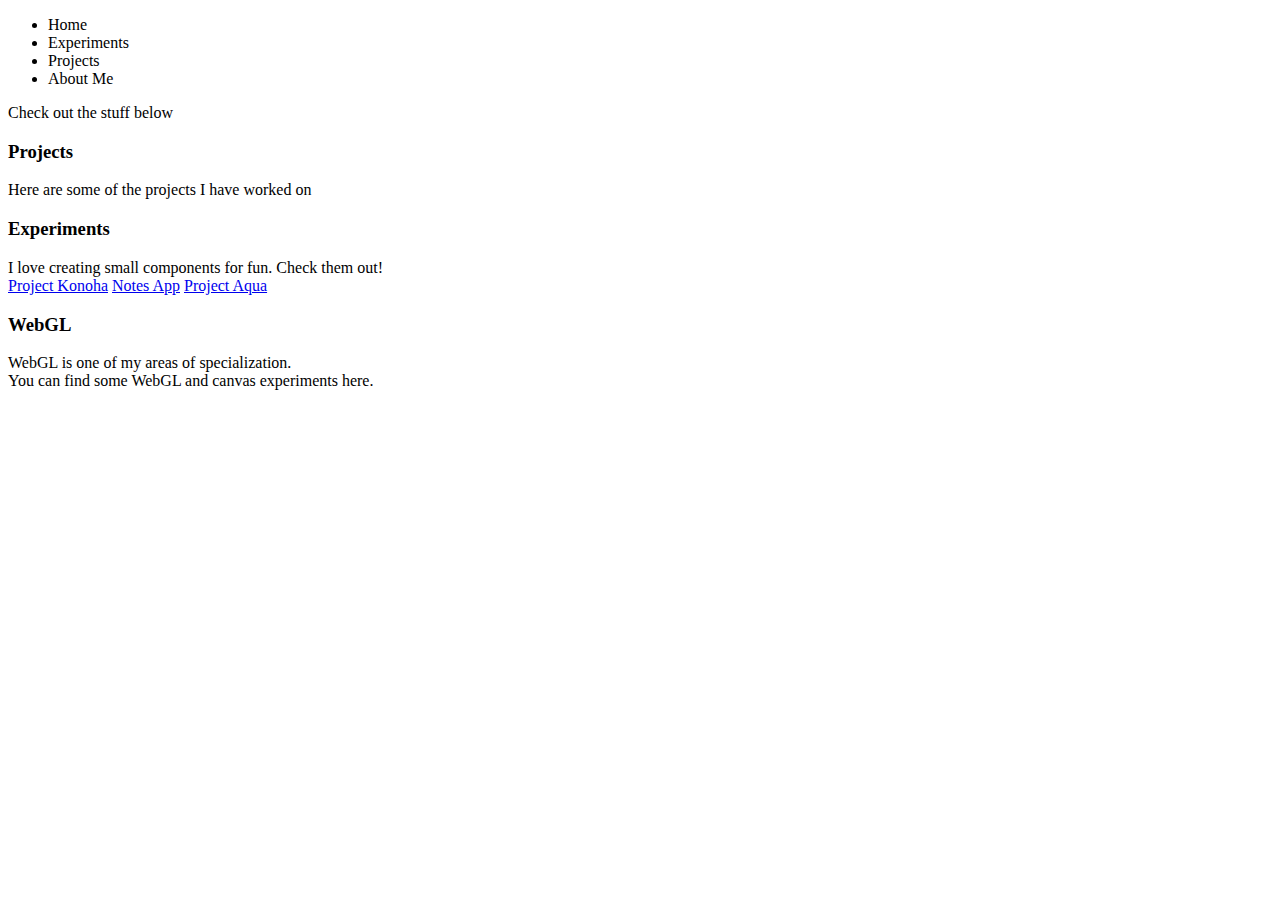
<file: index.html>
<!DOCTYPE html>
<html>
    <head>
        <title>CreatedWithCode</title>
        <meta name="author" content="consolenine">
        <meta name="description" content="Under construction">
        <meta name="keywords" content="HTML, CSS, JavaScript, web development, website, code">
        <link rel="stylesheet" href="styles/landing.css">
    </head>
    <body>
        <div id="header">
            <ul id="menu">
                <li>Home</li>
                <li>Experiments</li>
                <li>Projects</li>
                <li>About Me</li>
            </ul>
            
        </div>
        <div class="container-upper">
            <div class="page-heading">Check out the stuff below</div>
        </div>
        <div class="container-lower">
            <div class="thumb-Projects">
                <h3>Projects</h3>
                <p>Here are some of the projects I have worked on</p>
            </div>
            <div class="thumb-Experiments">
                <h3>Experiments</h3>
                <p>
                    I love creating small components for fun. Check them out!<br>
                    <a href="./projects/projectKonoha/index.html">Project Konoha</a>
                    <a href="./projects/notesApp/index.html">Notes App</a>
                    <a href="./projects/ProjectAqua/index.html">Project Aqua</a>
                </p>
            </div>
            <div class="thumb-WebGL">
                <h3>WebGL</h3>
                <p>WebGL is one of my areas of specialization. <br>You can find some WebGL and canvas experiments here.</p>
            </div>
        </div>
    </body>
</html>
</file>
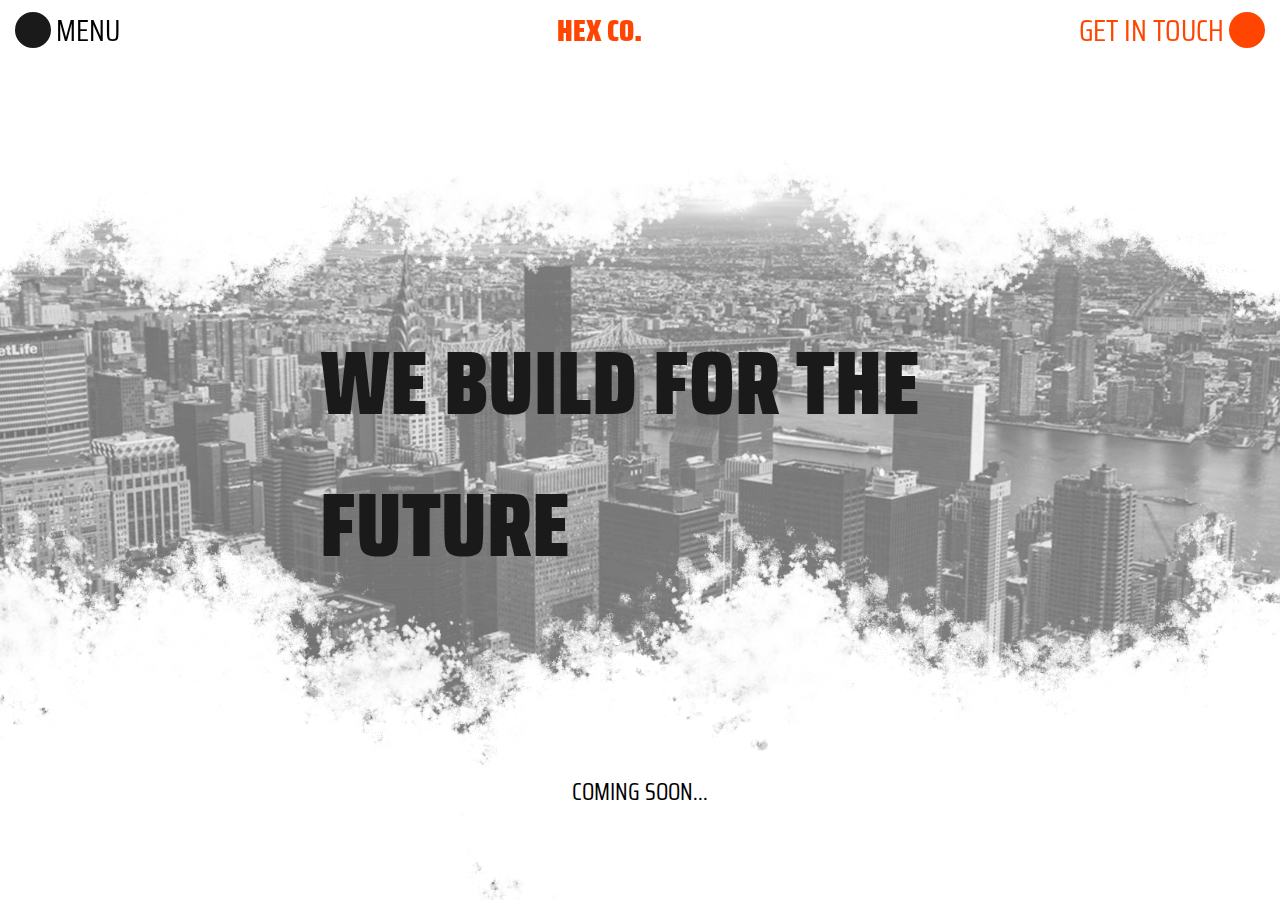
<file: clientSample/index.html>
<!DOCTYPE html>
<html>
    <head>
        <title>Hex Corporations - Best Construction Solutions</title>
        <meta charset="utf-8">
        <meta name="viewport" content="width=device-width, initial-scale=1">
        <link rel="stylesheet" href="./common.css">
        <link rel="stylesheet" href="./index.css">
    </head>
    <body>
        <header>
            <div class="headerMenuBtn thm-black" id="headerMenuBtn">
                <div class="circle-div hmb-circle"></div>
                <span>MENU</span>
            </div>
            <div class="headerLogo thm-orange">
                <span>HEX CO.</span>
            </div>
            <div class="headerContactBtn thm-orange" id="headerContactBtn">
                <span>GET IN TOUCH</span>
                <div class="circle-div hcb-circle"></div>
            </div>
        </header>
        <div class="h-menuExpanded inactive">
            <div>HOME</div>
            <div>PROJECTS</div>
            <div>SERVICES</div>
            <div>ABOUT US</div>
            <div>HELP</div>
        </div>
        <div class="h-contactExpanded inactive">
            <div>CALL</div>
            <div>EMAIL</div>
            <div>OFFICE ADDRESS</div>
        </div>
        <div class="home-section-1">
            <h1>WE BUILD FOR THE FUTURE</h1>
            <div class="hs-1-exploreBtn">
                <div class="hseb-txt">COMING SOON...</div>
                <div class="hseb-shape">
                    <div class="hsebs-left"></div>
                    <div class="hsebs-right"></div>
                </div>
            </div>
        </div>
    </body>
</html>
</file>
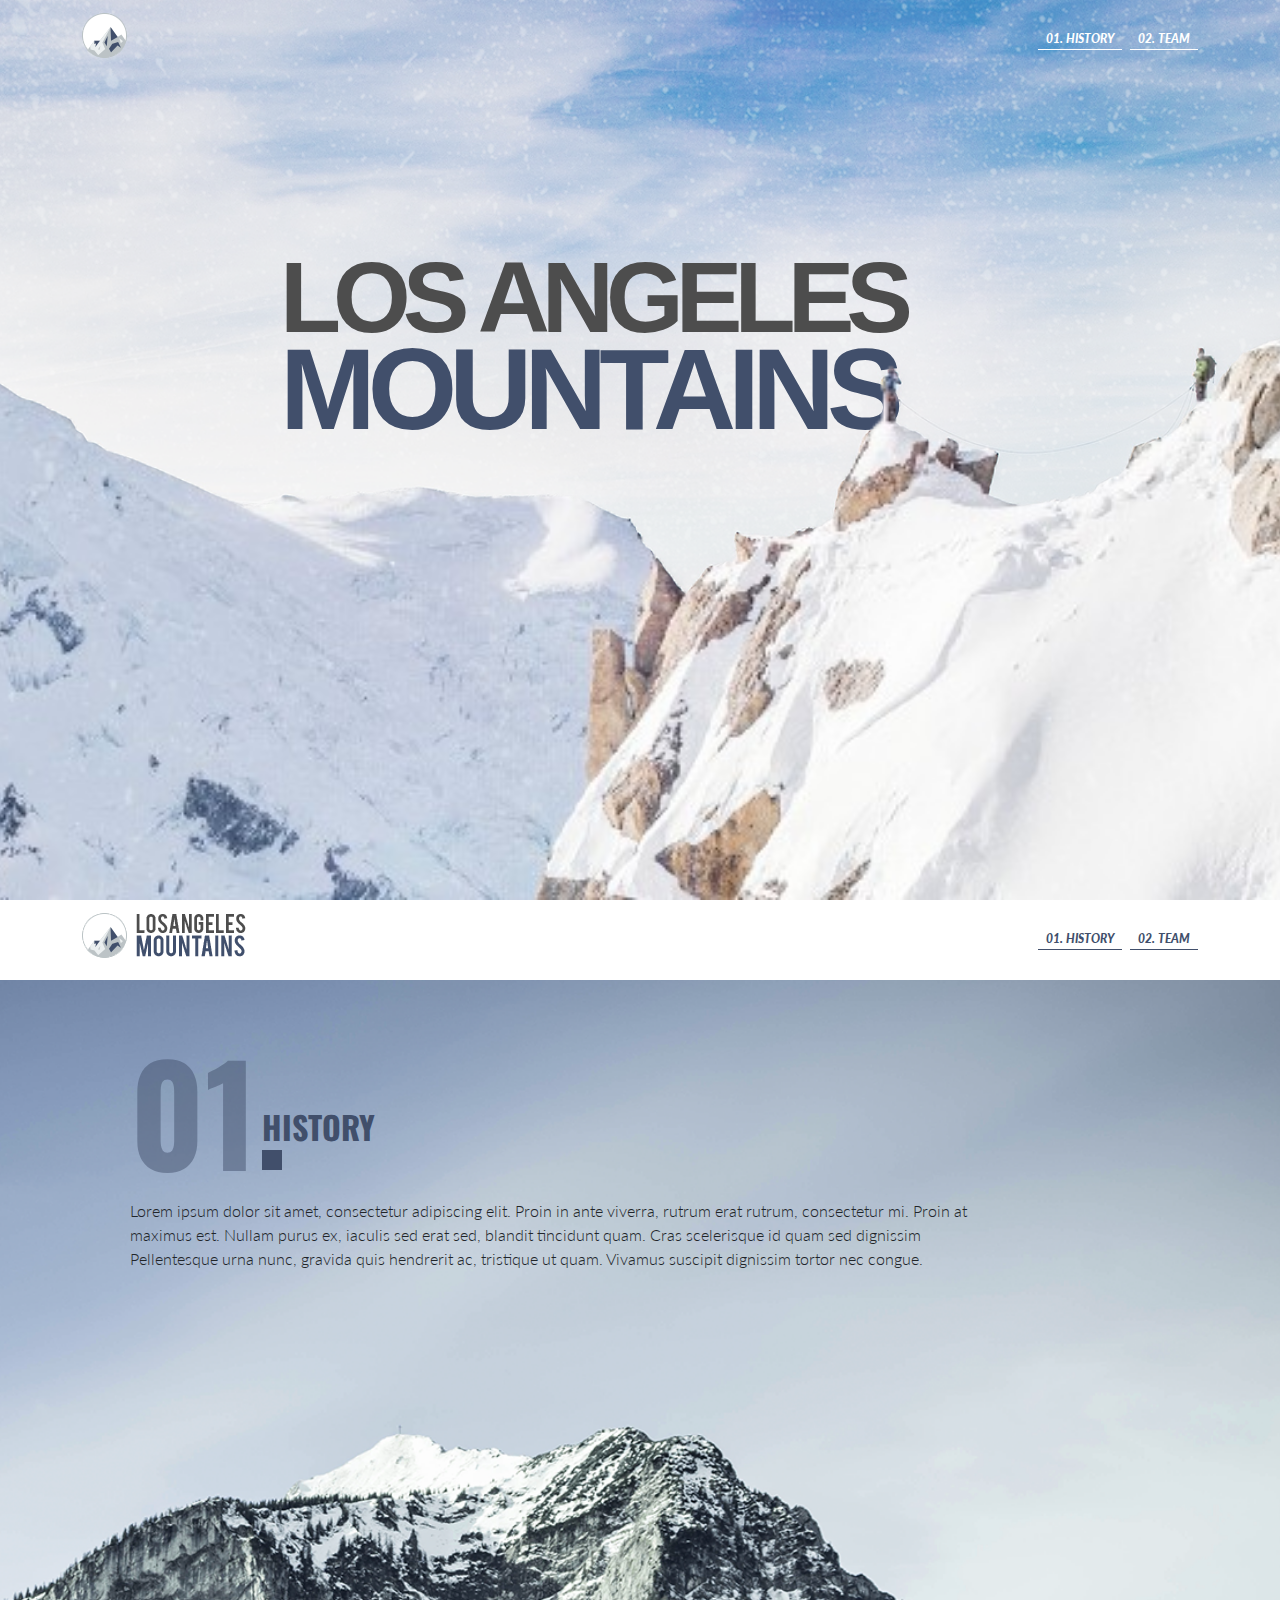
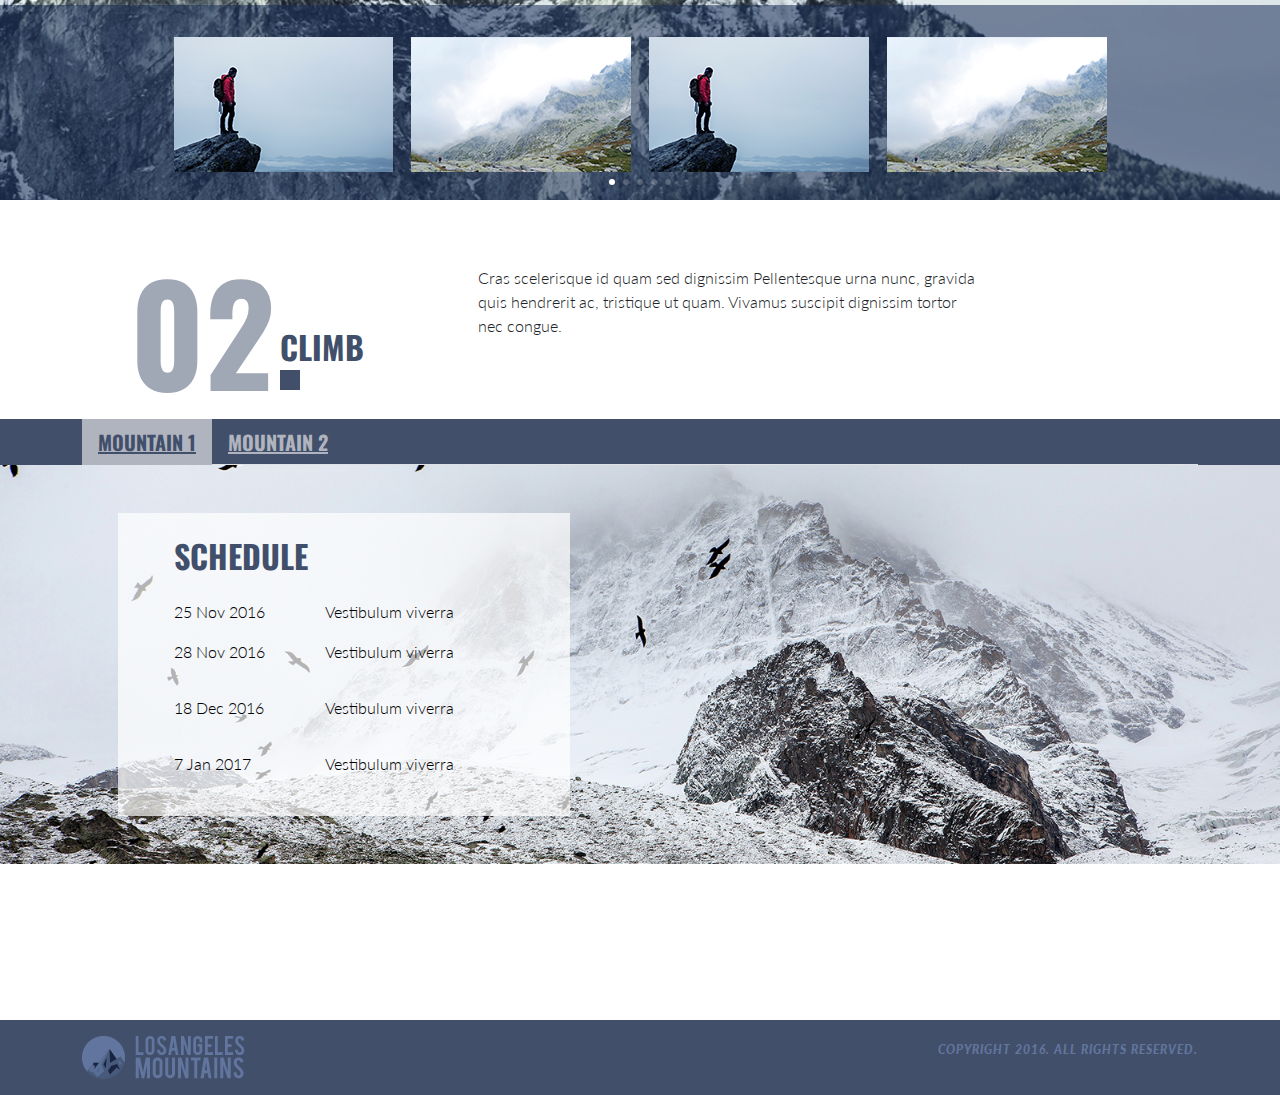
<file: coalition_tech_assignment/frontend_test/index.html>
<!DOCTYPE html>
<html lang="en">
<head>
    <meta charset="UTF-8">
    <meta name="viewport" content="width=device-width, initial-scale=1.0">
    <title>CT_Skilltest_V3</title>
    <link rel="shortcut icon" href="favicon.ico" type="image/x-icon">
    <link href="https://cdn.jsdelivr.net/npm/bootstrap@5.3.3/dist/css/bootstrap.min.css" rel="stylesheet" crossorigin="anonymous">
    <link rel="stylesheet" href="https://cdn.jsdelivr.net/npm/swiper@11/swiper-bundle.min.css"/>
    <link rel="stylesheet" href="assets/styles/main.css">
</head>
<body>
    <main>
        <section id="hero">
            <nav class="navbar navbar-expand-lg bg-body-transparent">
                <div class="container-lg justify-content-between">
                    <a class="navbar-brand" href="#"><img src="assets/media/icons/Logo.png" alt="Logo" class="img-fluid"></a>
                    <button class="navbar-toggler" type="button" data-bs-toggle="collapse" data-bs-target="#navbarSupportedContent" aria-controls="navbarSupportedContent" aria-expanded="false" aria-label="Toggle navigation">
                        <span class="navbar-toggler-icon"></span>
                    </button>
                    <div class="collapse navbar-collapse justify-content-end" id="navbarSupportedContent">
                        <ul class="navbar-nav mb-2 mb-lg-0 gap-2">
                        <li class="nav-item">
                            <a class="nav-link" aria-current="page" href="#history">01. HISTORY</a>
                        </li>
                        <li class="nav-item">
                            <a class="nav-link" href="#team">02. TEAM</a>
                        </li>
                        </ul>
                    </div>
                </div>
            </nav>
            <div class="container-lg content">
                <div class="row offset-md-2">
                    <h2>LOS ANGELES</h2>
                    <h2>MOUNTAINS</h2>
                </div>
            </div>
        </section>
        <header>
            <nav class="navbar navbar-expand-lg bg-white">
                <div class="container-lg justify-content-between">
                    <a class="navbar-brand" href="#"><img src="assets/media/icons/logo_full.png" alt="Logo" class="img-fluid"></a>
                    <button class="navbar-toggler" type="button" data-bs-toggle="collapse" data-bs-target="#navbarSupportedContent1" aria-controls="navbarSupportedContent" aria-expanded="false" aria-label="Toggle navigation">
                        <span class="navbar-toggler-icon"></span>
                    </button>
                    <div class="collapse navbar-collapse justify-content-end" id="navbarSupportedContent1">
                        <ul class="navbar-nav mb-2 mb-lg-0 gap-2">
                        <li class="nav-item">
                            <a class="nav-link" aria-current="page" href="#history">01. HISTORY</a>
                        </li>
                        <li class="nav-item">
                            <a class="nav-link" href="#team">02. TEAM</a>
                        </li>
                        </ul>
                    </div>
                </div>
            </nav>
        </header>
        <section id="history">
            <div class="container-lg h-100">
                <div class="row h-100 flex-column justify-content-between px-2 px-lg-5">
                    <div class="col-lg-10 pt-5">
                        <h4>01 <span>HISTORY</span></h4>
                        <p>
                            Lorem ipsum dolor sit amet, consectetur adipiscing elit. Proin in ante viverra, rutrum erat rutrum, consectetur mi. Proin at maximus est. Nullam purus ex, iaculis sed erat sed, blandit tincidunt quam. Cras scelerisque id quam sed dignissim Pellentesque urna nunc, gravida quis hendrerit ac, tristique ut quam. Vivamus suscipit dignissim tortor nec congue. 
                        </p>
                    </div>
                    <div class="col-11 align-self-center">
                        <div class="swiper-bg"></div>
                        <div class="swiper pt-4">
                            <div class="swiper-wrapper">
                                <!-- Slides -->
                                <div class="swiper-slide">
                                    <img src="assets/media/images/carousel_odd.png" alt="" srcset="">
                                </div>
                                <div class="swiper-slide">
                                    <img src="assets/media/images/carousel_even.png" alt="" srcset="">
                                </div>
                                <div class="swiper-slide">
                                    <img src="assets/media/images/carousel_odd.png" alt="" srcset="">
                                </div>
                                <div class="swiper-slide">
                                    <img src="assets/media/images/carousel_even.png" alt="" srcset="">
                                </div>
                                <div class="swiper-slide">
                                    <img src="assets/media/images/carousel_odd.png" alt="" srcset="">
                                </div>
                            </div>

                            <div class="swiper-pagination"></div>
                        </div>
                    </div>
                </div>
            </div>
        </section>
        <section id="team">
            <div class="container-lg">
                <div class="row align-items-center px-2 px-lg-5">
                    <div class="col-lg-4 mt-5">
                        <h4>02 <span>CLIMB</span></h4>
                    </div>
                    <div class="col-lg-6">
                        <p>
                            Cras scelerisque id quam sed dignissim Pellentesque urna nunc, gravida quis hendrerit ac, tristique ut quam. Vivamus suscipit dignissim tortor nec congue. 
                        </p>
                    </div>
                </div>
            </div>
            <div class="tab-root d-none d-md-block">
                <div class="container-lg">
                    <ul class="nav nav-tabs" id="mountain-tabs" role="tablist">
                        <li class="nav-item" role="presentation">
                            <button class="nav-link active" id="mountain-1-tab" data-bs-toggle="tab" data-bs-target="#mountain-1-pane" type="button" role="tab" aria-controls="mountain-1-pane" aria-selected="true">MOUNTAIN 1</button>
                        </li>
                        <li class="nav-item" role="presentation">
                            <button class="nav-link" id="mountain-2-tab" data-bs-toggle="tab" data-bs-target="#mountain-2-pane" type="button" role="tab" aria-controls="mountain-1-pane" aria-selected="false">MOUNTAIN 2</button>
                        </li>
                    </ul>
                </div>
            </div>
            <div class="tab-content d-none d-md-block" id="myTabContent">
                <div class="tab-pane fade show active pb-5" id="mountain-1-pane" role="tabpanel" aria-labelledby="mountain-1-tab" tabindex="0" style="background-image: url(assets/media/images/tab-1-bg.png);">
                    <div class="container-lg">
                        <div class="row px-2 ps-lg-5 pt-5">
                            <div class="schedule-table col-md-5 px-2 px-lg-5 py-3">
                                <table class="table table-borderless">
                                    <thead>
                                      <tr>
                                        <th colspan="2"><h5>SCHEDULE</h5></th>
                                      </tr>
                                    </thead>
                                    <tbody>
                                        <tr>
                                            <td>25 Nov 2016</td>
                                            <td>Vestibulum viverra</td>
                                        </tr>
                                        <tr>
                                            <td>28 Nov 2016</td>
                                            <td>Vestibulum viverra</td>
                                        </tr>
                                        <tr>
                                            <td class="pt-4">18 Dec 2016</td>
                                            <td class="pt-4">Vestibulum viverra</td>
                                        </tr>
                                        <tr>
                                            <td class="pt-4">7 Jan 2017</td>
                                            <td class="pt-4">Vestibulum viverra</td>
                                        </tr>
                                    </tbody>
                                  </table>
                            </div>
                        </div>
                    </div>
                </div>
                <div class="tab-pane fade pb-5" id="mountain-2-pane" role="tabpanel" aria-labelledby="mountain-2-tab" tabindex="1" style="background-image: url(assets/media/images/tab-2-bg.png);">
                    <div class="container-lg">
                        <div class="row px-2 ps-lg-5  pt-5">
                            <div class="schedule-table col-md-5 px-2 px-lg-5 py-3">
                                <table class="table table-borderless">
                                    <thead>
                                      <tr>
                                        <th colspan="2"><h5>SCHEDULE</h5></th>
                                      </tr>
                                    </thead>
                                    <tbody>
                                        <tr>
                                            <td>17 Nov 2016</td>
                                            <td>Vestibulum viverra</td>
                                        </tr>
                                        <tr>
                                            <td>13 Dec 2016</td>
                                            <td>Vestibulum viverra</td>
                                        </tr>
                                        <tr>
                                            <td class="pt-4">28 Dec 2016</td>
                                            <td class="pt-4">Vestibulum viverra</td>
                                        </tr>
                                        <tr>
                                            <td class="pt-4">9 Feb 2017</td>
                                            <td class="pt-4">Vestibulum viverra</td>
                                        </tr>
                                    </tbody>
                                  </table>
                            </div>
                        </div>
                    </div>
                </div>
            </div>
            <div class="accordion d-md-none" id="teamAccordion">
                <div class="accordion-item">
                    <h2 class="accordion-header">
                        <button class="accordion-button" type="button" data-bs-toggle="collapse" data-bs-target="#mountain1" aria-expanded="true" aria-controls="mountain1">
                        MOUNTAIN 1
                        </button>
                    </h2>
                    <div id="mountain1" class="accordion-collapse collapse show" data-bs-parent="#teamAccordion">
                        <div class="accordion-body p-0">
                            <div class="pb-5" style="background-image: url(assets/media/images/tab-1-bg.png);">
                                <div class="container-lg">
                                    <div class="row px-2 ps-lg-5 pt-5">
                                        <div class="schedule-table col-md-5 px-2 px-lg-5 py-3">
                                            <table class="table table-borderless">
                                                <thead>
                                                  <tr>
                                                    <th colspan="2"><h5>SCHEDULE</h5></th>
                                                  </tr>
                                                </thead>
                                                <tbody>
                                                    <tr>
                                                        <td>25 Nov 2016</td>
                                                        <td>Vestibulum viverra</td>
                                                    </tr>
                                                    <tr>
                                                        <td>28 Nov 2016</td>
                                                        <td>Vestibulum viverra</td>
                                                    </tr>
                                                    <tr>
                                                        <td class="pt-4">18 Dec 2016</td>
                                                        <td class="pt-4">Vestibulum viverra</td>
                                                    </tr>
                                                    <tr>
                                                        <td class="pt-4">7 Jan 2017</td>
                                                        <td class="pt-4">Vestibulum viverra</td>
                                                    </tr>
                                                </tbody>
                                              </table>
                                        </div>
                                    </div>
                                </div>
                            </div>
                        </div>
                    </div>
                </div>
                <div class="accordion-item">
                    <h2 class="accordion-header">
                        <button class="accordion-button" type="button" data-bs-toggle="collapse" data-bs-target="#mountain2" aria-expanded="false" aria-controls="mountain2">
                        MOUNTAIN 2
                        </button>
                    </h2>
                    <div id="mountain2" class="accordion-collapse collapse" data-bs-parent="#teamAccordion">
                        <div class="accordion-body p-0">
                            <div class="pb-4" style="background-image: url(assets/media/images/tab-2-bg.png);">
                                <div class="container-lg">
                                    <div class="row px-2 ps-lg-5  pt-5">
                                        <div class="schedule-table col-md-5 px-2 px-lg-5 py-3">
                                            <table class="table table-borderless">
                                                <thead>
                                                  <tr>
                                                    <th colspan="2"><h5>SCHEDULE</h5></th>
                                                  </tr>
                                                </thead>
                                                <tbody>
                                                    <tr>
                                                        <td>17 Nov 2016</td>
                                                        <td>Vestibulum viverra</td>
                                                    </tr>
                                                    <tr>
                                                        <td>13 Dec 2016</td>
                                                        <td>Vestibulum viverra</td>
                                                    </tr>
                                                    <tr>
                                                        <td class="pt-4">28 Dec 2016</td>
                                                        <td class="pt-4">Vestibulum viverra</td>
                                                    </tr>
                                                    <tr>
                                                        <td class="pt-4">9 Feb 2017</td>
                                                        <td class="pt-4">Vestibulum viverra</td>
                                                    </tr>
                                                </tbody>
                                              </table>
                                        </div>
                                    </div>
                                </div>
                            </div>
                        </div>
                    </div>
                </div>
            </div>
        </section>
    </main>
    <footer>
        <div class="container-lg py-3">
            <div class="row h-100 justify-content-between align-items-center">
                <div class="col-auto">
                    <img src="assets/media/icons/logo_v2.png" alt="" class="img-fluid">
                </div>
                <div class="col-auto">
                    <p>COPYRIGHT 2016. ALL RIGHTS RESERVED.</p>
                </div>
            </div>
        </div>
    </footer>
    <script src="https://cdn.jsdelivr.net/npm/bootstrap@5.3.3/dist/js/bootstrap.bundle.min.js" crossorigin="anonymous"></script>
    <script src="https://cdn.jsdelivr.net/npm/swiper@11/swiper-bundle.min.js"></script>
    <script src="assets/scripts/main.js"></script>
</body>
</html>
</file>
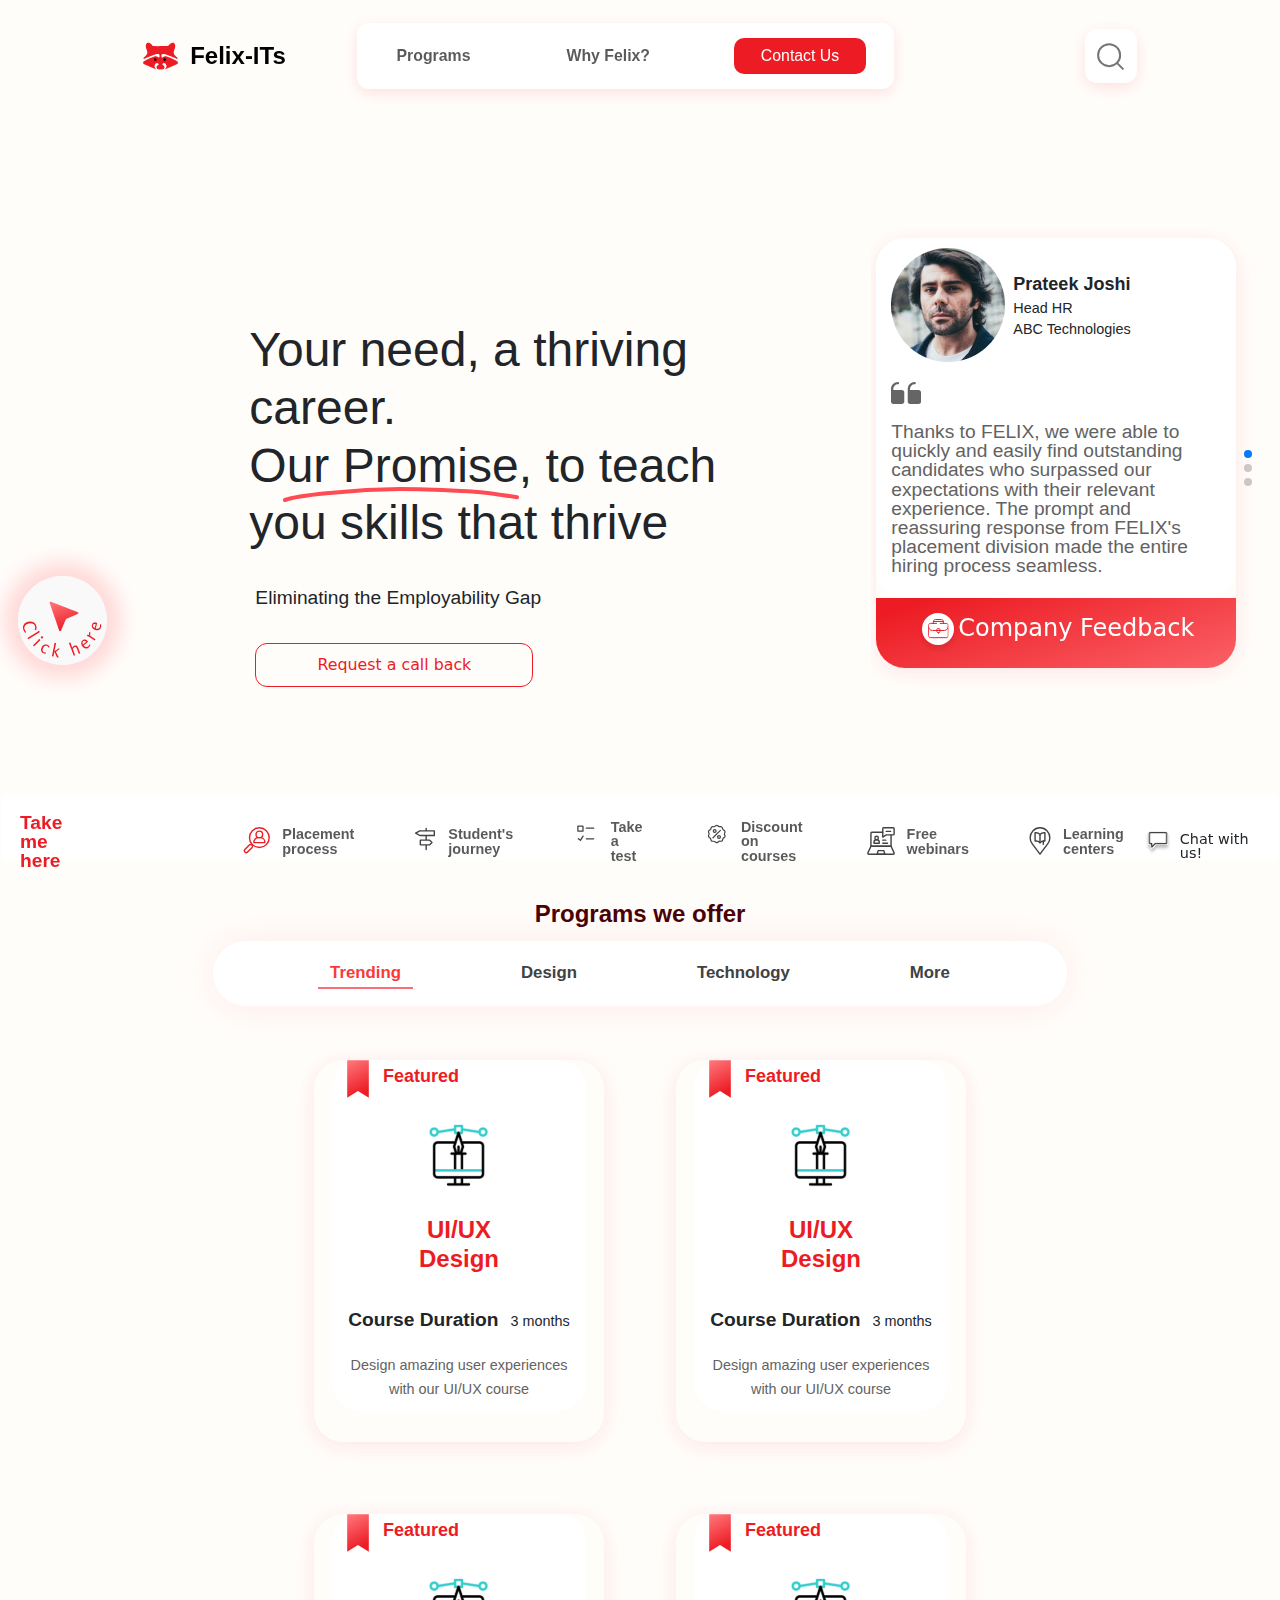
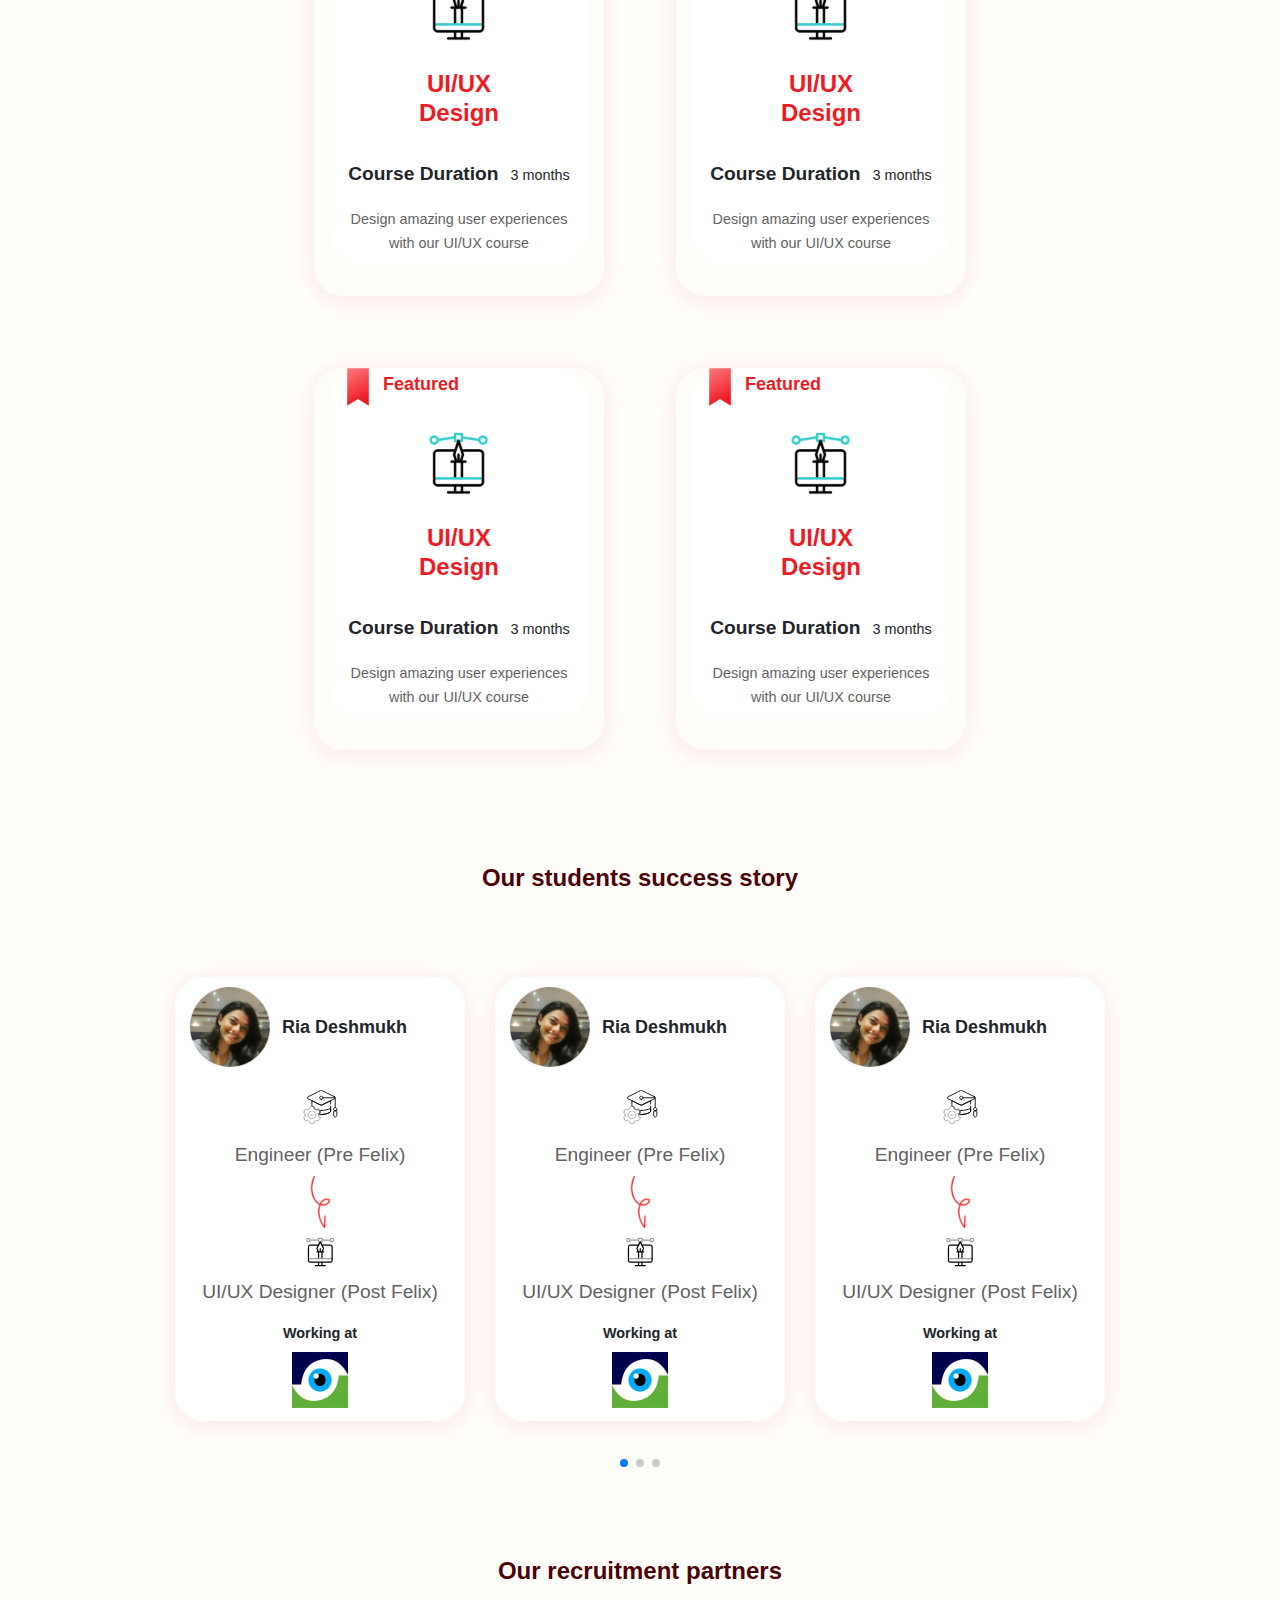
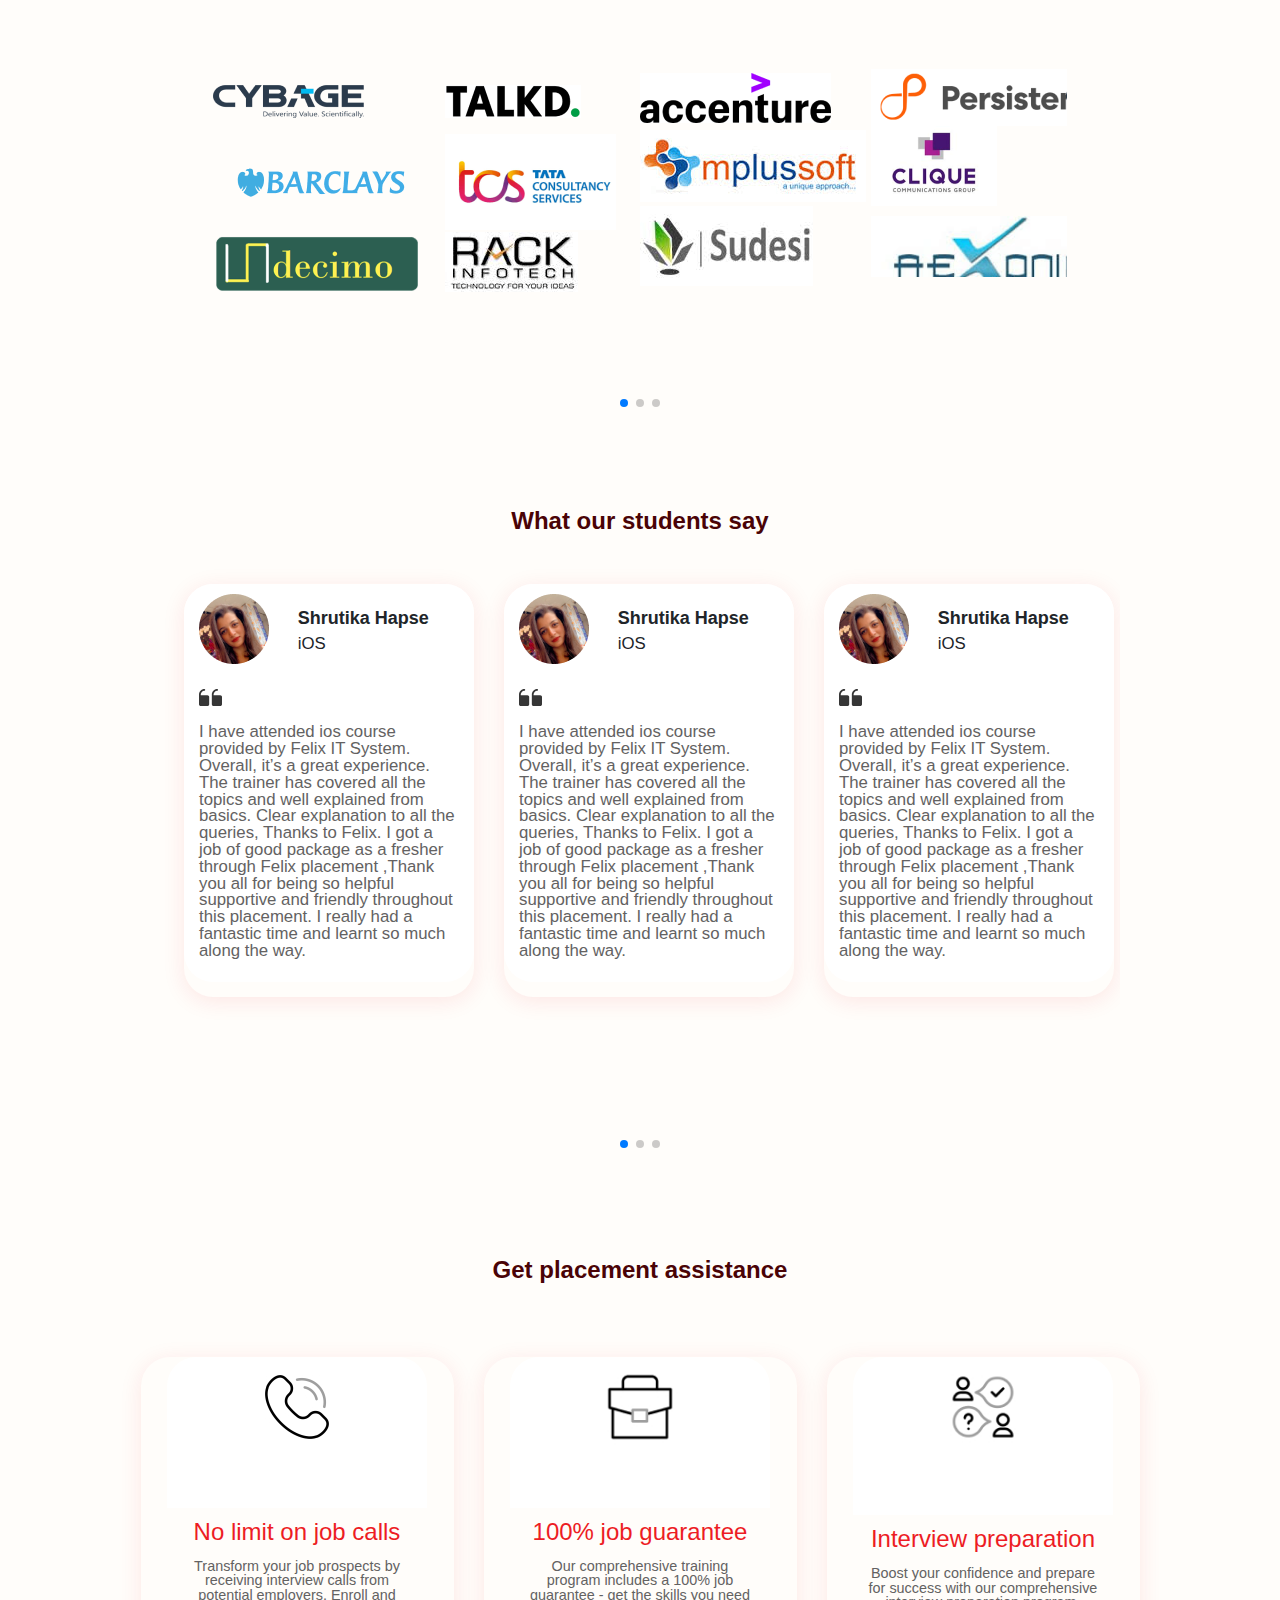
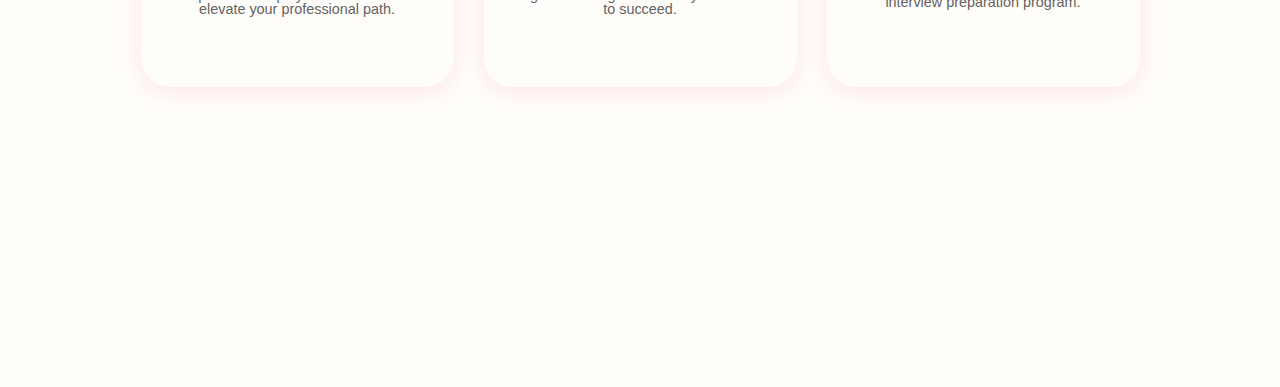
<file: projects/Felix/index.html>
<!DOCTYPE html>
<html>
    <head>
        <meta charset="utf-8">
        <meta http-equiv="X-UA-Compatible" content="IE=edge">
        <title></title>
        <meta name="description" content="">
        <meta name="viewport" content="width=device-width, initial-scale=1">
        <link href="https://cdn.jsdelivr.net/npm/bootstrap@5.0.2/dist/css/bootstrap.min.css" rel="stylesheet" crossorigin="anonymous">
        <link rel="stylesheet" href="https://cdn.jsdelivr.net/npm/swiper@9/swiper-bundle.min.css"/>
        <link rel="stylesheet" href="assets/css/custom.css">
    </head>
    <body class="w-100 h-100">
        <!-- Header -->
        <header>
            <nav class="navbar navbar-expand-lg navbar-light">
                <div class="container-fluid justify-content-between">
                  <a class="navbar-brand d-flex align-items-center gap-2 metropolis fw-600 d-lg-none" href="/"><img src="assets/images/logo.svg" width="48px" alt=""><div>Felix-ITs</div></a>
                  <a class="navbar-brand d-none d-lg-flex align-items-center gap-2 metropolis fw-600" href="/"><img src="assets/images/logo.svg" width="59px" height="46px" alt=""><div>Felix-ITs</div></a>
                  <div class="d-flex d-lg-none align-items-center">
                    <div class="d-lg-none">
                        <svg width="40" height="40" viewBox="0 0 40 40" fill="none" xmlns="http://www.w3.org/2000/svg">
                            <circle cx="20" cy="20" r="20" fill="#ED1C24"/>
                            <g clip-path="url(#clip0_2005_2272)">
                            <path d="M28.9964 24.2022L26.1524 22.0242C25.6034 21.6033 24.9138 21.4091 24.2258 21.4818C23.5379 21.5545 22.9041 21.8884 22.4552 22.4148L21.7532 23.2392C19.6324 22.1156 17.8979 20.3811 16.7744 18.2604L17.597 17.5584C18.1238 17.1103 18.4584 16.4769 18.5314 15.7891C18.6045 15.1013 18.4104 14.4117 17.9894 13.863L15.8114 11.0172C15.5818 10.717 15.2919 10.4683 14.9602 10.2872C14.6285 10.1061 14.2624 9.99667 13.8858 9.96596C13.5091 9.93525 13.1302 9.98395 12.7736 10.1089C12.4169 10.2339 12.0905 10.4323 11.8154 10.6914L10.7966 11.6508C10.5283 11.901 10.3142 12.2036 10.1674 12.5398C10.0207 12.876 9.94442 13.2388 9.94336 13.6056C10.0265 17.9417 11.8085 22.072 14.906 25.1076C17.9499 28.2086 22.0954 29.9819 26.4404 30.0414H26.4458C26.8106 30.039 27.1712 29.9623 27.5054 29.8159C27.8397 29.6695 28.1406 29.4565 28.3898 29.19L29.3222 28.1946C29.5807 27.9196 29.7788 27.5935 29.9035 27.2373C30.0283 26.8811 30.077 26.5027 30.0465 26.1265C30.0159 25.7503 29.9069 25.3846 29.7263 25.0532C29.5457 24.7218 29.2959 24.4319 28.9964 24.2022ZM28.01 26.9616L27.0776 27.957C26.9975 28.0468 26.8994 28.1186 26.7895 28.1676C26.6797 28.2167 26.5606 28.2418 26.4404 28.2414C22.5727 28.1832 18.8848 26.5987 16.1804 23.8332C13.4166 21.1354 11.8231 17.4598 11.7434 13.5984C11.7443 13.4784 11.7703 13.36 11.8196 13.2506C11.8688 13.1412 11.9404 13.0432 12.0296 12.963L13.0502 12.0018C13.2157 11.8444 13.4355 11.7567 13.664 11.757C13.6892 11.757 13.7162 11.757 13.7396 11.7606C13.8653 11.77 13.9876 11.806 14.0983 11.8662C14.2091 11.9264 14.3059 12.0094 14.3822 12.1098L16.5602 14.9592C16.7006 15.1419 16.7655 15.3715 16.7414 15.6007C16.7172 15.8298 16.606 16.041 16.4306 16.1904L15.0806 17.3424C14.9331 17.4679 14.8301 17.6377 14.7869 17.8264C14.7438 18.0152 14.7628 18.2129 14.8412 18.39C16.2072 21.3978 18.6176 23.8081 21.6254 25.1742C21.8024 25.2529 22.0002 25.272 22.189 25.2289C22.3779 25.1857 22.5477 25.0825 22.673 24.9348L23.825 23.5848C23.9736 23.4083 24.1847 23.2962 24.4142 23.2717C24.6436 23.2472 24.8736 23.3123 25.0562 23.4534L27.9038 25.6332C28.004 25.7096 28.0871 25.8062 28.1476 25.9168C28.208 26.0274 28.2446 26.1495 28.2547 26.2751C28.2649 26.4008 28.2486 26.5271 28.2067 26.646C28.1648 26.7649 28.0984 26.8737 28.0118 26.9652L28.01 26.9616Z" fill="white"/>
                            </g>
                            <defs>
                            <clipPath id="clip0_2005_2272">
                            <rect width="22" height="22" fill="white" transform="translate(9 9)"/>
                            </clipPath>
                            </defs>
                        </svg>                        
                      </div>
                      <button class="navbar-toggler" onclick="$(this).toggleClass('active')" type="button" data-bs-toggle="collapse" data-bs-target="#navbarSupportedContent" aria-controls="navbarSupportedContent" aria-expanded="false" aria-label="Toggle navigation">
                        <svg width="40" height="40" viewBox="0 0 40 40" fill="none" xmlns="http://www.w3.org/2000/svg">
                            <circle cx="20" cy="20" r="19.5" fill="white" stroke="#ED1C24"/>
                            <path d="M17 20L29 20" stroke="#ED1C24" stroke-width="2" stroke-linecap="round" stroke-linejoin="round"/>
                            <path d="M11 14H29" stroke="#ED1C24" stroke-width="2" stroke-linecap="round" stroke-linejoin="round"/>
                            <path d="M11 26H29" stroke="#ED1C24" stroke-width="2" stroke-linecap="round" stroke-linejoin="round"/>
                        </svg>                        
                      </button>
                  </div>
                  <div class="collapse navbar-collapse justify-content-between" id="navbarSupportedContent">
                    <ul class="navbar-nav me-auto mb-2 mb-lg-0 poppins fw-600 align-items-center gap-2 gap-lg-4 gap-xl-5">
                      <li class="nav-item">
                        <a class="nav-link" aria-current="page" href="#">Programs</a>
                      </li>
                      <li class="nav-item">
                        <a class="nav-link" href="#">Why Felix?</a>
                      </li>
                      <li class="nav-item d-flex align-items-center">
                        <a class="btn btn-primary" href="#" role="button">Contact Us</a>
                      </li>
                    </ul>
                  </div>
                  <form class="d-none d-lg-flex">
                    <button class="btn search-btn bg-white d-flex align-items-center justify-content-center" type="search">
                      <img src="assets/images/search.svg" width="33px" height="33px" alt="">
                    </button>
                  </form>
                </div>
            </nav>
        </header>
        <!-- Bottom Header -->
        <div class="header-bottom">
            <nav class="navbar navbar-expand-lg navbar-light">
                <div class="container-fluid justify-content-between">
                  <div class="collapse navbar-collapse justify-content-between gap-5 flex-grow-0" id="navbarSupportedContent">
                    <div class="txt-accent poppins fw-700" style="font-size: 0.8rem;">Take me here</div>
                    <ul class="navbar-nav me-auto mb-2 mb-lg-0 poppins fw-600 align-items-center ms-5 gap-2 gap-lg-4">
                      <li class="nav-item ms-3">
                        <a class="nav-link d-flex gap-2" aria-current="page" href="#">
                            <svg width="28" height="28" viewBox="0 0 28 28" fill="none" xmlns="http://www.w3.org/2000/svg">
                                <mask id="mask0_1008_2484" style="mask-type:luminance" maskUnits="userSpaceOnUse" x="0" y="0" width="28" height="28">
                                <path d="M0 1.90735e-06H28V28H0V1.90735e-06Z" fill="white"/>
                                </mask>
                                <g mask="url(#mask0_1008_2484)">
                                <path d="M20.6172 7.38281C20.6172 9.19499 19.1481 10.6641 17.3359 10.6641C15.5238 10.6641 14.0547 9.19499 14.0547 7.38281C14.0547 5.57063 15.5238 4.10156 17.3359 4.10156C19.1481 4.10156 20.6172 5.57063 20.6172 7.38281Z" stroke="#ED1C24" stroke-width="1.4" stroke-miterlimit="10" stroke-linecap="round" stroke-linejoin="round"/>
                                <path d="M27.1797 10.6641C27.1797 16.1006 22.7725 20.5078 17.3359 20.5078C11.8994 20.5078 7.49219 16.1006 7.49219 10.6641C7.49219 5.22752 11.8994 0.820312 17.3359 0.820312C22.7725 0.820312 27.1797 5.22752 27.1797 10.6641Z" stroke="#ED1C24" stroke-width="1.4" stroke-miterlimit="10" stroke-linecap="round" stroke-linejoin="round"/>
                                <path d="M18.4297 10.6641H16.2422C13.8259 10.6641 11.8672 12.6228 11.8672 15.0391V15.5859H22.8047V15.0391C22.8047 12.6228 20.8459 10.6641 18.4297 10.6641Z" stroke="#ED1C24" stroke-width="1.4" stroke-miterlimit="10" stroke-linecap="round" stroke-linejoin="round"/>
                                <path d="M9.9536 20.6991L5.53573 25.117C4.80373 25.849 3.61694 25.849 2.88494 25.117C2.15294 24.385 2.15294 23.1983 2.88494 22.4663L7.30288 18.0484C8.03488 17.3163 9.2216 17.3163 9.9536 18.0484C10.6856 18.7804 10.6856 19.9671 9.9536 20.6991Z" stroke="#ED1C24" stroke-width="1.4" stroke-miterlimit="10" stroke-linecap="round" stroke-linejoin="round"/>
                                </g>
                            </svg>
                            <div>Placement<br>process</div>
                        </a>
                      </li>
                      <li class="nav-item">
                        <a class="nav-link d-flex gap-2" aria-current="page" href="#">
                            <svg width="22" height="24" viewBox="0 0 22 24" fill="none" xmlns="http://www.w3.org/2000/svg">
                                <path d="M12.1641 1.5V3.83333M12.1641 8.5V13.1667M12.1641 17.8333V22.5M6.33073 17.8333H15.6641L17.9974 15.5L15.6641 13.1667H6.33073V17.8333ZM20.3307 8.5H5.81222L1.66406 6.16667L5.81222 3.83333H20.3307V8.5Z" stroke="#434242" stroke-width="1.4" stroke-linecap="round" stroke-linejoin="round"/>
                            </svg>                                
                            <div>Student's<br>journey</div>
                        </a>
                      </li>
                      <li class="nav-item">
                        <a class="nav-link d-flex gap-2" aria-current="page" href="#">
                            <svg width="28" height="28" viewBox="0 0 28 28" fill="none" xmlns="http://www.w3.org/2000/svg">
                                <mask id="path-1-inside-1_1008_2502" fill="white">
                                <rect x="4.66406" y="4.66602" width="7" height="7" rx="1"/>
                                </mask>
                                <rect x="4.66406" y="4.66602" width="7" height="7" rx="1" stroke="#434242" stroke-width="2.8" mask="url(#path-1-inside-1_1008_2502)"/>
                                <path d="M14.5859 7.58398H22.7526" stroke="#434242" stroke-width="1.4" stroke-linecap="round"/>
                                <path d="M14.5859 19.25H22.7526" stroke="#434242" stroke-width="1.4" stroke-linecap="round"/>
                                <path d="M5.83594 19.2507C6.41927 19.834 7.58594 20.4173 8.16927 21.0007L11.0859 16.334" stroke="#434242" stroke-width="1.4" stroke-linecap="round" stroke-linejoin="round"/>
                            </svg>                                
                            <div>Take<br>a test</div>
                        </a>
                      </li>
                      <li class="nav-item">
                        <a class="nav-link d-flex gap-2" aria-current="page" href="#">
                            <svg width="28" height="28" viewBox="0 0 28 28" fill="none" xmlns="http://www.w3.org/2000/svg">
                                <path d="M20.2503 6.75039L20.6878 8.06289C20.8153 8.47839 21.0788 8.83893 21.4359 9.08664L22.5428 9.83039C22.9144 10.0798 23.1892 10.4491 23.3214 10.8767C23.4535 11.3042 23.4351 11.7642 23.269 12.1798L22.8315 13.2429C22.6411 13.7129 22.6411 14.2386 22.8315 14.7085L23.269 15.7454C23.4347 16.1526 23.4583 16.6038 23.3361 17.0261C23.2138 17.4484 22.9529 17.8171 22.5953 18.0729L21.6109 18.7773C21.2501 19.0337 20.9877 19.4057 20.8672 19.8316L20.5128 21.0741C20.3894 21.5104 20.118 21.89 19.7452 22.1479C19.3723 22.4057 18.9213 22.5257 18.4697 22.4873L17.4065 22.3998C16.9034 22.358 16.4039 22.515 16.0153 22.8373L14.9915 23.6641C14.6425 23.9488 14.206 24.1042 13.7556 24.1042C13.3052 24.1042 12.8687 23.9488 12.5197 23.6641L11.6447 22.9466C11.2939 22.6609 10.8546 22.5062 10.4022 22.5091H8.86654C8.42462 22.5103 7.99543 22.361 7.64959 22.0859C7.3037 21.8108 7.06172 21.4262 6.96341 20.9954L6.68341 19.8054C6.57395 19.3252 6.2862 18.9046 5.87841 18.6285L4.93779 17.9373C4.58175 17.6951 4.31608 17.3417 4.1823 16.9325C4.04851 16.5232 4.05418 16.0811 4.19841 15.6754L4.63591 14.4766C4.79779 14.0406 4.79779 13.5609 4.63591 13.1248L4.24216 12.0748C4.08471 11.6577 4.07481 11.1993 4.2141 10.7759C4.3534 10.3524 4.6335 9.98942 5.00779 9.74727L6.04466 9.07789C6.44554 8.81863 6.73801 8.42191 6.86716 7.96227L7.17341 6.85977C7.29613 6.42078 7.5683 6.03849 7.94297 5.77884C8.3176 5.51923 8.77116 5.39865 9.22529 5.43789L10.2053 5.52102C10.7095 5.56074 11.2096 5.40399 11.6009 5.08352L12.5328 4.33103C12.8828 4.04495 13.321 3.88867 13.7731 3.88867C14.2252 3.88867 14.6634 4.04495 15.0134 4.33103L15.8272 5.01352C16.2185 5.33714 16.7212 5.49424 17.2272 5.45102L18.2553 5.37664C18.6938 5.34821 19.1291 5.46826 19.4911 5.7175C19.853 5.9667 20.1204 6.33057 20.2503 6.75039Z" stroke="#434242" stroke-width="1.4" stroke-miterlimit="10"/>
                                <path d="M18.0091 9.70718L9.32031 18.4003M11.3285 12.1835C12.2394 12.1835 12.9779 11.4451 12.9779 10.5341C12.9779 9.62318 12.2394 8.88477 11.3285 8.88477C10.4176 8.88477 9.67911 9.62318 9.67911 10.5341C9.67911 11.4451 10.4176 12.1835 11.3285 12.1835ZM16.3597 19.1134C17.2706 19.1134 18.0091 18.375 18.0091 17.4641C18.0091 16.5531 17.2706 15.8147 16.3597 15.8147C15.4488 15.8147 14.7104 16.5531 14.7104 17.4641C14.7104 18.375 15.4488 19.1134 16.3597 19.1134Z" stroke="#434242" stroke-width="1.4" stroke-linecap="round" stroke-linejoin="round"/>
                            </svg>                                
                            <div>Discount<br>on courses</div>
                        </a>
                      </li>
                      <li class="nav-item">
                        <a class="nav-link d-flex gap-2" aria-current="page" href="#">
                            <svg width="28" height="28" viewBox="0 0 28 28" fill="none" xmlns="http://www.w3.org/2000/svg">
                                <path d="M24.0625 7.875V19.25H3.9375V6.07031C3.9375 5.6175 4.305 5.25 4.75781 5.25H15.75" stroke="#434242" stroke-width="1.4" stroke-miterlimit="10" stroke-linecap="round" stroke-linejoin="round"/>
                                <path d="M0.88541 25.8935L3.93993 19.25H24.0649L27.117 25.8935C27.3577 26.5123 26.9012 27.1797 26.2372 27.1797H1.76522C1.10121 27.1797 0.64473 26.5123 0.88541 25.8935Z" stroke="#434242" stroke-width="1.4" stroke-miterlimit="10" stroke-linecap="round" stroke-linejoin="round"/>
                                <path d="M10.0625 27.1797L11.1563 23.625H16.8438L17.9375 27.1797H10.0625Z" stroke="#434242" stroke-width="1.4" stroke-miterlimit="10" stroke-linecap="round" stroke-linejoin="round"/>
                                <path d="M11.375 10.9375C11.375 11.904 10.5915 12.6875 9.625 12.6875C8.65851 12.6875 7.875 11.904 7.875 10.9375C7.875 9.97101 8.65851 9.1875 9.625 9.1875C10.5915 9.1875 11.375 9.97101 11.375 10.9375Z" stroke="#434242" stroke-width="1.4" stroke-miterlimit="10" stroke-linecap="round" stroke-linejoin="round"/>
                                <path d="M12.25 15.3125C12.25 13.8627 11.0748 12.6875 9.625 12.6875C8.17523 12.6875 7 13.8627 7 15.3125V16.1875H12.25V15.3125Z" stroke="#434242" stroke-width="1.4" stroke-miterlimit="10" stroke-linecap="round" stroke-linejoin="round"/>
                                <path d="M26.3047 0.820312H16.5703C16.1173 0.820312 15.75 1.18759 15.75 1.64062V10.0625L19.25 7.875H26.3047C26.7577 7.875 27.125 7.50772 27.125 7.05469V1.64062C27.125 1.18759 26.7577 0.820312 26.3047 0.820312Z" stroke="#434242" stroke-width="1.4" stroke-miterlimit="10" stroke-linecap="round" stroke-linejoin="round"/>
                                <path d="M19.25 4.375H23.625" stroke="#434242" stroke-width="1.4" stroke-miterlimit="10" stroke-linecap="round" stroke-linejoin="round"/>
                                <path d="M15.75 13.125H18.8125" stroke="#434242" stroke-width="1.4" stroke-miterlimit="10" stroke-linecap="round" stroke-linejoin="round"/>
                                <path d="M15.75 16.1875H20.5625" stroke="#434242" stroke-width="1.4" stroke-miterlimit="10" stroke-linecap="round" stroke-linejoin="round"/>
                            </svg>                                
                            <div>Free<br>webinars</div>
                        </a>
                      </li>
                      <li class="nav-item">
                        <a class="nav-link d-flex gap-2" aria-current="page" href="#">
                            <svg width="22" height="28" viewBox="0 0 22 28" fill="none" xmlns="http://www.w3.org/2000/svg">
                                <path d="M11 15.6406C9.94951 14.5901 8.52479 14 7.03915 14H6.07812V5.74219H7.03915C8.52479 5.74219 9.94951 6.33232 11 7.38281V15.6406Z" stroke="#434242" stroke-width="1.4" stroke-miterlimit="10" stroke-linecap="round" stroke-linejoin="round"/>
                                <path d="M11 7.38281C12.0505 6.33232 13.4752 5.74219 14.9609 5.74219H15.9219V14H14.9609C13.4752 14 12.0505 14.5901 11 15.6406" stroke="#434242" stroke-width="1.4" stroke-miterlimit="10" stroke-linecap="round" stroke-linejoin="round"/>
                                <path d="M14.2812 14V17.2812" stroke="#434242" stroke-width="1.4" stroke-miterlimit="10" stroke-linecap="round" stroke-linejoin="round"/>
                                <path d="M11 27.1797L3.12019 16.6196C1.88693 14.9754 1.15625 12.9324 1.15625 10.7188C1.15625 5.28221 5.56346 0.820312 11 0.820312C16.4365 0.820312 20.8438 5.28221 20.8438 10.7188C20.8438 12.9324 20.1131 14.9754 18.8798 16.6196L11 27.1797Z" stroke="#434242" stroke-width="1.4" stroke-miterlimit="10" stroke-linecap="round" stroke-linejoin="round"/>
                            </svg>                                
                            <div>Learning<br>centers</div>
                        </a>
                      </li>
                    </ul>
                  </div>
                  <a class="d-none d-lg-flex align-items-center text-decoration-none text-dark" role="button">
                    <div>
                        <svg width="44" height="36" viewBox="0 0 44 47" fill="none" xmlns="http://www.w3.org/2000/svg" xmlns:xlink="http://www.w3.org/1999/xlink">
                            <g filter="url(#filter0_d_1008_2476)">
                            <rect x="4" width="36" height="39" fill="url(#pattern0)" shape-rendering="crispEdges"/>
                            </g>
                            <defs>
                            <filter id="filter0_d_1008_2476" x="0" y="0" width="44" height="47" filterUnits="userSpaceOnUse" color-interpolation-filters="sRGB">
                            <feFlood flood-opacity="0" result="BackgroundImageFix"/>
                            <feColorMatrix in="SourceAlpha" type="matrix" values="0 0 0 0 0 0 0 0 0 0 0 0 0 0 0 0 0 0 127 0" result="hardAlpha"/>
                            <feOffset dy="4"/>
                            <feGaussianBlur stdDeviation="2"/>
                            <feComposite in2="hardAlpha" operator="out"/>
                            <feColorMatrix type="matrix" values="0 0 0 0 0 0 0 0 0 0 0 0 0 0 0 0 0 0 0.25 0"/>
                            <feBlend mode="normal" in2="BackgroundImageFix" result="effect1_dropShadow_1008_2476"/>
                            <feBlend mode="normal" in="SourceGraphic" in2="effect1_dropShadow_1008_2476" result="shape"/>
                            </filter>
                            <pattern id="pattern0" patternContentUnits="objectBoundingBox" width="1" height="1">
                            <use xlink:href="#image0_1008_2476" transform="matrix(0.001 0 0 0.000923077 0 0.0384615)"/>
                            </pattern>
                            <image id="image0_1008_2476" width="1000" height="1000" xlink:href="[data-uri]"/>
                            </defs>
                        </svg>  
                    </div>
                    <div style="height: 20px;">Chat with us!</div>
                  </a>
                </div>
            </nav>
        </div>
        <!-- Hero Section -->
        <section class="d-flex align-items-center h-100">
            <div class="hero w-container-fluid h-lg-100 pt-4 d-flex align-items-center justify-content-center">
                <div class="row align-items-center justify-content-center w-100">
                    <div class="d-none d-lg-block col-2 flex-grow-0 hero-left">
                        <img class="border-blur-orange" src="assets/images/hero-action-1.jpg" alt="">
                    </div>
                    <div class="col-12 col-md-6 col-lg-6 mt-5 px-4 flex-grow-1">
                        <div class="row justify-content-center mb-4">
                            <h1 class="col-12 open-sans fw-500 fw-lg-500">
                                Your need, a thriving <br class="d-md-none"> career. 
                                <br><span class="thriving-underline"><svg width="236" height="15" viewBox="0 0 236 15" fill="none" xmlns="http://www.w3.org/2000/svg">
                                    <path d="M2 13C13.2517 8.98232 36.0603 7.12677 49.6574 5.65187C72.0307 3.22501 94.0103 2 117.123 2C141.279 2 162.769 3.21729 188.607 4.43458C204.397 5.65186 217.604 7.47766 234 10.292" stroke="#FF4C54" stroke-width="4" stroke-linecap="round"/>
                                </svg>
                                    Our Promise</span>, to teach <br> you 
                                <br class="d-none d-md-auto">skills that thrive 
                            </h1>
                        </div>
                        <div class="row mb-4">
                            <p class="col-12 poppins fw-300 ps-3">
                                Eliminating the Employability Gap
                            </p>
                        </div>
                        <div class="row d-none d-lg-flex">
                            <button class="col-8 btn btn-outline-primary ms-3" style="max-width: 278px;">Request a call back</button>
                        </div>
                    </div>
                    <div class="col-10 col-md-6 col-lg-4 d-flex justify-content-center justify-content-md-start">
                        <!-- Slider main container -->
                        <div class="swiper hero-swiper">
                            <!-- Additional required wrapper -->
                            <div class="swiper-wrapper">
                            <!-- Slides -->
                            <div class="swiper-slide">
                                <div class="card-sl">
                                    <div class="card-image">
                                        
                                    </div>
                                    <div class="card-heading">
                                        <div class="row">
                                            <div class="col-4 border-rounded">
                                                <img class="d-none d-lg-block" src="assets/images/hero-slider-1.png" alt="" width="114px" height="114px">
                                                <img class="d-lg-none" src="assets/images/hero-slider-1.png" alt="" width="80px" height="80px">
                                            </div>
                                            <div class="col-8 d-flex flex-column gap-1 justify-content-center">
                                                <div class="row">
                                                    <h4 class="poppins fw-800">Prateek Joshi</h4>
                                                </div>
                                                <div class="row">
                                                    <p class="poppins fw-200 f-small">Head HR</p>
                                                </div>
                                                <div class="row">
                                                    <p class="poppins fw-200 f-small">ABC Technologies</p>
                                                </div>
                                            </div>
                                        </div>
                                    </div>
                                    <div class="card-text">
                                        <p class="mb-1">
                                            <svg width="30" height="22" viewBox="0 0 30 22" fill="none" xmlns="http://www.w3.org/2000/svg">
                                                <path d="M16.7308 19.6842L16.7308 6.94737C16.7328 5.10545 17.4629 3.33957 18.7608 2.03714C20.0587 0.734705 21.8184 0.00208282 23.6538 0C23.9599 0 24.2534 0.121992 24.4697 0.339138C24.6861 0.556286 24.8077 0.850801 24.8077 1.15789C24.8077 1.46499 24.6861 1.7595 24.4697 1.97665C24.2534 2.1938 23.9599 2.31579 23.6538 2.31579C22.4302 2.31717 21.257 2.80558 20.3918 3.67387C19.5265 4.54216 19.0398 5.71942 19.0385 6.94737V8.10526L27.6923 8.10526C28.3041 8.10597 28.8907 8.35017 29.3233 8.78432C29.7559 9.21846 29.9993 9.80708 30 10.4211L30 19.6842C29.9993 20.2982 29.7559 20.8868 29.3233 21.3209C28.8907 21.7551 28.3041 21.9993 27.6923 22L19.0385 22C18.4266 21.9993 17.8401 21.7551 17.4074 21.3209C16.9748 20.8868 16.7315 20.2982 16.7308 19.6842ZM2.30769 22L10.9615 22C11.5734 21.9993 12.1599 21.7551 12.5926 21.3209C13.0252 20.8868 13.2685 20.2982 13.2692 19.6842L13.2692 10.4211C13.2685 9.80708 13.0252 9.21846 12.5926 8.78432C12.1599 8.35017 11.5734 8.10597 10.9615 8.10526L2.30769 8.10526V6.94737C2.30907 5.71942 2.79577 4.54216 3.66102 3.67387C4.52628 2.80558 5.69942 2.31717 6.92308 2.31579C7.2291 2.31579 7.52258 2.1938 7.73897 1.97665C7.95536 1.7595 8.07692 1.46499 8.07692 1.15789C8.07692 0.850801 7.95536 0.556286 7.73897 0.339138C7.52258 0.121992 7.2291 0 6.92308 0C5.0876 0.00208282 3.32789 0.734705 2.03001 2.03714C0.732136 3.33957 0.0020752 5.10545 0 6.94737L0 19.6842C0.000699997 20.2982 0.244057 20.8868 0.676682 21.3209C1.1093 21.7551 1.69587 21.9993 2.30769 22Z" fill="#434343" fill-opacity="0.82"/>
                                            </svg>                                                
                                        </p>
                                        <p class="poppins fw-500 py-2">
                                            Thanks to FELIX, we were able to quickly and easily find outstanding candidates who surpassed our expectations with their relevant experience. The prompt and reassuring response from FELIX's placement division made the entire hiring process seamless. 
                                        </p>
                                    </div>
                                    <a href="#" class="card-button text-decoration-none" style="line-height: 1.3rem;">
                                            <svg class="card-action" width="40" height="40" viewBox="0 0 40 40" fill="none" xmlns="http://www.w3.org/2000/svg">
                                            <g filter="url(#filter0_d_2005_3920)">
                                            <circle cx="20" cy="16" r="16" fill="white"/>
                                            </g>
                                            <g clip-path="url(#clip0_2005_3920)">
                                            <mask id="mask0_2005_3920" style="mask-type:luminance" maskUnits="userSpaceOnUse" x="10" y="5" width="21" height="21">
                                            <path d="M10.0938 5.33483H30.6652V25.9062H10.0938V5.33483Z" fill="white"/>
                                            </mask>
                                            <g mask="url(#mask0_2005_3920)">
                                            <path d="M22.1932 10.4009H28.3354C29.4005 10.4009 30.264 11.2644 30.264 12.3295V22.7726C30.264 23.8377 29.4005 24.7012 28.3354 24.7012H12.4247C11.3595 24.7012 10.4961 23.8377 10.4961 22.7726V12.3295C10.4961 11.2644 11.3595 10.4009 12.4247 10.4009H18.5771" stroke="#ED1C24" stroke-miterlimit="10" stroke-linecap="round" stroke-linejoin="round"/>
                                            <path d="M30.264 13.6111C30.264 15.7351 28.5421 17.457 26.418 17.457H14.3421C12.218 17.457 10.4961 15.7351 10.4961 13.6111" stroke="#ED1C24" stroke-miterlimit="10" stroke-linecap="round" stroke-linejoin="round"/>
                                            <path d="M20.3862 19.9609C19.5429 19.9609 18.8594 19.2774 18.8594 18.4342V16.2017C18.8594 15.9183 19.0891 15.6886 19.3725 15.6886H21.3999C21.6832 15.6886 21.9129 15.9183 21.9129 16.2017V18.4342C21.9129 19.2774 21.2294 19.9609 20.3862 19.9609Z" stroke="#ED1C24" stroke-miterlimit="10" stroke-linecap="round" stroke-linejoin="round"/>
                                            <path d="M15.3984 10.4004V8.46848C15.3984 7.40335 16.2619 6.53991 17.327 6.53991H23.4342C24.4993 6.53991 25.3627 7.40335 25.3627 8.46848V10.4004" stroke="#ED1C24" stroke-miterlimit="10" stroke-linecap="round" stroke-linejoin="round"/>
                                            <path d="M15.3984 8.46875H25.3627" stroke="#ED1C24" stroke-miterlimit="10" stroke-linecap="round" stroke-linejoin="round"/>
                                            </g>
                                            </g>
                                            <defs>
                                            <filter id="filter0_d_2005_3920" x="0" y="0" width="40" height="40" filterUnits="userSpaceOnUse" color-interpolation-filters="sRGB">
                                            <feFlood flood-opacity="0" result="BackgroundImageFix"/>
                                            <feColorMatrix in="SourceAlpha" type="matrix" values="0 0 0 0 0 0 0 0 0 0 0 0 0 0 0 0 0 0 127 0" result="hardAlpha"/>
                                            <feOffset dy="4"/>
                                            <feGaussianBlur stdDeviation="2"/>
                                            <feComposite in2="hardAlpha" operator="out"/>
                                            <feColorMatrix type="matrix" values="0 0 0 0 0 0 0 0 0 0 0 0 0 0 0 0 0 0 0.08 0"/>
                                            <feBlend mode="normal" in2="BackgroundImageFix" result="effect1_dropShadow_2005_3920"/>
                                            <feBlend mode="normal" in="SourceGraphic" in2="effect1_dropShadow_2005_3920" result="shape"/>
                                            </filter>
                                            <clipPath id="clip0_2005_3920">
                                            <rect width="20.5714" height="20.5714" fill="white" transform="translate(10.0938 5.33398)"/>
                                            </clipPath>
                                            </defs>
                                        </svg>                                        
                                        Company Feedback
                                    </a>
                                </div>
                            </div>
                            <div class="swiper-slide">
                                <div class="card-sl">
                                    <div class="card-image">
                                        
                                    </div>
                                    <div class="card-heading">
                                        <div class="row">
                                            <div class="col-4 border-rounded">
                                                <img class="d-none d-lg-block" src="assets/images/hero-slider-1.png" alt="" width="114px" height="114px">
                                                <img class="d-lg-none" src="assets/images/hero-slider-1.png" alt="" width="80px" height="80px">
                                            </div>
                                            <div class="col-8 d-flex flex-column gap-1 justify-content-center">
                                                <div class="row">
                                                    <h4 class="poppins fw-800">Prateek Joshi</h4>
                                                </div>
                                                <div class="row">
                                                    <p class="poppins fw-200 f-small">Head HR</p>
                                                </div>
                                                <div class="row">
                                                    <p class="poppins fw-200 f-small">ABC Technologies</p>
                                                </div>
                                            </div>
                                        </div>
                                    </div>
                                    <div class="card-text">
                                        <p class="mb-1">
                                            <svg width="30" height="22" viewBox="0 0 30 22" fill="none" xmlns="http://www.w3.org/2000/svg">
                                                <path d="M16.7308 19.6842L16.7308 6.94737C16.7328 5.10545 17.4629 3.33957 18.7608 2.03714C20.0587 0.734705 21.8184 0.00208282 23.6538 0C23.9599 0 24.2534 0.121992 24.4697 0.339138C24.6861 0.556286 24.8077 0.850801 24.8077 1.15789C24.8077 1.46499 24.6861 1.7595 24.4697 1.97665C24.2534 2.1938 23.9599 2.31579 23.6538 2.31579C22.4302 2.31717 21.257 2.80558 20.3918 3.67387C19.5265 4.54216 19.0398 5.71942 19.0385 6.94737V8.10526L27.6923 8.10526C28.3041 8.10597 28.8907 8.35017 29.3233 8.78432C29.7559 9.21846 29.9993 9.80708 30 10.4211L30 19.6842C29.9993 20.2982 29.7559 20.8868 29.3233 21.3209C28.8907 21.7551 28.3041 21.9993 27.6923 22L19.0385 22C18.4266 21.9993 17.8401 21.7551 17.4074 21.3209C16.9748 20.8868 16.7315 20.2982 16.7308 19.6842ZM2.30769 22L10.9615 22C11.5734 21.9993 12.1599 21.7551 12.5926 21.3209C13.0252 20.8868 13.2685 20.2982 13.2692 19.6842L13.2692 10.4211C13.2685 9.80708 13.0252 9.21846 12.5926 8.78432C12.1599 8.35017 11.5734 8.10597 10.9615 8.10526L2.30769 8.10526V6.94737C2.30907 5.71942 2.79577 4.54216 3.66102 3.67387C4.52628 2.80558 5.69942 2.31717 6.92308 2.31579C7.2291 2.31579 7.52258 2.1938 7.73897 1.97665C7.95536 1.7595 8.07692 1.46499 8.07692 1.15789C8.07692 0.850801 7.95536 0.556286 7.73897 0.339138C7.52258 0.121992 7.2291 0 6.92308 0C5.0876 0.00208282 3.32789 0.734705 2.03001 2.03714C0.732136 3.33957 0.0020752 5.10545 0 6.94737L0 19.6842C0.000699997 20.2982 0.244057 20.8868 0.676682 21.3209C1.1093 21.7551 1.69587 21.9993 2.30769 22Z" fill="#434343" fill-opacity="0.82"/>
                                            </svg>                                                
                                        </p>
                                        <p class="poppins fw-500 py-2">
                                            Thanks to FELIX, we were able to quickly and easily find outstanding candidates who surpassed our expectations with their relevant experience. The prompt and reassuring response from FELIX's placement division made the entire hiring process seamless. 
                                        </p>
                                    </div>
                                    <a href="#" class="card-button text-decoration-none" style="line-height: 1.3rem;">
                                            <svg class="card-action" width="40" height="40" viewBox="0 0 40 40" fill="none" xmlns="http://www.w3.org/2000/svg">
                                            <g filter="url(#filter0_d_2005_3920)">
                                            <circle cx="20" cy="16" r="16" fill="white"/>
                                            </g>
                                            <g clip-path="url(#clip0_2005_3920)">
                                            <mask id="mask0_2005_3920" style="mask-type:luminance" maskUnits="userSpaceOnUse" x="10" y="5" width="21" height="21">
                                            <path d="M10.0938 5.33483H30.6652V25.9062H10.0938V5.33483Z" fill="white"/>
                                            </mask>
                                            <g mask="url(#mask0_2005_3920)">
                                            <path d="M22.1932 10.4009H28.3354C29.4005 10.4009 30.264 11.2644 30.264 12.3295V22.7726C30.264 23.8377 29.4005 24.7012 28.3354 24.7012H12.4247C11.3595 24.7012 10.4961 23.8377 10.4961 22.7726V12.3295C10.4961 11.2644 11.3595 10.4009 12.4247 10.4009H18.5771" stroke="#ED1C24" stroke-miterlimit="10" stroke-linecap="round" stroke-linejoin="round"/>
                                            <path d="M30.264 13.6111C30.264 15.7351 28.5421 17.457 26.418 17.457H14.3421C12.218 17.457 10.4961 15.7351 10.4961 13.6111" stroke="#ED1C24" stroke-miterlimit="10" stroke-linecap="round" stroke-linejoin="round"/>
                                            <path d="M20.3862 19.9609C19.5429 19.9609 18.8594 19.2774 18.8594 18.4342V16.2017C18.8594 15.9183 19.0891 15.6886 19.3725 15.6886H21.3999C21.6832 15.6886 21.9129 15.9183 21.9129 16.2017V18.4342C21.9129 19.2774 21.2294 19.9609 20.3862 19.9609Z" stroke="#ED1C24" stroke-miterlimit="10" stroke-linecap="round" stroke-linejoin="round"/>
                                            <path d="M15.3984 10.4004V8.46848C15.3984 7.40335 16.2619 6.53991 17.327 6.53991H23.4342C24.4993 6.53991 25.3627 7.40335 25.3627 8.46848V10.4004" stroke="#ED1C24" stroke-miterlimit="10" stroke-linecap="round" stroke-linejoin="round"/>
                                            <path d="M15.3984 8.46875H25.3627" stroke="#ED1C24" stroke-miterlimit="10" stroke-linecap="round" stroke-linejoin="round"/>
                                            </g>
                                            </g>
                                            <defs>
                                            <filter id="filter0_d_2005_3920" x="0" y="0" width="40" height="40" filterUnits="userSpaceOnUse" color-interpolation-filters="sRGB">
                                            <feFlood flood-opacity="0" result="BackgroundImageFix"/>
                                            <feColorMatrix in="SourceAlpha" type="matrix" values="0 0 0 0 0 0 0 0 0 0 0 0 0 0 0 0 0 0 127 0" result="hardAlpha"/>
                                            <feOffset dy="4"/>
                                            <feGaussianBlur stdDeviation="2"/>
                                            <feComposite in2="hardAlpha" operator="out"/>
                                            <feColorMatrix type="matrix" values="0 0 0 0 0 0 0 0 0 0 0 0 0 0 0 0 0 0 0.08 0"/>
                                            <feBlend mode="normal" in2="BackgroundImageFix" result="effect1_dropShadow_2005_3920"/>
                                            <feBlend mode="normal" in="SourceGraphic" in2="effect1_dropShadow_2005_3920" result="shape"/>
                                            </filter>
                                            <clipPath id="clip0_2005_3920">
                                            <rect width="20.5714" height="20.5714" fill="white" transform="translate(10.0938 5.33398)"/>
                                            </clipPath>
                                            </defs>
                                        </svg>                                        
                                        Company Feedback
                                    </a>
                                </div>
                            </div>
                            <div class="swiper-slide">
                                <div class="card-sl">
                                    <div class="card-image">
                                        
                                    </div>
                                    <div class="card-heading">
                                        <div class="row">
                                            <div class="col-4 border-rounded">
                                                <img class="d-none d-lg-block" src="assets/images/hero-slider-1.png" alt="" width="114px" height="114px">
                                                <img class="d-lg-none" src="assets/images/hero-slider-1.png" alt="" width="80px" height="80px">
                                            </div>
                                            <div class="col-8 d-flex flex-column gap-1 justify-content-center">
                                                <div class="row">
                                                    <h4 class="poppins fw-800">Prateek Joshi</h4>
                                                </div>
                                                <div class="row">
                                                    <p class="poppins fw-200 f-small">Head HR</p>
                                                </div>
                                                <div class="row">
                                                    <p class="poppins fw-200 f-small">ABC Technologies</p>
                                                </div>
                                            </div>
                                        </div>
                                    </div>
                                    <div class="card-text">
                                        <p class="mb-1">
                                            <svg width="30" height="22" viewBox="0 0 30 22" fill="none" xmlns="http://www.w3.org/2000/svg">
                                                <path d="M16.7308 19.6842L16.7308 6.94737C16.7328 5.10545 17.4629 3.33957 18.7608 2.03714C20.0587 0.734705 21.8184 0.00208282 23.6538 0C23.9599 0 24.2534 0.121992 24.4697 0.339138C24.6861 0.556286 24.8077 0.850801 24.8077 1.15789C24.8077 1.46499 24.6861 1.7595 24.4697 1.97665C24.2534 2.1938 23.9599 2.31579 23.6538 2.31579C22.4302 2.31717 21.257 2.80558 20.3918 3.67387C19.5265 4.54216 19.0398 5.71942 19.0385 6.94737V8.10526L27.6923 8.10526C28.3041 8.10597 28.8907 8.35017 29.3233 8.78432C29.7559 9.21846 29.9993 9.80708 30 10.4211L30 19.6842C29.9993 20.2982 29.7559 20.8868 29.3233 21.3209C28.8907 21.7551 28.3041 21.9993 27.6923 22L19.0385 22C18.4266 21.9993 17.8401 21.7551 17.4074 21.3209C16.9748 20.8868 16.7315 20.2982 16.7308 19.6842ZM2.30769 22L10.9615 22C11.5734 21.9993 12.1599 21.7551 12.5926 21.3209C13.0252 20.8868 13.2685 20.2982 13.2692 19.6842L13.2692 10.4211C13.2685 9.80708 13.0252 9.21846 12.5926 8.78432C12.1599 8.35017 11.5734 8.10597 10.9615 8.10526L2.30769 8.10526V6.94737C2.30907 5.71942 2.79577 4.54216 3.66102 3.67387C4.52628 2.80558 5.69942 2.31717 6.92308 2.31579C7.2291 2.31579 7.52258 2.1938 7.73897 1.97665C7.95536 1.7595 8.07692 1.46499 8.07692 1.15789C8.07692 0.850801 7.95536 0.556286 7.73897 0.339138C7.52258 0.121992 7.2291 0 6.92308 0C5.0876 0.00208282 3.32789 0.734705 2.03001 2.03714C0.732136 3.33957 0.0020752 5.10545 0 6.94737L0 19.6842C0.000699997 20.2982 0.244057 20.8868 0.676682 21.3209C1.1093 21.7551 1.69587 21.9993 2.30769 22Z" fill="#434343" fill-opacity="0.82"/>
                                            </svg>                                                
                                        </p>
                                        <p class="poppins fw-500 py-2">
                                            Thanks to FELIX, we were able to quickly and easily find outstanding candidates who surpassed our expectations with their relevant experience. The prompt and reassuring response from FELIX's placement division made the entire hiring process seamless. 
                                        </p>
                                    </div>
                                    <a href="#" class="card-button text-decoration-none" style="line-height: 1.3rem;">
                                            <svg class="card-action" width="40" height="40" viewBox="0 0 40 40" fill="none" xmlns="http://www.w3.org/2000/svg">
                                            <g filter="url(#filter0_d_2005_3920)">
                                            <circle cx="20" cy="16" r="16" fill="white"/>
                                            </g>
                                            <g clip-path="url(#clip0_2005_3920)">
                                            <mask id="mask0_2005_3920" style="mask-type:luminance" maskUnits="userSpaceOnUse" x="10" y="5" width="21" height="21">
                                            <path d="M10.0938 5.33483H30.6652V25.9062H10.0938V5.33483Z" fill="white"/>
                                            </mask>
                                            <g mask="url(#mask0_2005_3920)">
                                            <path d="M22.1932 10.4009H28.3354C29.4005 10.4009 30.264 11.2644 30.264 12.3295V22.7726C30.264 23.8377 29.4005 24.7012 28.3354 24.7012H12.4247C11.3595 24.7012 10.4961 23.8377 10.4961 22.7726V12.3295C10.4961 11.2644 11.3595 10.4009 12.4247 10.4009H18.5771" stroke="#ED1C24" stroke-miterlimit="10" stroke-linecap="round" stroke-linejoin="round"/>
                                            <path d="M30.264 13.6111C30.264 15.7351 28.5421 17.457 26.418 17.457H14.3421C12.218 17.457 10.4961 15.7351 10.4961 13.6111" stroke="#ED1C24" stroke-miterlimit="10" stroke-linecap="round" stroke-linejoin="round"/>
                                            <path d="M20.3862 19.9609C19.5429 19.9609 18.8594 19.2774 18.8594 18.4342V16.2017C18.8594 15.9183 19.0891 15.6886 19.3725 15.6886H21.3999C21.6832 15.6886 21.9129 15.9183 21.9129 16.2017V18.4342C21.9129 19.2774 21.2294 19.9609 20.3862 19.9609Z" stroke="#ED1C24" stroke-miterlimit="10" stroke-linecap="round" stroke-linejoin="round"/>
                                            <path d="M15.3984 10.4004V8.46848C15.3984 7.40335 16.2619 6.53991 17.327 6.53991H23.4342C24.4993 6.53991 25.3627 7.40335 25.3627 8.46848V10.4004" stroke="#ED1C24" stroke-miterlimit="10" stroke-linecap="round" stroke-linejoin="round"/>
                                            <path d="M15.3984 8.46875H25.3627" stroke="#ED1C24" stroke-miterlimit="10" stroke-linecap="round" stroke-linejoin="round"/>
                                            </g>
                                            </g>
                                            <defs>
                                            <filter id="filter0_d_2005_3920" x="0" y="0" width="40" height="40" filterUnits="userSpaceOnUse" color-interpolation-filters="sRGB">
                                            <feFlood flood-opacity="0" result="BackgroundImageFix"/>
                                            <feColorMatrix in="SourceAlpha" type="matrix" values="0 0 0 0 0 0 0 0 0 0 0 0 0 0 0 0 0 0 127 0" result="hardAlpha"/>
                                            <feOffset dy="4"/>
                                            <feGaussianBlur stdDeviation="2"/>
                                            <feComposite in2="hardAlpha" operator="out"/>
                                            <feColorMatrix type="matrix" values="0 0 0 0 0 0 0 0 0 0 0 0 0 0 0 0 0 0 0.08 0"/>
                                            <feBlend mode="normal" in2="BackgroundImageFix" result="effect1_dropShadow_2005_3920"/>
                                            <feBlend mode="normal" in="SourceGraphic" in2="effect1_dropShadow_2005_3920" result="shape"/>
                                            </filter>
                                            <clipPath id="clip0_2005_3920">
                                            <rect width="20.5714" height="20.5714" fill="white" transform="translate(10.0938 5.33398)"/>
                                            </clipPath>
                                            </defs>
                                        </svg>                                        
                                        Company Feedback
                                    </a>
                                </div>
                            </div>
                            </div>
                            <div class="swiper-pagination"></div>
                        </div>
                    </div>
                </div>
            </div>
        </section>
        <!-- Programs Offered -->
        <section class="d-flex align-items-start">
            <div class="container-fluid programs-offered">
                <div class="row justify-content-center">
                    <h2 class="col-11 open-sans fw-600 text-center txt-brown">Programs we offer</h2>
                </div>
                <div class="row justify-content-center">
                    <!-- Tabs navs -->
                    <nav class="col-12 d-none d-md-flex align-items-center justify-content-center col-lg-8 my-2 py-1" id="ex1">
                        <div class="nav nav-tabs nav nav-tabs justify-content-center align-items-center gap-5 poppins fw-500" id="nav-tab" role="tablist">
                          <button class="nav-link active" id="nav-trending-tab" data-bs-toggle="tab" data-bs-target="#nav-trending" type="button" role="tab" aria-controls="nav-trending" aria-selected="true">Trending</button>
                          <button class="nav-link" id="nav-design-tab" data-bs-toggle="tab" data-bs-target="#nav-design" type="button" role="tab" aria-controls="nav-design" aria-selected="false">Design</button>
                          <button class="nav-link" id="nav-technology-tab" data-bs-toggle="tab" data-bs-target="#nav-technology" type="button" role="tab" aria-controls="nav-technology" aria-selected="false">Technology</button>
                          <button class="nav-link" id="nav-more-tab" data-bs-toggle="tab" data-bs-target="#nav-more" type="button" role="tab" aria-controls="nav-more" aria-selected="false">More</button>
                        </div>
                    </nav>
                    <!-- Programs Content -->
                    <div class="tab-content col-12 col-lg-8 my-4 py-1" id="nav-tabContent">
                        <div class="tab-pane fade show active" id="nav-trending" role="tabpanel" aria-labelledby="nav-trending-tab">
                            <div class="row justify-content-center gap-3 gap-lg-5">
                                <div class="card-sl col-12 col-md-6 col-lg-4">
                                    <div class="card-heading featured">
                                        <div class="row">
                                            <div class="col-1">
                                                <svg width="22" height="38" viewBox="0 0 22 38" fill="none" xmlns="http://www.w3.org/2000/svg">
                                                    <path d="M10.9988 0.222656H0.179688V37.7773L10.9988 30.9321L21.8178 37.7773V0.222656H10.9988Z" fill="url(#paint0_linear_2075_6623)"/>
                                                    <defs>
                                                    <linearGradient id="paint0_linear_2075_6623" x1="8.20675" y1="37.7773" x2="-8.76644" y2="5.47324" gradientUnits="userSpaceOnUse">
                                                    <stop offset="0.0416667" stop-color="#ED1C24"/>
                                                    <stop offset="1" stop-color="#FF787D"/>
                                                    </linearGradient>
                                                    </defs>
                                                </svg>  
                                            </div>                                          
                                            <h5 class="col-10 poppins txt-accent pt-1 fw-600">Featured</h5>
                                        </div>
                                    </div>
                                    <div class="card-text text-center">
                                        <p class="mb-sm-1">
                                            <img src="assets/images/programs-offered-1.svg" alt="">                                             
                                        </p>
                                        <h2 class="poppins txt-accent fw-600 py-2 pb-sm-4">
                                            UI/UX <br class="d-none d-sm-block">Design
                                        </h2>
                                        <p class="poppins text-dark mb-3 d-none d-sm-block"><strong class="pe-2">Course Duration</strong><span class="f-small">3 months</span></p>
                                        <p class="poppins text-disabled f-small lh-100">Design amazing user experiences with our UI/UX course</p>
                                        <button class="btn btn-outline-grey mt-2 d-md-none">Learn more</button>
                                    </div>
                                </div>
                                <div class="card-sl col-12 col-md-6 col-lg-4">
                                    <div class="card-heading featured">
                                        <div class="row">
                                            <div class="col-1">
                                                <svg width="22" height="38" viewBox="0 0 22 38" fill="none" xmlns="http://www.w3.org/2000/svg">
                                                    <path d="M10.9988 0.222656H0.179688V37.7773L10.9988 30.9321L21.8178 37.7773V0.222656H10.9988Z" fill="url(#paint0_linear_2075_6623)"/>
                                                    <defs>
                                                    <linearGradient id="paint0_linear_2075_6623" x1="8.20675" y1="37.7773" x2="-8.76644" y2="5.47324" gradientUnits="userSpaceOnUse">
                                                    <stop offset="0.0416667" stop-color="#ED1C24"/>
                                                    <stop offset="1" stop-color="#FF787D"/>
                                                    </linearGradient>
                                                    </defs>
                                                </svg>  
                                            </div>                                          
                                            <h5 class="col-10 poppins txt-accent pt-1 fw-600">Featured</h5>
                                        </div>
                                    </div>
                                    <div class="card-text text-center">
                                        <p class="mb-sm-1">
                                            <img src="assets/images/programs-offered-1.svg" alt="">                                             
                                        </p>
                                        <h2 class="poppins txt-accent fw-600 py-2 pb-sm-4">
                                            UI/UX <br class="d-none d-sm-block">Design
                                        </h2>
                                        <p class="poppins text-dark mb-3 d-none d-sm-block"><strong class="pe-2">Course Duration</strong><span class="f-small">3 months</span></p>
                                        <p class="poppins text-disabled f-small lh-100">Design amazing user experiences with our UI/UX course</p>
                                        <button class="btn btn-outline-grey mt-2 d-md-none">Learn more</button>
                                    </div>
                                </div>
                                <div class="card-sl col-12 col-md-6 col-lg-4">
                                    <div class="card-heading featured">
                                        <div class="row">
                                            <div class="col-1">
                                                <svg width="22" height="38" viewBox="0 0 22 38" fill="none" xmlns="http://www.w3.org/2000/svg">
                                                    <path d="M10.9988 0.222656H0.179688V37.7773L10.9988 30.9321L21.8178 37.7773V0.222656H10.9988Z" fill="url(#paint0_linear_2075_6623)"/>
                                                    <defs>
                                                    <linearGradient id="paint0_linear_2075_6623" x1="8.20675" y1="37.7773" x2="-8.76644" y2="5.47324" gradientUnits="userSpaceOnUse">
                                                    <stop offset="0.0416667" stop-color="#ED1C24"/>
                                                    <stop offset="1" stop-color="#FF787D"/>
                                                    </linearGradient>
                                                    </defs>
                                                </svg>  
                                            </div>                                          
                                            <h5 class="col-10 poppins txt-accent pt-1 fw-600">Featured</h5>
                                        </div>
                                    </div>
                                    <div class="card-text text-center">
                                        <p class="mb-sm-1">
                                            <img src="assets/images/programs-offered-1.svg" alt="">                                             
                                        </p>
                                        <h2 class="poppins txt-accent fw-600 py-2 pb-sm-4">
                                            UI/UX <br class="d-none d-sm-block">Design
                                        </h2>
                                        <p class="poppins text-dark mb-3 d-none d-sm-block"><strong class="pe-2">Course Duration</strong><span class="f-small">3 months</span></p>
                                        <p class="poppins text-disabled f-small lh-100">Design amazing user experiences with our UI/UX course</p>
                                        <button class="btn btn-outline-grey mt-2 d-md-none">Learn more</button>
                                    </div>
                                </div>
                                <div class="card-sl col-12 col-md-6 col-lg-4">
                                    <div class="card-heading featured">
                                        <div class="row">
                                            <div class="col-1">
                                                <svg width="22" height="38" viewBox="0 0 22 38" fill="none" xmlns="http://www.w3.org/2000/svg">
                                                    <path d="M10.9988 0.222656H0.179688V37.7773L10.9988 30.9321L21.8178 37.7773V0.222656H10.9988Z" fill="url(#paint0_linear_2075_6623)"/>
                                                    <defs>
                                                    <linearGradient id="paint0_linear_2075_6623" x1="8.20675" y1="37.7773" x2="-8.76644" y2="5.47324" gradientUnits="userSpaceOnUse">
                                                    <stop offset="0.0416667" stop-color="#ED1C24"/>
                                                    <stop offset="1" stop-color="#FF787D"/>
                                                    </linearGradient>
                                                    </defs>
                                                </svg>  
                                            </div>                                          
                                            <h5 class="col-10 poppins txt-accent pt-1 fw-600">Featured</h5>
                                        </div>
                                    </div>
                                    <div class="card-text text-center">
                                        <p class="mb-sm-1">
                                            <img src="assets/images/programs-offered-1.svg" alt="">                                             
                                        </p>
                                        <h2 class="poppins txt-accent fw-600 py-2 pb-sm-4">
                                            UI/UX <br class="d-none d-sm-block">Design
                                        </h2>
                                        <p class="poppins text-dark mb-3 d-none d-sm-block"><strong class="pe-2">Course Duration</strong><span class="f-small">3 months</span></p>
                                        <p class="poppins text-disabled f-small lh-100">Design amazing user experiences with our UI/UX course</p>
                                        <button class="btn btn-outline-grey mt-2 d-md-none">Learn more</button>
                                    </div>
                                </div>
                                <div class="card-sl col-12 col-md-6 col-lg-4">
                                    <div class="card-heading featured">
                                        <div class="row">
                                            <div class="col-1">
                                                <svg width="22" height="38" viewBox="0 0 22 38" fill="none" xmlns="http://www.w3.org/2000/svg">
                                                    <path d="M10.9988 0.222656H0.179688V37.7773L10.9988 30.9321L21.8178 37.7773V0.222656H10.9988Z" fill="url(#paint0_linear_2075_6623)"/>
                                                    <defs>
                                                    <linearGradient id="paint0_linear_2075_6623" x1="8.20675" y1="37.7773" x2="-8.76644" y2="5.47324" gradientUnits="userSpaceOnUse">
                                                    <stop offset="0.0416667" stop-color="#ED1C24"/>
                                                    <stop offset="1" stop-color="#FF787D"/>
                                                    </linearGradient>
                                                    </defs>
                                                </svg>  
                                            </div>                                          
                                            <h5 class="col-10 poppins txt-accent pt-1 fw-600">Featured</h5>
                                        </div>
                                    </div>
                                    <div class="card-text text-center">
                                        <p class="mb-sm-1">
                                            <img src="assets/images/programs-offered-1.svg" alt="">                                             
                                        </p>
                                        <h2 class="poppins txt-accent fw-600 py-2 pb-sm-4">
                                            UI/UX <br class="d-none d-sm-block">Design
                                        </h2>
                                        <p class="poppins text-dark mb-3 d-none d-sm-block"><strong class="pe-2">Course Duration</strong><span class="f-small">3 months</span></p>
                                        <p class="poppins text-disabled f-small lh-100">Design amazing user experiences with our UI/UX course</p>
                                        <button class="btn btn-outline-grey mt-2 d-md-none">Learn more</button>
                                    </div>
                                </div>
                                <div class="card-sl col-12 col-md-6 col-lg-4">
                                    <div class="card-heading featured">
                                        <div class="row">
                                            <div class="col-1">
                                                <svg width="22" height="38" viewBox="0 0 22 38" fill="none" xmlns="http://www.w3.org/2000/svg">
                                                    <path d="M10.9988 0.222656H0.179688V37.7773L10.9988 30.9321L21.8178 37.7773V0.222656H10.9988Z" fill="url(#paint0_linear_2075_6623)"/>
                                                    <defs>
                                                    <linearGradient id="paint0_linear_2075_6623" x1="8.20675" y1="37.7773" x2="-8.76644" y2="5.47324" gradientUnits="userSpaceOnUse">
                                                    <stop offset="0.0416667" stop-color="#ED1C24"/>
                                                    <stop offset="1" stop-color="#FF787D"/>
                                                    </linearGradient>
                                                    </defs>
                                                </svg>  
                                            </div>                                          
                                            <h5 class="col-10 poppins txt-accent pt-1 fw-600">Featured</h5>
                                        </div>
                                    </div>
                                    <div class="card-text text-center">
                                        <p class="mb-sm-1">
                                            <img src="assets/images/programs-offered-1.svg" alt="">                                             
                                        </p>
                                        <h2 class="poppins txt-accent fw-600 py-2 pb-sm-4">
                                            UI/UX <br class="d-none d-sm-block">Design
                                        </h2>
                                        <p class="poppins text-dark mb-3 d-none d-sm-block"><strong class="pe-2">Course Duration</strong><span class="f-small">3 months</span></p>
                                        <p class="poppins text-disabled f-small lh-100">Design amazing user experiences with our UI/UX course</p>
                                        <button class="btn btn-outline-grey mt-2 d-md-none">Learn more</button>
                                    </div>
                                </div>
                            </div>
                        </div>
                        <div class="tab-pane fade" id="nav-design" role="tabpanel" aria-labelledby="nav-design-tab">
                            <div class="row justify-content-center gap-3 gap-lg-5">
                                <div class="card-sl col-12 col-md-6 col-lg-4">
                                    <div class="card-heading featured">
                                        <div class="row">
                                            <div class="col-1">
                                                <svg width="22" height="38" viewBox="0 0 22 38" fill="none" xmlns="http://www.w3.org/2000/svg">
                                                    <path d="M10.9988 0.222656H0.179688V37.7773L10.9988 30.9321L21.8178 37.7773V0.222656H10.9988Z" fill="url(#paint0_linear_2075_6623)"/>
                                                    <defs>
                                                    <linearGradient id="paint0_linear_2075_6623" x1="8.20675" y1="37.7773" x2="-8.76644" y2="5.47324" gradientUnits="userSpaceOnUse">
                                                    <stop offset="0.0416667" stop-color="#ED1C24"/>
                                                    <stop offset="1" stop-color="#FF787D"/>
                                                    </linearGradient>
                                                    </defs>
                                                </svg>  
                                            </div>                                          
                                            <h5 class="col-10 poppins txt-accent pt-1 fw-600">Featured</h5>
                                        </div>
                                    </div>
                                    <div class="card-text text-center">
                                        <p class="mb-sm-1">
                                            <img src="assets/images/programs-offered-1.svg" alt="">                                             
                                        </p>
                                        <h2 class="poppins txt-accent fw-600 py-2 pb-sm-4">
                                            UI/UX <br class="d-none d-sm-block">Design
                                        </h2>
                                        <p class="poppins text-dark mb-3 d-none d-sm-block"><strong class="pe-2">Course Duration</strong><span class="f-small">3 months</span></p>
                                        <p class="poppins text-disabled f-small lh-100">Design amazing user experiences with our UI/UX course</p>
                                        <button class="btn btn-outline-grey mt-2 d-md-none">Learn more</button>
                                    </div>
                                </div>
                                <div class="card-sl col-12 col-md-6 col-lg-4">
                                    <div class="card-heading featured">
                                        <div class="row">
                                            <div class="col-1">
                                                <svg width="22" height="38" viewBox="0 0 22 38" fill="none" xmlns="http://www.w3.org/2000/svg">
                                                    <path d="M10.9988 0.222656H0.179688V37.7773L10.9988 30.9321L21.8178 37.7773V0.222656H10.9988Z" fill="url(#paint0_linear_2075_6623)"/>
                                                    <defs>
                                                    <linearGradient id="paint0_linear_2075_6623" x1="8.20675" y1="37.7773" x2="-8.76644" y2="5.47324" gradientUnits="userSpaceOnUse">
                                                    <stop offset="0.0416667" stop-color="#ED1C24"/>
                                                    <stop offset="1" stop-color="#FF787D"/>
                                                    </linearGradient>
                                                    </defs>
                                                </svg>  
                                            </div>                                          
                                            <h5 class="col-10 poppins txt-accent pt-1 fw-600">Featured</h5>
                                        </div>
                                    </div>
                                    <div class="card-text text-center">
                                        <p class="mb-sm-1">
                                            <img src="assets/images/programs-offered-1.svg" alt="">                                             
                                        </p>
                                        <h2 class="poppins txt-accent fw-600 py-2 pb-sm-4">
                                            UI/UX <br class="d-none d-sm-block">Design
                                        </h2>
                                        <p class="poppins text-dark mb-3 d-none d-sm-block"><strong class="pe-2">Course Duration</strong><span class="f-small">3 months</span></p>
                                        <p class="poppins text-disabled f-small lh-100">Design amazing user experiences with our UI/UX course</p>
                                        <button class="btn btn-outline-grey mt-2 d-md-none">Learn more</button>
                                    </div>
                                </div>
                                <div class="card-sl col-12 col-md-6 col-lg-4">
                                    <div class="card-heading featured">
                                        <div class="row">
                                            <div class="col-1">
                                                <svg width="22" height="38" viewBox="0 0 22 38" fill="none" xmlns="http://www.w3.org/2000/svg">
                                                    <path d="M10.9988 0.222656H0.179688V37.7773L10.9988 30.9321L21.8178 37.7773V0.222656H10.9988Z" fill="url(#paint0_linear_2075_6623)"/>
                                                    <defs>
                                                    <linearGradient id="paint0_linear_2075_6623" x1="8.20675" y1="37.7773" x2="-8.76644" y2="5.47324" gradientUnits="userSpaceOnUse">
                                                    <stop offset="0.0416667" stop-color="#ED1C24"/>
                                                    <stop offset="1" stop-color="#FF787D"/>
                                                    </linearGradient>
                                                    </defs>
                                                </svg>  
                                            </div>                                          
                                            <h5 class="col-10 poppins txt-accent pt-1 fw-600">Featured</h5>
                                        </div>
                                    </div>
                                    <div class="card-text text-center">
                                        <p class="mb-sm-1">
                                            <img src="assets/images/programs-offered-1.svg" alt="">                                             
                                        </p>
                                        <h2 class="poppins txt-accent fw-600 py-2 pb-sm-4">
                                            UI/UX <br class="d-none d-sm-block">Design
                                        </h2>
                                        <p class="poppins text-dark mb-3 d-none d-sm-block"><strong class="pe-2">Course Duration</strong><span class="f-small">3 months</span></p>
                                        <p class="poppins text-disabled f-small lh-100">Design amazing user experiences with our UI/UX course</p>
                                        <button class="btn btn-outline-grey mt-2 d-md-none">Learn more</button>
                                    </div>
                                </div>
                                <div class="card-sl col-12 col-md-6 col-lg-4">
                                    <div class="card-heading featured">
                                        <div class="row">
                                            <div class="col-1">
                                                <svg width="22" height="38" viewBox="0 0 22 38" fill="none" xmlns="http://www.w3.org/2000/svg">
                                                    <path d="M10.9988 0.222656H0.179688V37.7773L10.9988 30.9321L21.8178 37.7773V0.222656H10.9988Z" fill="url(#paint0_linear_2075_6623)"/>
                                                    <defs>
                                                    <linearGradient id="paint0_linear_2075_6623" x1="8.20675" y1="37.7773" x2="-8.76644" y2="5.47324" gradientUnits="userSpaceOnUse">
                                                    <stop offset="0.0416667" stop-color="#ED1C24"/>
                                                    <stop offset="1" stop-color="#FF787D"/>
                                                    </linearGradient>
                                                    </defs>
                                                </svg>  
                                            </div>                                          
                                            <h5 class="col-10 poppins txt-accent pt-1 fw-600">Featured</h5>
                                        </div>
                                    </div>
                                    <div class="card-text text-center">
                                        <p class="mb-sm-1">
                                            <img src="assets/images/programs-offered-1.svg" alt="">                                             
                                        </p>
                                        <h2 class="poppins txt-accent fw-600 py-2 pb-sm-4">
                                            UI/UX <br class="d-none d-sm-block">Design
                                        </h2>
                                        <p class="poppins text-dark mb-3 d-none d-sm-block"><strong class="pe-2">Course Duration</strong><span class="f-small">3 months</span></p>
                                        <p class="poppins text-disabled f-small lh-100">Design amazing user experiences with our UI/UX course</p>
                                        <button class="btn btn-outline-grey mt-2 d-md-none">Learn more</button>
                                    </div>
                                </div>
                                <div class="card-sl col-12 col-md-6 col-lg-4">
                                    <div class="card-heading featured">
                                        <div class="row">
                                            <div class="col-1">
                                                <svg width="22" height="38" viewBox="0 0 22 38" fill="none" xmlns="http://www.w3.org/2000/svg">
                                                    <path d="M10.9988 0.222656H0.179688V37.7773L10.9988 30.9321L21.8178 37.7773V0.222656H10.9988Z" fill="url(#paint0_linear_2075_6623)"/>
                                                    <defs>
                                                    <linearGradient id="paint0_linear_2075_6623" x1="8.20675" y1="37.7773" x2="-8.76644" y2="5.47324" gradientUnits="userSpaceOnUse">
                                                    <stop offset="0.0416667" stop-color="#ED1C24"/>
                                                    <stop offset="1" stop-color="#FF787D"/>
                                                    </linearGradient>
                                                    </defs>
                                                </svg>  
                                            </div>                                          
                                            <h5 class="col-10 poppins txt-accent pt-1 fw-600">Featured</h5>
                                        </div>
                                    </div>
                                    <div class="card-text text-center">
                                        <p class="mb-sm-1">
                                            <img src="assets/images/programs-offered-1.svg" alt="">                                             
                                        </p>
                                        <h2 class="poppins txt-accent fw-600 py-2 pb-sm-4">
                                            UI/UX <br class="d-none d-sm-block">Design
                                        </h2>
                                        <p class="poppins text-dark mb-3 d-none d-sm-block"><strong class="pe-2">Course Duration</strong><span class="f-small">3 months</span></p>
                                        <p class="poppins text-disabled f-small lh-100">Design amazing user experiences with our UI/UX course</p>
                                        <button class="btn btn-outline-grey mt-2 d-md-none">Learn more</button>
                                    </div>
                                </div>
                                <div class="card-sl col-12 col-md-6 col-lg-4">
                                    <div class="card-heading featured">
                                        <div class="row">
                                            <div class="col-1">
                                                <svg width="22" height="38" viewBox="0 0 22 38" fill="none" xmlns="http://www.w3.org/2000/svg">
                                                    <path d="M10.9988 0.222656H0.179688V37.7773L10.9988 30.9321L21.8178 37.7773V0.222656H10.9988Z" fill="url(#paint0_linear_2075_6623)"/>
                                                    <defs>
                                                    <linearGradient id="paint0_linear_2075_6623" x1="8.20675" y1="37.7773" x2="-8.76644" y2="5.47324" gradientUnits="userSpaceOnUse">
                                                    <stop offset="0.0416667" stop-color="#ED1C24"/>
                                                    <stop offset="1" stop-color="#FF787D"/>
                                                    </linearGradient>
                                                    </defs>
                                                </svg>  
                                            </div>                                          
                                            <h5 class="col-10 poppins txt-accent pt-1 fw-600">Featured</h5>
                                        </div>
                                    </div>
                                    <div class="card-text text-center">
                                        <p class="mb-sm-1">
                                            <img src="assets/images/programs-offered-1.svg" alt="">                                             
                                        </p>
                                        <h2 class="poppins txt-accent fw-600 py-2 pb-sm-4">
                                            UI/UX <br class="d-none d-sm-block">Design
                                        </h2>
                                        <p class="poppins text-dark mb-3 d-none d-sm-block"><strong class="pe-2">Course Duration</strong><span class="f-small">3 months</span></p>
                                        <p class="poppins text-disabled f-small lh-100">Design amazing user experiences with our UI/UX course</p>
                                        <button class="btn btn-outline-grey mt-2 d-md-none">Learn more</button>
                                    </div>
                                </div>
                            </div>
                        </div>
                        <div class="tab-pane fade" id="nav-technology" role="tabpanel" aria-labelledby="nav-technology-tab">
                            <div class="row justify-content-center gap-3 gap-lg-5">
                                <div class="card-sl col-12 col-md-6 col-lg-4">
                                    <div class="card-heading featured">
                                        <div class="row">
                                            <div class="col-1">
                                                <svg width="22" height="38" viewBox="0 0 22 38" fill="none" xmlns="http://www.w3.org/2000/svg">
                                                    <path d="M10.9988 0.222656H0.179688V37.7773L10.9988 30.9321L21.8178 37.7773V0.222656H10.9988Z" fill="url(#paint0_linear_2075_6623)"/>
                                                    <defs>
                                                    <linearGradient id="paint0_linear_2075_6623" x1="8.20675" y1="37.7773" x2="-8.76644" y2="5.47324" gradientUnits="userSpaceOnUse">
                                                    <stop offset="0.0416667" stop-color="#ED1C24"/>
                                                    <stop offset="1" stop-color="#FF787D"/>
                                                    </linearGradient>
                                                    </defs>
                                                </svg>  
                                            </div>                                          
                                            <h5 class="col-10 poppins txt-accent pt-1 fw-600">Featured</h5>
                                        </div>
                                    </div>
                                    <div class="card-text text-center">
                                        <p class="mb-sm-1">
                                            <img src="assets/images/programs-offered-1.svg" alt="">                                             
                                        </p>
                                        <h2 class="poppins txt-accent fw-600 py-2 pb-sm-4">
                                            UI/UX <br class="d-none d-sm-block">Design
                                        </h2>
                                        <p class="poppins text-dark mb-3 d-none d-sm-block"><strong class="pe-2">Course Duration</strong><span class="f-small">3 months</span></p>
                                        <p class="poppins text-disabled f-small lh-100">Design amazing user experiences with our UI/UX course</p>
                                        <button class="btn btn-outline-grey mt-2 d-md-none">Learn more</button>
                                    </div>
                                </div>
                                <div class="card-sl col-12 col-md-6 col-lg-4">
                                    <div class="card-heading featured">
                                        <div class="row">
                                            <div class="col-1">
                                                <svg width="22" height="38" viewBox="0 0 22 38" fill="none" xmlns="http://www.w3.org/2000/svg">
                                                    <path d="M10.9988 0.222656H0.179688V37.7773L10.9988 30.9321L21.8178 37.7773V0.222656H10.9988Z" fill="url(#paint0_linear_2075_6623)"/>
                                                    <defs>
                                                    <linearGradient id="paint0_linear_2075_6623" x1="8.20675" y1="37.7773" x2="-8.76644" y2="5.47324" gradientUnits="userSpaceOnUse">
                                                    <stop offset="0.0416667" stop-color="#ED1C24"/>
                                                    <stop offset="1" stop-color="#FF787D"/>
                                                    </linearGradient>
                                                    </defs>
                                                </svg>  
                                            </div>                                          
                                            <h5 class="col-10 poppins txt-accent pt-1 fw-600">Featured</h5>
                                        </div>
                                    </div>
                                    <div class="card-text text-center">
                                        <p class="mb-sm-1">
                                            <img src="assets/images/programs-offered-1.svg" alt="">                                             
                                        </p>
                                        <h2 class="poppins txt-accent fw-600 py-2 pb-sm-4">
                                            UI/UX <br class="d-none d-sm-block">Design
                                        </h2>
                                        <p class="poppins text-dark mb-3 d-none d-sm-block"><strong class="pe-2">Course Duration</strong><span class="f-small">3 months</span></p>
                                        <p class="poppins text-disabled f-small lh-100">Design amazing user experiences with our UI/UX course</p>
                                        <button class="btn btn-outline-grey mt-2 d-md-none">Learn more</button>
                                    </div>
                                </div>
                                <div class="card-sl col-12 col-md-6 col-lg-4">
                                    <div class="card-heading featured">
                                        <div class="row">
                                            <div class="col-1">
                                                <svg width="22" height="38" viewBox="0 0 22 38" fill="none" xmlns="http://www.w3.org/2000/svg">
                                                    <path d="M10.9988 0.222656H0.179688V37.7773L10.9988 30.9321L21.8178 37.7773V0.222656H10.9988Z" fill="url(#paint0_linear_2075_6623)"/>
                                                    <defs>
                                                    <linearGradient id="paint0_linear_2075_6623" x1="8.20675" y1="37.7773" x2="-8.76644" y2="5.47324" gradientUnits="userSpaceOnUse">
                                                    <stop offset="0.0416667" stop-color="#ED1C24"/>
                                                    <stop offset="1" stop-color="#FF787D"/>
                                                    </linearGradient>
                                                    </defs>
                                                </svg>  
                                            </div>                                          
                                            <h5 class="col-10 poppins txt-accent pt-1 fw-600">Featured</h5>
                                        </div>
                                    </div>
                                    <div class="card-text text-center">
                                        <p class="mb-sm-1">
                                            <img src="assets/images/programs-offered-1.svg" alt="">                                             
                                        </p>
                                        <h2 class="poppins txt-accent fw-600 py-2 pb-sm-4">
                                            UI/UX <br class="d-none d-sm-block">Design
                                        </h2>
                                        <p class="poppins text-dark mb-3 d-none d-sm-block"><strong class="pe-2">Course Duration</strong><span class="f-small">3 months</span></p>
                                        <p class="poppins text-disabled f-small lh-100">Design amazing user experiences with our UI/UX course</p>
                                        <button class="btn btn-outline-grey mt-2 d-md-none">Learn more</button>
                                    </div>
                                </div>
                                <div class="card-sl col-12 col-md-6 col-lg-4">
                                    <div class="card-heading featured">
                                        <div class="row">
                                            <div class="col-1">
                                                <svg width="22" height="38" viewBox="0 0 22 38" fill="none" xmlns="http://www.w3.org/2000/svg">
                                                    <path d="M10.9988 0.222656H0.179688V37.7773L10.9988 30.9321L21.8178 37.7773V0.222656H10.9988Z" fill="url(#paint0_linear_2075_6623)"/>
                                                    <defs>
                                                    <linearGradient id="paint0_linear_2075_6623" x1="8.20675" y1="37.7773" x2="-8.76644" y2="5.47324" gradientUnits="userSpaceOnUse">
                                                    <stop offset="0.0416667" stop-color="#ED1C24"/>
                                                    <stop offset="1" stop-color="#FF787D"/>
                                                    </linearGradient>
                                                    </defs>
                                                </svg>  
                                            </div>                                          
                                            <h5 class="col-10 poppins txt-accent pt-1 fw-600">Featured</h5>
                                        </div>
                                    </div>
                                    <div class="card-text text-center">
                                        <p class="mb-sm-1">
                                            <img src="assets/images/programs-offered-1.svg" alt="">                                             
                                        </p>
                                        <h2 class="poppins txt-accent fw-600 py-2 pb-sm-4">
                                            UI/UX <br class="d-none d-sm-block">Design
                                        </h2>
                                        <p class="poppins text-dark mb-3 d-none d-sm-block"><strong class="pe-2">Course Duration</strong><span class="f-small">3 months</span></p>
                                        <p class="poppins text-disabled f-small lh-100">Design amazing user experiences with our UI/UX course</p>
                                        <button class="btn btn-outline-grey mt-2 d-md-none">Learn more</button>
                                    </div>
                                </div>
                                <div class="card-sl col-12 col-md-6 col-lg-4">
                                    <div class="card-heading featured">
                                        <div class="row">
                                            <div class="col-1">
                                                <svg width="22" height="38" viewBox="0 0 22 38" fill="none" xmlns="http://www.w3.org/2000/svg">
                                                    <path d="M10.9988 0.222656H0.179688V37.7773L10.9988 30.9321L21.8178 37.7773V0.222656H10.9988Z" fill="url(#paint0_linear_2075_6623)"/>
                                                    <defs>
                                                    <linearGradient id="paint0_linear_2075_6623" x1="8.20675" y1="37.7773" x2="-8.76644" y2="5.47324" gradientUnits="userSpaceOnUse">
                                                    <stop offset="0.0416667" stop-color="#ED1C24"/>
                                                    <stop offset="1" stop-color="#FF787D"/>
                                                    </linearGradient>
                                                    </defs>
                                                </svg>  
                                            </div>                                          
                                            <h5 class="col-10 poppins txt-accent pt-1 fw-600">Featured</h5>
                                        </div>
                                    </div>
                                    <div class="card-text text-center">
                                        <p class="mb-sm-1">
                                            <img src="assets/images/programs-offered-1.svg" alt="">                                             
                                        </p>
                                        <h2 class="poppins txt-accent fw-600 py-2 pb-sm-4">
                                            UI/UX <br class="d-none d-sm-block">Design
                                        </h2>
                                        <p class="poppins text-dark mb-3 d-none d-sm-block"><strong class="pe-2">Course Duration</strong><span class="f-small">3 months</span></p>
                                        <p class="poppins text-disabled f-small lh-100">Design amazing user experiences with our UI/UX course</p>
                                        <button class="btn btn-outline-grey mt-2 d-md-none">Learn more</button>
                                    </div>
                                </div>
                                <div class="card-sl col-12 col-md-6 col-lg-4">
                                    <div class="card-heading featured">
                                        <div class="row">
                                            <div class="col-1">
                                                <svg width="22" height="38" viewBox="0 0 22 38" fill="none" xmlns="http://www.w3.org/2000/svg">
                                                    <path d="M10.9988 0.222656H0.179688V37.7773L10.9988 30.9321L21.8178 37.7773V0.222656H10.9988Z" fill="url(#paint0_linear_2075_6623)"/>
                                                    <defs>
                                                    <linearGradient id="paint0_linear_2075_6623" x1="8.20675" y1="37.7773" x2="-8.76644" y2="5.47324" gradientUnits="userSpaceOnUse">
                                                    <stop offset="0.0416667" stop-color="#ED1C24"/>
                                                    <stop offset="1" stop-color="#FF787D"/>
                                                    </linearGradient>
                                                    </defs>
                                                </svg>  
                                            </div>                                          
                                            <h5 class="col-10 poppins txt-accent pt-1 fw-600">Featured</h5>
                                        </div>
                                    </div>
                                    <div class="card-text text-center">
                                        <p class="mb-sm-1">
                                            <img src="assets/images/programs-offered-1.svg" alt="">                                             
                                        </p>
                                        <h2 class="poppins txt-accent fw-600 py-2 pb-sm-4">
                                            UI/UX <br class="d-none d-sm-block">Design
                                        </h2>
                                        <p class="poppins text-dark mb-3 d-none d-sm-block"><strong class="pe-2">Course Duration</strong><span class="f-small">3 months</span></p>
                                        <p class="poppins text-disabled f-small lh-100">Design amazing user experiences with our UI/UX course</p>
                                        <button class="btn btn-outline-grey mt-2 d-md-none">Learn more</button>
                                    </div>
                                </div>
                            </div>
                        </div>
                        <div class="tab-pane fade" id="nav-more" role="tabpanel" aria-labelledby="nav-more-tab">
                            <div class="row justify-content-center gap-3 gap-lg-5">
                                <div class="card-sl col-12 col-md-6 col-lg-4">
                                    <div class="card-heading featured">
                                        <div class="row">
                                            <div class="col-1">
                                                <svg width="22" height="38" viewBox="0 0 22 38" fill="none" xmlns="http://www.w3.org/2000/svg">
                                                    <path d="M10.9988 0.222656H0.179688V37.7773L10.9988 30.9321L21.8178 37.7773V0.222656H10.9988Z" fill="url(#paint0_linear_2075_6623)"/>
                                                    <defs>
                                                    <linearGradient id="paint0_linear_2075_6623" x1="8.20675" y1="37.7773" x2="-8.76644" y2="5.47324" gradientUnits="userSpaceOnUse">
                                                    <stop offset="0.0416667" stop-color="#ED1C24"/>
                                                    <stop offset="1" stop-color="#FF787D"/>
                                                    </linearGradient>
                                                    </defs>
                                                </svg>  
                                            </div>                                          
                                            <h5 class="col-10 poppins txt-accent pt-1 fw-600">Featured</h5>
                                        </div>
                                    </div>
                                    <div class="card-text text-center">
                                        <p class="mb-sm-1">
                                            <img src="assets/images/programs-offered-1.svg" alt="">                                             
                                        </p>
                                        <h2 class="poppins txt-accent fw-600 py-2 pb-sm-4">
                                            UI/UX <br class="d-none d-sm-block">Design
                                        </h2>
                                        <p class="poppins text-dark mb-3 d-none d-sm-block"><strong class="pe-2">Course Duration</strong><span class="f-small">3 months</span></p>
                                        <p class="poppins text-disabled f-small lh-100">Design amazing user experiences with our UI/UX course</p>
                                        <button class="btn btn-outline-grey mt-2 d-md-none">Learn more</button>
                                    </div>
                                </div>
                                <div class="card-sl col-12 col-md-6 col-lg-4">
                                    <div class="card-heading featured">
                                        <div class="row">
                                            <div class="col-1">
                                                <svg width="22" height="38" viewBox="0 0 22 38" fill="none" xmlns="http://www.w3.org/2000/svg">
                                                    <path d="M10.9988 0.222656H0.179688V37.7773L10.9988 30.9321L21.8178 37.7773V0.222656H10.9988Z" fill="url(#paint0_linear_2075_6623)"/>
                                                    <defs>
                                                    <linearGradient id="paint0_linear_2075_6623" x1="8.20675" y1="37.7773" x2="-8.76644" y2="5.47324" gradientUnits="userSpaceOnUse">
                                                    <stop offset="0.0416667" stop-color="#ED1C24"/>
                                                    <stop offset="1" stop-color="#FF787D"/>
                                                    </linearGradient>
                                                    </defs>
                                                </svg>  
                                            </div>                                          
                                            <h5 class="col-10 poppins txt-accent pt-1 fw-600">Featured</h5>
                                        </div>
                                    </div>
                                    <div class="card-text text-center">
                                        <p class="mb-sm-1">
                                            <img src="assets/images/programs-offered-1.svg" alt="">                                             
                                        </p>
                                        <h2 class="poppins txt-accent fw-600 py-2 pb-sm-4">
                                            UI/UX <br class="d-none d-sm-block">Design
                                        </h2>
                                        <p class="poppins text-dark mb-3 d-none d-sm-block"><strong class="pe-2">Course Duration</strong><span class="f-small">3 months</span></p>
                                        <p class="poppins text-disabled f-small lh-100">Design amazing user experiences with our UI/UX course</p>
                                        <button class="btn btn-outline-grey mt-2 d-md-none">Learn more</button>
                                    </div>
                                </div>
                                <div class="card-sl col-12 col-md-6 col-lg-4">
                                    <div class="card-heading featured">
                                        <div class="row">
                                            <div class="col-1">
                                                <svg width="22" height="38" viewBox="0 0 22 38" fill="none" xmlns="http://www.w3.org/2000/svg">
                                                    <path d="M10.9988 0.222656H0.179688V37.7773L10.9988 30.9321L21.8178 37.7773V0.222656H10.9988Z" fill="url(#paint0_linear_2075_6623)"/>
                                                    <defs>
                                                    <linearGradient id="paint0_linear_2075_6623" x1="8.20675" y1="37.7773" x2="-8.76644" y2="5.47324" gradientUnits="userSpaceOnUse">
                                                    <stop offset="0.0416667" stop-color="#ED1C24"/>
                                                    <stop offset="1" stop-color="#FF787D"/>
                                                    </linearGradient>
                                                    </defs>
                                                </svg>  
                                            </div>                                          
                                            <h5 class="col-10 poppins txt-accent pt-1 fw-600">Featured</h5>
                                        </div>
                                    </div>
                                    <div class="card-text text-center">
                                        <p class="mb-sm-1">
                                            <img src="assets/images/programs-offered-1.svg" alt="">                                             
                                        </p>
                                        <h2 class="poppins txt-accent fw-600 py-2 pb-sm-4">
                                            UI/UX <br class="d-none d-sm-block">Design
                                        </h2>
                                        <p class="poppins text-dark mb-3 d-none d-sm-block"><strong class="pe-2">Course Duration</strong><span class="f-small">3 months</span></p>
                                        <p class="poppins text-disabled f-small lh-100">Design amazing user experiences with our UI/UX course</p>
                                        <button class="btn btn-outline-grey mt-2 d-md-none">Learn more</button>
                                    </div>
                                </div>
                                <div class="card-sl col-12 col-md-6 col-lg-4">
                                    <div class="card-heading featured">
                                        <div class="row">
                                            <div class="col-1">
                                                <svg width="22" height="38" viewBox="0 0 22 38" fill="none" xmlns="http://www.w3.org/2000/svg">
                                                    <path d="M10.9988 0.222656H0.179688V37.7773L10.9988 30.9321L21.8178 37.7773V0.222656H10.9988Z" fill="url(#paint0_linear_2075_6623)"/>
                                                    <defs>
                                                    <linearGradient id="paint0_linear_2075_6623" x1="8.20675" y1="37.7773" x2="-8.76644" y2="5.47324" gradientUnits="userSpaceOnUse">
                                                    <stop offset="0.0416667" stop-color="#ED1C24"/>
                                                    <stop offset="1" stop-color="#FF787D"/>
                                                    </linearGradient>
                                                    </defs>
                                                </svg>  
                                            </div>                                          
                                            <h5 class="col-10 poppins txt-accent pt-1 fw-600">Featured</h5>
                                        </div>
                                    </div>
                                    <div class="card-text text-center">
                                        <p class="mb-sm-1">
                                            <img src="assets/images/programs-offered-1.svg" alt="">                                             
                                        </p>
                                        <h2 class="poppins txt-accent fw-600 py-2 pb-sm-4">
                                            UI/UX <br class="d-none d-sm-block">Design
                                        </h2>
                                        <p class="poppins text-dark mb-3 d-none d-sm-block"><strong class="pe-2">Course Duration</strong><span class="f-small">3 months</span></p>
                                        <p class="poppins text-disabled f-small lh-100">Design amazing user experiences with our UI/UX course</p>
                                        <button class="btn btn-outline-grey mt-2 d-md-none">Learn more</button>
                                    </div>
                                </div>
                                <div class="card-sl col-12 col-md-6 col-lg-4">
                                    <div class="card-heading featured">
                                        <div class="row">
                                            <div class="col-1">
                                                <svg width="22" height="38" viewBox="0 0 22 38" fill="none" xmlns="http://www.w3.org/2000/svg">
                                                    <path d="M10.9988 0.222656H0.179688V37.7773L10.9988 30.9321L21.8178 37.7773V0.222656H10.9988Z" fill="url(#paint0_linear_2075_6623)"/>
                                                    <defs>
                                                    <linearGradient id="paint0_linear_2075_6623" x1="8.20675" y1="37.7773" x2="-8.76644" y2="5.47324" gradientUnits="userSpaceOnUse">
                                                    <stop offset="0.0416667" stop-color="#ED1C24"/>
                                                    <stop offset="1" stop-color="#FF787D"/>
                                                    </linearGradient>
                                                    </defs>
                                                </svg>  
                                            </div>                                          
                                            <h5 class="col-10 poppins txt-accent pt-1 fw-600">Featured</h5>
                                        </div>
                                    </div>
                                    <div class="card-text text-center">
                                        <p class="mb-sm-1">
                                            <img src="assets/images/programs-offered-1.svg" alt="">                                             
                                        </p>
                                        <h2 class="poppins txt-accent fw-600 py-2 pb-sm-4">
                                            UI/UX <br class="d-none d-sm-block">Design
                                        </h2>
                                        <p class="poppins text-dark mb-3 d-none d-sm-block"><strong class="pe-2">Course Duration</strong><span class="f-small">3 months</span></p>
                                        <p class="poppins text-disabled f-small lh-100">Design amazing user experiences with our UI/UX course</p>
                                        <button class="btn btn-outline-grey mt-2 d-md-none">Learn more</button>
                                    </div>
                                </div>
                                <div class="card-sl col-12 col-md-6 col-lg-4">
                                    <div class="card-heading featured">
                                        <div class="row">
                                            <div class="col-1">
                                                <svg width="22" height="38" viewBox="0 0 22 38" fill="none" xmlns="http://www.w3.org/2000/svg">
                                                    <path d="M10.9988 0.222656H0.179688V37.7773L10.9988 30.9321L21.8178 37.7773V0.222656H10.9988Z" fill="url(#paint0_linear_2075_6623)"/>
                                                    <defs>
                                                    <linearGradient id="paint0_linear_2075_6623" x1="8.20675" y1="37.7773" x2="-8.76644" y2="5.47324" gradientUnits="userSpaceOnUse">
                                                    <stop offset="0.0416667" stop-color="#ED1C24"/>
                                                    <stop offset="1" stop-color="#FF787D"/>
                                                    </linearGradient>
                                                    </defs>
                                                </svg>  
                                            </div>                                          
                                            <h5 class="col-10 poppins txt-accent pt-1 fw-600">Featured</h5>
                                        </div>
                                    </div>
                                    <div class="card-text text-center">
                                        <p class="mb-sm-1">
                                            <img src="assets/images/programs-offered-1.svg" alt="">                                             
                                        </p>
                                        <h2 class="poppins txt-accent fw-600 py-2 pb-sm-4">
                                            UI/UX <br class="d-none d-sm-block">Design
                                        </h2>
                                        <p class="poppins text-dark mb-3 d-none d-sm-block"><strong class="pe-2">Course Duration</strong><span class="f-small">3 months</span></p>
                                        <p class="poppins text-disabled f-small lh-100">Design amazing user experiences with our UI/UX course</p>
                                        <button class="btn btn-outline-grey mt-2 d-md-none">Learn more</button>
                                    </div>
                                </div>
                            </div>
                        </div>
                    </div>
                    <!-- Tabs content -->
                </div>
            </div>
        </section>
        <!-- Recruiting Partners Mobile -->
        <section class="d-flex align-items-start mt-5 d-lg-none">
            <div class="container-fluid recruiting-partners">
                <div class="row justify-content-center">
                    <h2 class="col-11 open-sans fw-600 text-center txt-brown">Our recruitment partners</h2>
                </div>
                <div class="row justify-content-center mt-5">
                    <div class="col-10 col-lg-8 swiper py-2 justify-content-center recruiter-swiper">
                        <!-- Additional required wrapper -->
                        <div class="swiper-wrapper">
                            <!-- Slides -->
                            <div class="swiper-slide">
                                <div class="row justify-content-center">
                                    <div class="col-6">
                                        <img src="assets/images/image 8recruitment_.png" alt="">
                                    </div>
                                    <div class="col-6">
                                        <img src="assets/images/image 9recruitment_.png" alt="">
                                    </div>
                                </div>
                                <div class="row justify-content-center">
                                    <div class="col-6">
                                        <img src="assets/images/image 10recruitment_.png" alt="">
                                    </div>
                                    <div class="col-6">
                                        <img src="assets/images/image 13recruitment_.png" alt="">
                                    </div>
                                </div> 
                                <div class="row justify-content-center">
                                    <div class="col-6">
                                        <img src="assets/images/image 93recruitment_.png" alt="">
                                    </div>
                                    <div class="col-6">
                                        <img src="assets/images/image 95recruitment_.png" alt="">
                                    </div>
                                </div>
                            </div>
                            <div class="swiper-slide">
                                <div class="row justify-content-center">
                                    <div class="col-6">
                                        <img src="assets/images/image 11recruitment_.png" alt="">
                                    </div>
                                    <div class="col-6">
                                        <img src="assets/images/image 12recruitment_.png" alt="">
                                    </div>
                                </div>
                                <div class="row justify-content-center">
                                    <div class="col-6">
                                        <img src="assets/images/image 96recruitment_.png" alt="">
                                    </div>
                                    <div class="col-6">
                                        <img src="assets/images/image 94recruitment_.png" alt="">
                                    </div>
                                </div> 
                                <div class="row justify-content-center">
                                    <div class="col-6">
                                        <img src="assets/images/image 100recruitment_.png" alt="">
                                    </div>
                                    <div class="col-6">
                                        <img src="assets/images/image 92recruitment_.png" alt="">
                                    </div>
                                </div>
                            </div>
                            <div class="swiper-slide">
                                <div class="row justify-content-center">
                                    <div class="col-6">
                                        <img src="assets/images/image 8recruitment_.png" alt="">
                                    </div>
                                    <div class="col-6">
                                        <img src="assets/images/image 9recruitment_.png" alt="">
                                    </div>
                                </div>
                                <div class="row justify-content-center">
                                    <div class="col-6">
                                        <img src="assets/images/image 10recruitment_.png" alt="">
                                    </div>
                                    <div class="col-6">
                                        <img src="assets/images/image 13recruitment_.png" alt="">
                                    </div>
                                </div> 
                                <div class="row justify-content-center">
                                    <div class="col-6">
                                        <img src="assets/images/image 93recruitment_.png" alt="">
                                    </div>
                                    <div class="col-6">
                                        <img src="assets/images/image 95recruitment_.png" alt="">
                                    </div>
                                </div>
                            </div>
                            <div class="swiper-slide">
                                <div class="row justify-content-center">
                                    <div class="col-6">
                                        <img src="assets/images/image 11recruitment_.png" alt="">
                                    </div>
                                    <div class="col-6">
                                        <img src="assets/images/image 12recruitment_.png" alt="">
                                    </div>
                                </div>
                                <div class="row justify-content-center">
                                    <div class="col-6">
                                        <img src="assets/images/image 96recruitment_.png" alt="">
                                    </div>
                                    <div class="col-6">
                                        <img src="assets/images/image 94recruitment_.png" alt="">
                                    </div>
                                </div> 
                                <div class="row justify-content-center">
                                    <div class="col-6">
                                        <img src="assets/images/image 100recruitment_.png" alt="">
                                    </div>
                                    <div class="col-6">
                                        <img src="assets/images/image 92recruitment_.png" alt="">
                                    </div>
                                </div>
                            </div>
                        </div>
                        <div class="swiper-pagination py-3"></div>
                        <div class="d-lg-none swiper-button-prev"></div>
                        <div class="d-lg-none swiper-button-next"></div>
                    </div>
                </div>
            </div>
        </section>
        <!-- Student Success Story -->
        <section class="d-flex align-items-start mt-5">
            <div class="container-fluid success-stories">
                <div class="row justify-content-center">
                    <h2 class="col-11 open-sans fw-600 text-center txt-brown">Our students success story</h2>
                </div>
                <div class="row justify-content-center mt-5">
                    <div class="col-12 col-lg-9 swiper py-2 justify-content-center success-swiper">
                        <!-- Additional required wrapper -->
                        <div class="swiper-wrapper">
                        <!-- Slides -->
                        <div class="swiper-slide">
                            <div class="card-ml">
                                <div class="card-image">
                                    
                                </div>
                                <div class="card-heading">
                                    <div class="d-flex flex-column flex-md-row align-items-center gap-2">
                                        <div class="border-rounded">
                                            <img class="" src="assets/images/success-profile.jpg" alt="" width="80px" height="80px">
                                        </div>
                                        <h4 class="poppins fw-600">Ria Deshmukh</h4>
                                    </div>
                                </div>
                                <div class="card-text text-center">
                                    <p class="mb-1">
                                        <img src="assets/images/success-1a.svg" alt="">                                             
                                    </p>
                                    <p class="poppins fw-500 py-2">
                                        Engineer (Pre Felix)
                                    </p>
                                    <p class="mb-1">
                                        <img src="assets/images/success-arrow.svg" alt="">
                                    </p>
                                    <p class="">
                                        <img src="assets/images/success-1b.svg" alt="">                                             
                                    </p>
                                    <p class="poppins fw-500 py-2">
                                        UI/UX Designer (Post Felix)
                                    </p>
                                    <p class="poppins text-dark f-small fw-800 py-2">
                                        Working at
                                    </p>
                                    <p class="">
                                        <img src="assets/images/success-1c.jpg" alt="">                                             
                                    </p>
                                </div>
                            </div>
                        </div>
                        <div class="swiper-slide">
                            <div class="card-ml">
                                <div class="card-image">
                                    
                                </div>
                                <div class="card-heading">
                                    <div class="d-flex flex-column flex-md-row align-items-center gap-2">
                                        <div class="border-rounded">
                                            <img class="" src="assets/images/success-profile.jpg" alt="" width="80px" height="80px">
                                        </div>
                                        <h4 class="poppins fw-600">Ria Deshmukh</h4>
                                    </div>
                                </div>
                                <div class="card-text text-center">
                                    <p class="mb-1">
                                        <img src="assets/images/success-1a.svg" alt="">                                             
                                    </p>
                                    <p class="poppins fw-500 py-2">
                                        Engineer (Pre Felix)
                                    </p>
                                    <p class="mb-1">
                                        <img src="assets/images/success-arrow.svg" alt="">
                                    </p>
                                    <p class="">
                                        <img src="assets/images/success-1b.svg" alt="">                                             
                                    </p>
                                    <p class="poppins fw-500 py-2">
                                        UI/UX Designer (Post Felix)
                                    </p>
                                    <p class="poppins text-dark f-small fw-800 py-2">
                                        Working at
                                    </p>
                                    <p class="">
                                        <img src="assets/images/success-1c.jpg" alt="">                                             
                                    </p>
                                </div>
                            </div>
                        </div>
                        <div class="swiper-slide">
                            <div class="card-ml">
                                <div class="card-image">
                                    
                                </div>
                                <div class="card-heading">
                                    <div class="d-flex flex-column flex-md-row align-items-center gap-2">
                                        <div class="border-rounded">
                                            <img class="" src="assets/images/success-profile.jpg" alt="" width="80px" height="80px">
                                        </div>
                                        <h4 class="poppins fw-600">Ria Deshmukh</h4>
                                    </div>
                                </div>
                                <div class="card-text text-center">
                                    <p class="mb-1">
                                        <img src="assets/images/success-1a.svg" alt="">                                             
                                    </p>
                                    <p class="poppins fw-500 py-2">
                                        Engineer (Pre Felix)
                                    </p>
                                    <p class="mb-1">
                                        <img src="assets/images/success-arrow.svg" alt="">
                                    </p>
                                    <p class="">
                                        <img src="assets/images/success-1b.svg" alt="">                                             
                                    </p>
                                    <p class="poppins fw-500 py-2">
                                        UI/UX Designer (Post Felix)
                                    </p>
                                    <p class="poppins text-dark f-small fw-800 py-2">
                                        Working at
                                    </p>
                                    <p class="">
                                        <img src="assets/images/success-1c.jpg" alt="">                                             
                                    </p>
                                </div>
                            </div>
                        </div>
                        <div class="swiper-slide">
                            <div class="card-ml">
                                <div class="card-image">
                                    
                                </div>
                                <div class="card-heading">
                                    <div class="d-flex flex-column flex-md-row align-items-center gap-2">
                                        <div class="border-rounded">
                                            <img class="" src="assets/images/success-profile.jpg" alt="" width="80px" height="80px">
                                        </div>
                                        <h4 class="poppins fw-600">Ria Deshmukh</h4>
                                    </div>
                                </div>
                                <div class="card-text text-center">
                                    <p class="mb-1">
                                        <img src="assets/images/success-1a.svg" alt="">                                             
                                    </p>
                                    <p class="poppins fw-500 py-2">
                                        Engineer (Pre Felix)
                                    </p>
                                    <p class="mb-1">
                                        <img src="assets/images/success-arrow.svg" alt="">
                                    </p>
                                    <p class="">
                                        <img src="assets/images/success-1b.svg" alt="">                                             
                                    </p>
                                    <p class="poppins fw-500 py-2">
                                        UI/UX Designer (Post Felix)
                                    </p>
                                    <p class="poppins text-dark f-small fw-800 py-2">
                                        Working at
                                    </p>
                                    <p class="">
                                        <img src="assets/images/success-1c.jpg" alt="">                                             
                                    </p>
                                </div>
                            </div>
                        </div>
                        <div class="swiper-slide">
                            <div class="card-ml">
                                <div class="card-image">
                                    
                                </div>
                                <div class="card-heading">
                                    <div class="d-flex flex-column flex-md-row align-items-center gap-2">
                                        <div class="border-rounded">
                                            <img class="" src="assets/images/success-profile.jpg" alt="" width="80px" height="80px">
                                        </div>
                                        <h4 class="poppins fw-600">Ria Deshmukh</h4>
                                    </div>
                                </div>
                                <div class="card-text text-center">
                                    <p class="mb-1">
                                        <img src="assets/images/success-1a.svg" alt="">                                             
                                    </p>
                                    <p class="poppins fw-500 py-2">
                                        Engineer (Pre Felix)
                                    </p>
                                    <p class="mb-1">
                                        <img src="assets/images/success-arrow.svg" alt="">
                                    </p>
                                    <p class="">
                                        <img src="assets/images/success-1b.svg" alt="">                                             
                                    </p>
                                    <p class="poppins fw-500 py-2">
                                        UI/UX Designer (Post Felix)
                                    </p>
                                    <p class="poppins text-dark f-small fw-800 py-2">
                                        Working at
                                    </p>
                                    <p class="">
                                        <img src="assets/images/success-1c.jpg" alt="">                                             
                                    </p>
                                </div>
                            </div>
                        </div>
                        </div>
                        <div class="swiper-pagination py-3"></div>
                    </div>
                </div>
            </div>
        </section>
        <!-- Recruiting Partners -->
        <section class="d-flex align-items-start mt-5 d-none d-lg-flex ">
            <div class="container-fluid recruiting-partners">
                <div class="row justify-content-center">
                    <h2 class="col-11 open-sans fw-600 text-center txt-brown">Our recruitment partners</h2>
                </div>
                <div class="row justify-content-center mt-5">
                    <div class="col-10 col-lg-8 swiper py-2 justify-content-center recruiter-swiper">
                        <!-- Additional required wrapper -->
                        <div class="swiper-wrapper">
                            <!-- Slides -->
                            <div class="swiper-slide">
                                <div class="row justify-content-center">
                                    <div class="col-6">
                                        <img src="assets/images/image 8recruitment_.png" alt="">
                                    </div>
                                    <div class="col-6">
                                        <img src="assets/images/image 9recruitment_.png" alt="">
                                    </div>
                                </div>
                                <div class="row justify-content-center">
                                    <div class="col-6">
                                        <img src="assets/images/image 10recruitment_.png" alt="">
                                    </div>
                                    <div class="col-6">
                                        <img src="assets/images/image 13recruitment_.png" alt="">
                                    </div>
                                </div> 
                                <div class="row justify-content-center">
                                    <div class="col-6">
                                        <img src="assets/images/image 93recruitment_.png" alt="">
                                    </div>
                                    <div class="col-6">
                                        <img src="assets/images/image 95recruitment_.png" alt="">
                                    </div>
                                </div>
                            </div>
                            <div class="swiper-slide">
                                <div class="row justify-content-center">
                                    <div class="col-6">
                                        <img src="assets/images/image 11recruitment_.png" alt="">
                                    </div>
                                    <div class="col-6">
                                        <img src="assets/images/image 12recruitment_.png" alt="">
                                    </div>
                                </div>
                                <div class="row justify-content-center">
                                    <div class="col-6">
                                        <img src="assets/images/image 96recruitment_.png" alt="">
                                    </div>
                                    <div class="col-6">
                                        <img src="assets/images/image 94recruitment_.png" alt="">
                                    </div>
                                </div> 
                                <div class="row justify-content-center">
                                    <div class="col-6">
                                        <img src="assets/images/image 100recruitment_.png" alt="">
                                    </div>
                                    <div class="col-6">
                                        <img src="assets/images/image 92recruitment_.png" alt="">
                                    </div>
                                </div>
                            </div>
                            <div class="swiper-slide">
                                <div class="row justify-content-center">
                                    <div class="col-6">
                                        <img src="assets/images/image 8recruitment_.png" alt="">
                                    </div>
                                    <div class="col-6">
                                        <img src="assets/images/image 9recruitment_.png" alt="">
                                    </div>
                                </div>
                                <div class="row justify-content-center">
                                    <div class="col-6">
                                        <img src="assets/images/image 10recruitment_.png" alt="">
                                    </div>
                                    <div class="col-6">
                                        <img src="assets/images/image 13recruitment_.png" alt="">
                                    </div>
                                </div> 
                                <div class="row justify-content-center">
                                    <div class="col-6">
                                        <img src="assets/images/image 93recruitment_.png" alt="">
                                    </div>
                                    <div class="col-6">
                                        <img src="assets/images/image 95recruitment_.png" alt="">
                                    </div>
                                </div>
                            </div>
                            <div class="swiper-slide">
                                <div class="row justify-content-center">
                                    <div class="col-6">
                                        <img src="assets/images/image 11recruitment_.png" alt="">
                                    </div>
                                    <div class="col-6">
                                        <img src="assets/images/image 12recruitment_.png" alt="">
                                    </div>
                                </div>
                                <div class="row justify-content-center">
                                    <div class="col-6">
                                        <img src="assets/images/image 96recruitment_.png" alt="">
                                    </div>
                                    <div class="col-6">
                                        <img src="assets/images/image 94recruitment_.png" alt="">
                                    </div>
                                </div> 
                                <div class="row justify-content-center">
                                    <div class="col-6">
                                        <img src="assets/images/image 100recruitment_.png" alt="">
                                    </div>
                                    <div class="col-6">
                                        <img src="assets/images/image 92recruitment_.png" alt="">
                                    </div>
                                </div>
                            </div>
                        </div>
                        <div class="swiper-pagination py-3"></div>
                        <div class="d-lg-none swiper-button-prev"></div>
                        <div class="d-lg-none swiper-button-next"></div>
                    </div>
                </div>
            </div>
        </section>
        <!-- What Students Say -->
        <section class="d-flex align-items-start mt-5 d-none d-lg-flex">
            <div class="container-fluid student-reviews">
                <div class="row justify-content-center">
                    <h2 class="col-11 open-sans fw-600 text-center txt-brown">What our students say</h2>
                </div>
                <div class="row justify-content-center">
                    <div class="col-12 col-lg-9 swiper py-2 justify-content-center review-swiper">
                        <!-- Additional required wrapper -->
                        <div class="swiper-wrapper mb-5">
                        <!-- Slides -->
                        <div class="swiper-slide my-5 mt-4 px-3">
                            <div class="card-sl">
                                <div class="card-image">
                                    
                                </div>
                                <div class="card-heading">
                                    <div class="row">
                                        <div class="col-4 border-rounded">
                                            <img src="assets/images/review-1.png" alt="" width="70px" height="70px">
                                        </div>
                                        <div class="col-8 d-flex flex-column gap-1 justify-content-center">
                                            <div class="row">
                                                <h4 class="poppins fw-800">Shrutika Hapse</h4>
                                            </div>
                                            <div class="row">
                                                <p class="poppins fw-200 f-small">iOS</p>
                                            </div>
                                        </div>
                                    </div>
                                </div>
                                <div class="card-text">
                                    <p class="mb-1">
                                        <svg width="23" height="17" viewBox="0 0 30 22" fill="#0a0a0a" xmlns="http://www.w3.org/2000/svg">
                                            <path d="M16.7308 19.6842L16.7308 6.94737C16.7328 5.10545 17.4629 3.33957 18.7608 2.03714C20.0587 0.734705 21.8184 0.00208282 23.6538 0C23.9599 0 24.2534 0.121992 24.4697 0.339138C24.6861 0.556286 24.8077 0.850801 24.8077 1.15789C24.8077 1.46499 24.6861 1.7595 24.4697 1.97665C24.2534 2.1938 23.9599 2.31579 23.6538 2.31579C22.4302 2.31717 21.257 2.80558 20.3918 3.67387C19.5265 4.54216 19.0398 5.71942 19.0385 6.94737V8.10526L27.6923 8.10526C28.3041 8.10597 28.8907 8.35017 29.3233 8.78432C29.7559 9.21846 29.9993 9.80708 30 10.4211L30 19.6842C29.9993 20.2982 29.7559 20.8868 29.3233 21.3209C28.8907 21.7551 28.3041 21.9993 27.6923 22L19.0385 22C18.4266 21.9993 17.8401 21.7551 17.4074 21.3209C16.9748 20.8868 16.7315 20.2982 16.7308 19.6842ZM2.30769 22L10.9615 22C11.5734 21.9993 12.1599 21.7551 12.5926 21.3209C13.0252 20.8868 13.2685 20.2982 13.2692 19.6842L13.2692 10.4211C13.2685 9.80708 13.0252 9.21846 12.5926 8.78432C12.1599 8.35017 11.5734 8.10597 10.9615 8.10526L2.30769 8.10526V6.94737C2.30907 5.71942 2.79577 4.54216 3.66102 3.67387C4.52628 2.80558 5.69942 2.31717 6.92308 2.31579C7.2291 2.31579 7.52258 2.1938 7.73897 1.97665C7.95536 1.7595 8.07692 1.46499 8.07692 1.15789C8.07692 0.850801 7.95536 0.556286 7.73897 0.339138C7.52258 0.121992 7.2291 0 6.92308 0C5.0876 0.00208282 3.32789 0.734705 2.03001 2.03714C0.732136 3.33957 0.0020752 5.10545 0 6.94737L0 19.6842C0.000699997 20.2982 0.244057 20.8868 0.676682 21.3209C1.1093 21.7551 1.69587 21.9993 2.30769 22Z" fill="#0a0a0a" fill-opacity="0.82"/>
                                        </svg>                                                
                                    </p>
                                    <p class="poppins fw-400 py-2 f-small">
                                        I have attended ios course provided by Felix IT System. Overall, it’s a great experience. The trainer has covered all the topics and well explained from basics. Clear explanation to all the queries, Thanks to Felix. I got a job of good package as a fresher through Felix placement ,Thank you all for being so helpful supportive and friendly throughout this placement. I really had a fantastic time and learnt so much along the way. 
                                    </p>
                                </div>
                            </div>
                        </div>
                        <div class="swiper-slide my-5 mt-4 px-3">
                            <div class="card-sl">
                                <div class="card-image">
                                    
                                </div>
                                <div class="card-heading">
                                    <div class="row">
                                        <div class="col-4 border-rounded">
                                            <img src="assets/images/review-1.png" alt="" width="70px" height="70px">
                                        </div>
                                        <div class="col-8 d-flex flex-column gap-1 justify-content-center">
                                            <div class="row">
                                                <h4 class="poppins fw-800">Shrutika Hapse</h4>
                                            </div>
                                            <div class="row">
                                                <p class="poppins fw-200 f-small">iOS</p>
                                            </div>
                                        </div>
                                    </div>
                                </div>
                                <div class="card-text">
                                    <p class="mb-1">
                                        <svg width="23" height="17" viewBox="0 0 30 22" fill="#0a0a0a" xmlns="http://www.w3.org/2000/svg">
                                            <path d="M16.7308 19.6842L16.7308 6.94737C16.7328 5.10545 17.4629 3.33957 18.7608 2.03714C20.0587 0.734705 21.8184 0.00208282 23.6538 0C23.9599 0 24.2534 0.121992 24.4697 0.339138C24.6861 0.556286 24.8077 0.850801 24.8077 1.15789C24.8077 1.46499 24.6861 1.7595 24.4697 1.97665C24.2534 2.1938 23.9599 2.31579 23.6538 2.31579C22.4302 2.31717 21.257 2.80558 20.3918 3.67387C19.5265 4.54216 19.0398 5.71942 19.0385 6.94737V8.10526L27.6923 8.10526C28.3041 8.10597 28.8907 8.35017 29.3233 8.78432C29.7559 9.21846 29.9993 9.80708 30 10.4211L30 19.6842C29.9993 20.2982 29.7559 20.8868 29.3233 21.3209C28.8907 21.7551 28.3041 21.9993 27.6923 22L19.0385 22C18.4266 21.9993 17.8401 21.7551 17.4074 21.3209C16.9748 20.8868 16.7315 20.2982 16.7308 19.6842ZM2.30769 22L10.9615 22C11.5734 21.9993 12.1599 21.7551 12.5926 21.3209C13.0252 20.8868 13.2685 20.2982 13.2692 19.6842L13.2692 10.4211C13.2685 9.80708 13.0252 9.21846 12.5926 8.78432C12.1599 8.35017 11.5734 8.10597 10.9615 8.10526L2.30769 8.10526V6.94737C2.30907 5.71942 2.79577 4.54216 3.66102 3.67387C4.52628 2.80558 5.69942 2.31717 6.92308 2.31579C7.2291 2.31579 7.52258 2.1938 7.73897 1.97665C7.95536 1.7595 8.07692 1.46499 8.07692 1.15789C8.07692 0.850801 7.95536 0.556286 7.73897 0.339138C7.52258 0.121992 7.2291 0 6.92308 0C5.0876 0.00208282 3.32789 0.734705 2.03001 2.03714C0.732136 3.33957 0.0020752 5.10545 0 6.94737L0 19.6842C0.000699997 20.2982 0.244057 20.8868 0.676682 21.3209C1.1093 21.7551 1.69587 21.9993 2.30769 22Z" fill="#0a0a0a" fill-opacity="0.82"/>
                                        </svg>                                                
                                    </p>
                                    <p class="poppins fw-400 py-2 f-small">
                                        I have attended ios course provided by Felix IT System. Overall, it’s a great experience. The trainer has covered all the topics and well explained from basics. Clear explanation to all the queries, Thanks to Felix. I got a job of good package as a fresher through Felix placement ,Thank you all for being so helpful supportive and friendly throughout this placement. I really had a fantastic time and learnt so much along the way. 
                                    </p>
                                </div>
                            </div>
                        </div>
                        <div class="swiper-slide my-5 mt-4 px-3">
                            <div class="card-sl">
                                <div class="card-image">
                                    
                                </div>
                                <div class="card-heading">
                                    <div class="row">
                                        <div class="col-4 border-rounded">
                                            <img src="assets/images/review-1.png" alt="" width="70px" height="70px">
                                        </div>
                                        <div class="col-8 d-flex flex-column gap-1 justify-content-center">
                                            <div class="row">
                                                <h4 class="poppins fw-800">Shrutika Hapse</h4>
                                            </div>
                                            <div class="row">
                                                <p class="poppins fw-200 f-small">iOS</p>
                                            </div>
                                        </div>
                                    </div>
                                </div>
                                <div class="card-text">
                                    <p class="mb-1">
                                        <svg width="23" height="17" viewBox="0 0 30 22" fill="#0a0a0a" xmlns="http://www.w3.org/2000/svg">
                                            <path d="M16.7308 19.6842L16.7308 6.94737C16.7328 5.10545 17.4629 3.33957 18.7608 2.03714C20.0587 0.734705 21.8184 0.00208282 23.6538 0C23.9599 0 24.2534 0.121992 24.4697 0.339138C24.6861 0.556286 24.8077 0.850801 24.8077 1.15789C24.8077 1.46499 24.6861 1.7595 24.4697 1.97665C24.2534 2.1938 23.9599 2.31579 23.6538 2.31579C22.4302 2.31717 21.257 2.80558 20.3918 3.67387C19.5265 4.54216 19.0398 5.71942 19.0385 6.94737V8.10526L27.6923 8.10526C28.3041 8.10597 28.8907 8.35017 29.3233 8.78432C29.7559 9.21846 29.9993 9.80708 30 10.4211L30 19.6842C29.9993 20.2982 29.7559 20.8868 29.3233 21.3209C28.8907 21.7551 28.3041 21.9993 27.6923 22L19.0385 22C18.4266 21.9993 17.8401 21.7551 17.4074 21.3209C16.9748 20.8868 16.7315 20.2982 16.7308 19.6842ZM2.30769 22L10.9615 22C11.5734 21.9993 12.1599 21.7551 12.5926 21.3209C13.0252 20.8868 13.2685 20.2982 13.2692 19.6842L13.2692 10.4211C13.2685 9.80708 13.0252 9.21846 12.5926 8.78432C12.1599 8.35017 11.5734 8.10597 10.9615 8.10526L2.30769 8.10526V6.94737C2.30907 5.71942 2.79577 4.54216 3.66102 3.67387C4.52628 2.80558 5.69942 2.31717 6.92308 2.31579C7.2291 2.31579 7.52258 2.1938 7.73897 1.97665C7.95536 1.7595 8.07692 1.46499 8.07692 1.15789C8.07692 0.850801 7.95536 0.556286 7.73897 0.339138C7.52258 0.121992 7.2291 0 6.92308 0C5.0876 0.00208282 3.32789 0.734705 2.03001 2.03714C0.732136 3.33957 0.0020752 5.10545 0 6.94737L0 19.6842C0.000699997 20.2982 0.244057 20.8868 0.676682 21.3209C1.1093 21.7551 1.69587 21.9993 2.30769 22Z" fill="#0a0a0a" fill-opacity="0.82"/>
                                        </svg>                                                
                                    </p>
                                    <p class="poppins fw-400 py-2 f-small">
                                        I have attended ios course provided by Felix IT System. Overall, it’s a great experience. The trainer has covered all the topics and well explained from basics. Clear explanation to all the queries, Thanks to Felix. I got a job of good package as a fresher through Felix placement ,Thank you all for being so helpful supportive and friendly throughout this placement. I really had a fantastic time and learnt so much along the way. 
                                    </p>
                                </div>
                            </div>
                        </div>
                        <div class="swiper-slide my-5 mt-4 px-3">
                            <div class="card-sl">
                                <div class="card-image">
                                    
                                </div>
                                <div class="card-heading">
                                    <div class="row">
                                        <div class="col-4 border-rounded">
                                            <img src="assets/images/review-1.png" alt="" width="70px" height="70px">
                                        </div>
                                        <div class="col-8 d-flex flex-column gap-1 justify-content-center">
                                            <div class="row">
                                                <h4 class="poppins fw-800">Shrutika Hapse</h4>
                                            </div>
                                            <div class="row">
                                                <p class="poppins fw-200 f-small">iOS</p>
                                            </div>
                                        </div>
                                    </div>
                                </div>
                                <div class="card-text">
                                    <p class="mb-1">
                                        <svg width="23" height="17" viewBox="0 0 30 22" fill="#0a0a0a" xmlns="http://www.w3.org/2000/svg">
                                            <path d="M16.7308 19.6842L16.7308 6.94737C16.7328 5.10545 17.4629 3.33957 18.7608 2.03714C20.0587 0.734705 21.8184 0.00208282 23.6538 0C23.9599 0 24.2534 0.121992 24.4697 0.339138C24.6861 0.556286 24.8077 0.850801 24.8077 1.15789C24.8077 1.46499 24.6861 1.7595 24.4697 1.97665C24.2534 2.1938 23.9599 2.31579 23.6538 2.31579C22.4302 2.31717 21.257 2.80558 20.3918 3.67387C19.5265 4.54216 19.0398 5.71942 19.0385 6.94737V8.10526L27.6923 8.10526C28.3041 8.10597 28.8907 8.35017 29.3233 8.78432C29.7559 9.21846 29.9993 9.80708 30 10.4211L30 19.6842C29.9993 20.2982 29.7559 20.8868 29.3233 21.3209C28.8907 21.7551 28.3041 21.9993 27.6923 22L19.0385 22C18.4266 21.9993 17.8401 21.7551 17.4074 21.3209C16.9748 20.8868 16.7315 20.2982 16.7308 19.6842ZM2.30769 22L10.9615 22C11.5734 21.9993 12.1599 21.7551 12.5926 21.3209C13.0252 20.8868 13.2685 20.2982 13.2692 19.6842L13.2692 10.4211C13.2685 9.80708 13.0252 9.21846 12.5926 8.78432C12.1599 8.35017 11.5734 8.10597 10.9615 8.10526L2.30769 8.10526V6.94737C2.30907 5.71942 2.79577 4.54216 3.66102 3.67387C4.52628 2.80558 5.69942 2.31717 6.92308 2.31579C7.2291 2.31579 7.52258 2.1938 7.73897 1.97665C7.95536 1.7595 8.07692 1.46499 8.07692 1.15789C8.07692 0.850801 7.95536 0.556286 7.73897 0.339138C7.52258 0.121992 7.2291 0 6.92308 0C5.0876 0.00208282 3.32789 0.734705 2.03001 2.03714C0.732136 3.33957 0.0020752 5.10545 0 6.94737L0 19.6842C0.000699997 20.2982 0.244057 20.8868 0.676682 21.3209C1.1093 21.7551 1.69587 21.9993 2.30769 22Z" fill="#0a0a0a" fill-opacity="0.82"/>
                                        </svg>                                                
                                    </p>
                                    <p class="poppins fw-400 py-2 f-small">
                                        I have attended ios course provided by Felix IT System. Overall, it’s a great experience. The trainer has covered all the topics and well explained from basics. Clear explanation to all the queries, Thanks to Felix. I got a job of good package as a fresher through Felix placement ,Thank you all for being so helpful supportive and friendly throughout this placement. I really had a fantastic time and learnt so much along the way. 
                                    </p>
                                </div>
                            </div>
                        </div>
                        <div class="swiper-slide my-5 mt-4 px-3">
                            <div class="card-sl">
                                <div class="card-image">
                                    
                                </div>
                                <div class="card-heading">
                                    <div class="row">
                                        <div class="col-4 border-rounded">
                                            <img src="assets/images/review-1.png" alt="" width="70px" height="70px">
                                        </div>
                                        <div class="col-8 d-flex flex-column gap-1 justify-content-center">
                                            <div class="row">
                                                <h4 class="poppins fw-800">Shrutika Hapse</h4>
                                            </div>
                                            <div class="row">
                                                <p class="poppins fw-200 f-small">iOS</p>
                                            </div>
                                        </div>
                                    </div>
                                </div>
                                <div class="card-text">
                                    <p class="mb-1">
                                        <svg width="23" height="17" viewBox="0 0 30 22" fill="#0a0a0a" xmlns="http://www.w3.org/2000/svg">
                                            <path d="M16.7308 19.6842L16.7308 6.94737C16.7328 5.10545 17.4629 3.33957 18.7608 2.03714C20.0587 0.734705 21.8184 0.00208282 23.6538 0C23.9599 0 24.2534 0.121992 24.4697 0.339138C24.6861 0.556286 24.8077 0.850801 24.8077 1.15789C24.8077 1.46499 24.6861 1.7595 24.4697 1.97665C24.2534 2.1938 23.9599 2.31579 23.6538 2.31579C22.4302 2.31717 21.257 2.80558 20.3918 3.67387C19.5265 4.54216 19.0398 5.71942 19.0385 6.94737V8.10526L27.6923 8.10526C28.3041 8.10597 28.8907 8.35017 29.3233 8.78432C29.7559 9.21846 29.9993 9.80708 30 10.4211L30 19.6842C29.9993 20.2982 29.7559 20.8868 29.3233 21.3209C28.8907 21.7551 28.3041 21.9993 27.6923 22L19.0385 22C18.4266 21.9993 17.8401 21.7551 17.4074 21.3209C16.9748 20.8868 16.7315 20.2982 16.7308 19.6842ZM2.30769 22L10.9615 22C11.5734 21.9993 12.1599 21.7551 12.5926 21.3209C13.0252 20.8868 13.2685 20.2982 13.2692 19.6842L13.2692 10.4211C13.2685 9.80708 13.0252 9.21846 12.5926 8.78432C12.1599 8.35017 11.5734 8.10597 10.9615 8.10526L2.30769 8.10526V6.94737C2.30907 5.71942 2.79577 4.54216 3.66102 3.67387C4.52628 2.80558 5.69942 2.31717 6.92308 2.31579C7.2291 2.31579 7.52258 2.1938 7.73897 1.97665C7.95536 1.7595 8.07692 1.46499 8.07692 1.15789C8.07692 0.850801 7.95536 0.556286 7.73897 0.339138C7.52258 0.121992 7.2291 0 6.92308 0C5.0876 0.00208282 3.32789 0.734705 2.03001 2.03714C0.732136 3.33957 0.0020752 5.10545 0 6.94737L0 19.6842C0.000699997 20.2982 0.244057 20.8868 0.676682 21.3209C1.1093 21.7551 1.69587 21.9993 2.30769 22Z" fill="#0a0a0a" fill-opacity="0.82"/>
                                        </svg>                                                
                                    </p>
                                    <p class="poppins fw-400 py-2 f-small">
                                        I have attended ios course provided by Felix IT System. Overall, it’s a great experience. The trainer has covered all the topics and well explained from basics. Clear explanation to all the queries, Thanks to Felix. I got a job of good package as a fresher through Felix placement ,Thank you all for being so helpful supportive and friendly throughout this placement. I really had a fantastic time and learnt so much along the way. 
                                    </p>
                                </div>
                            </div>
                        </div>
                        </div>
                        <div class="swiper-pagination py-3"></div>
                    </div>
                </div>
            </div>
        </section>
        <!-- Get Placement Assistance -->
        <section class="d-flex align-items-start mt-5 mt-lg-0">
            <div class="container-fluid placement-assistance">
                <div class="row justify-content-center">
                    <h2 class="col-11 open-sans fw-600 text-center txt-brown">Get placement assistance</h2>
                </div>
                <div class="row justify-content-center mt-5">
                    <div class="card-sl d-flex align-items-center">
                        <div class="row h-100 justify-content-between justify-content-md-center">
                            <div class="col-2 col-md-10 col-md-10 card-heading text-start text-md-center">
                                <img class="d-none d-md-inline" src="assets/images/placement-1.jpg" width="80px" height="80px" alt="">
                                <img class="d-md-none" src="assets/images/placement-1.jpg" width="60px" height="60px" alt="">  
                            </div>
                            <div class="col-9 col-md-10 card-text bg-transparent">
                                <h2 class="poppins txt-accent text-start text-md-center">No limit on job calls</h2>
                                <p class="poppins fw-400 py-2 f-small text-start text-md-center">
                                    Transform your job prospects by receiving interview calls from potential employers. Enroll and elevate your professional path.
                                </p>
                            </div>
                        </div>
                    </div>
                    <div class="card-sl d-flex align-items-center">
                        <div class="row h-100 justify-content-between justify-content-md-center">
                            <div class="col-2 col-md-10 card-heading text-start text-md-center">
                                <img class="d-none d-md-inline" src="assets/images/placement-2.jpg" width="80px" height="80px" alt="">
                                <img class="d-md-none" src="assets/images/placement-2.jpg" width="60px" height="60px" alt="">  
                            </div>
                            <div class="col-9 col-md-10 card-text bg-transparent">
                                <h2 class="poppins txt-accent text-start text-md-center">100% job guarantee</h2>
                                <p class="poppins fw-400 py-2 f-small text-start text-md-center">
                                    Our comprehensive training program includes a 100% job guarantee - get the skills you need to succeed.
                                </p>
                            </div>
                        </div>
                    </div>
                    <div class="card-sl d-flex align-items-center">
                        <div class="row h-100 justify-content-between justify-content-md-center">
                            <div class="col-2 col-md-10 card-heading text-start text-md-center">
                                <img class="d-none d-md-inline" src="assets/images/placement-3.jpg" width="80px" height="80px" alt="">
                                <img class="d-md-none" src="assets/images/placement-3.jpg" width="60px" height="60px" alt="">  
                            </div>
                            <div class="col-9 col-md-10 card-text bg-transparent">
                                <h2 class="poppins txt-accent text-start text-md-center">Interview preparation</h2>
                                <p class="poppins fw-400 py-2 f-small text-start text-md-center">
                                    Boost your confidence and prepare for success with our comprehensive interview preparation program.
                                </p>
                            </div>
                        </div>
                    </div>
                </div>
            </div>
        </section>
        
        <script src="https://ajax.googleapis.com/ajax/libs/jquery/3.6.4/jquery.min.js"></script>
        <script src="https://cdn.jsdelivr.net/npm/swiper@9/swiper-bundle.min.js"></script>
        <script src="https://cdn.jsdelivr.net/npm/@popperjs/core@2.9.2/dist/umd/popper.min.js" crossorigin="anonymous"></script>
        <script src="https://cdn.jsdelivr.net/npm/bootstrap@5.0.2/dist/js/bootstrap.min.js" crossorigin="anonymous"></script>
        <script src="assets/js/main.js"></script>
    </body>
</html>
</file>
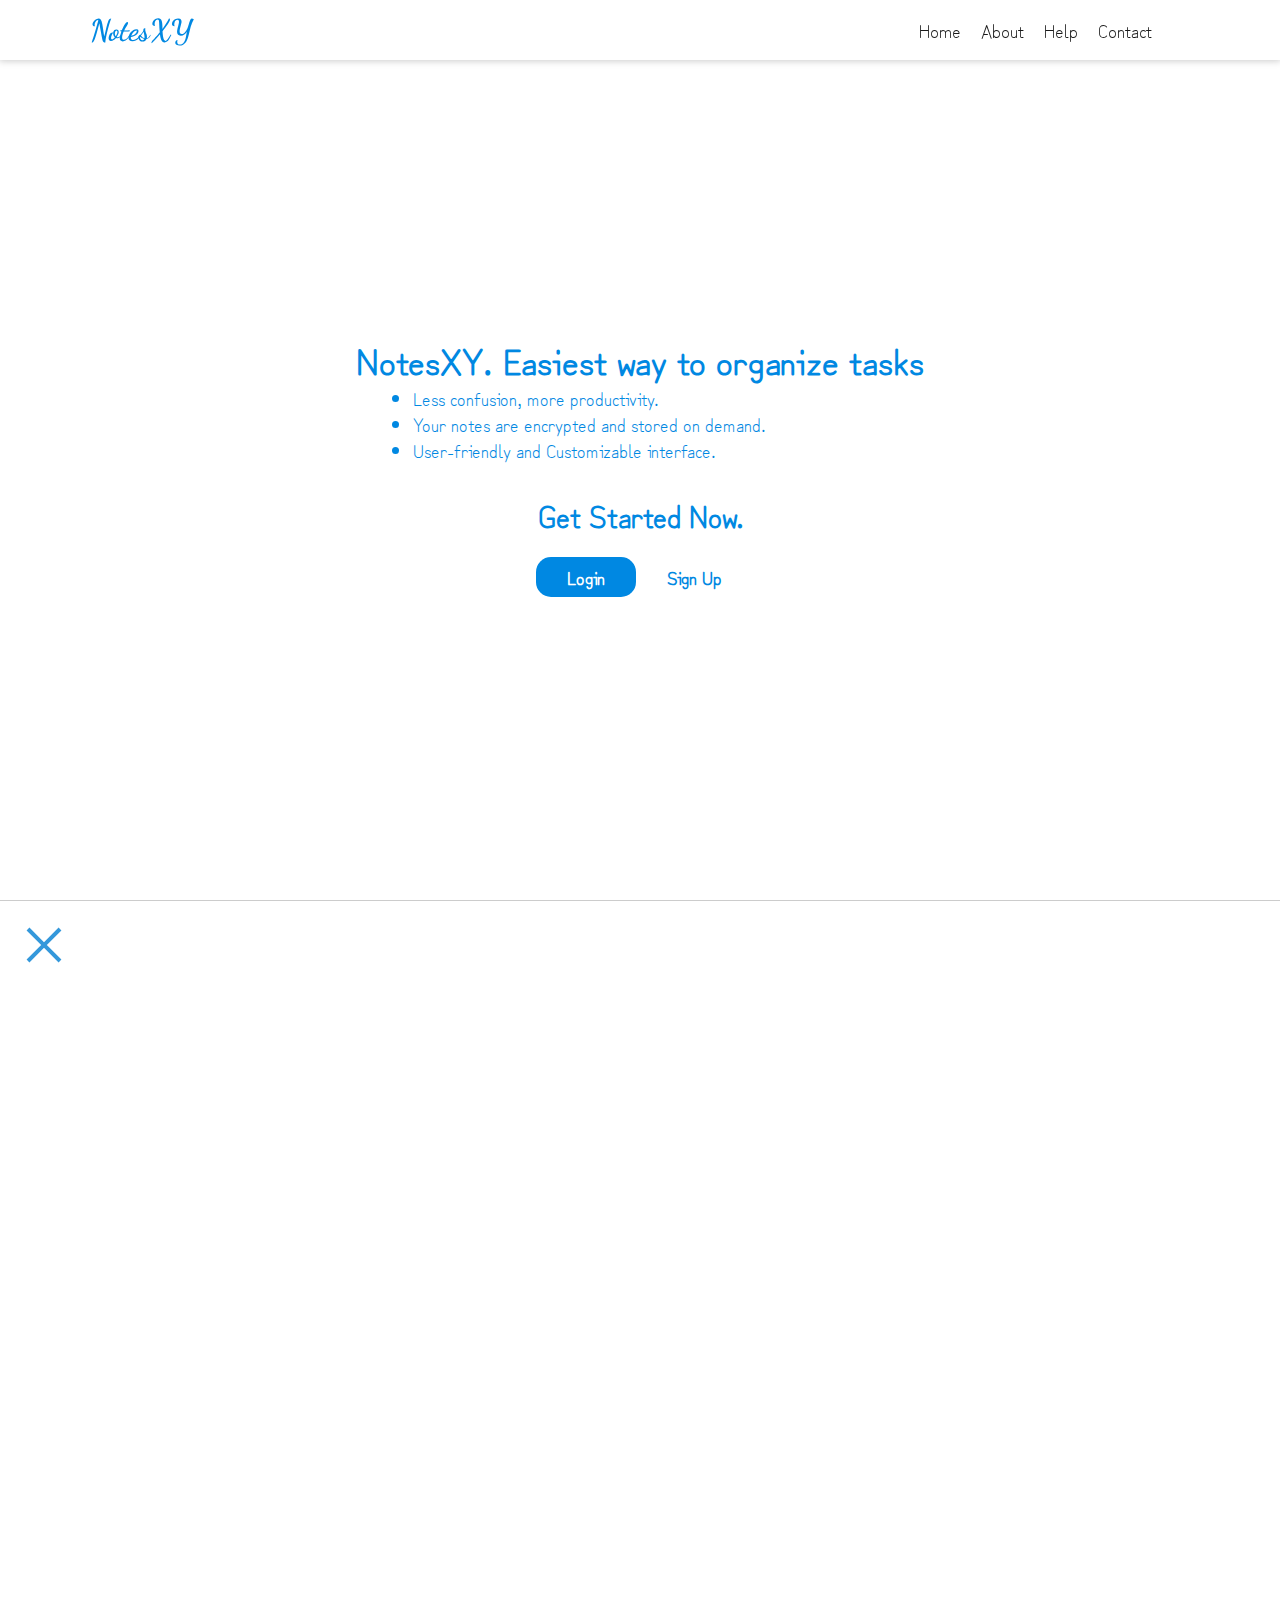
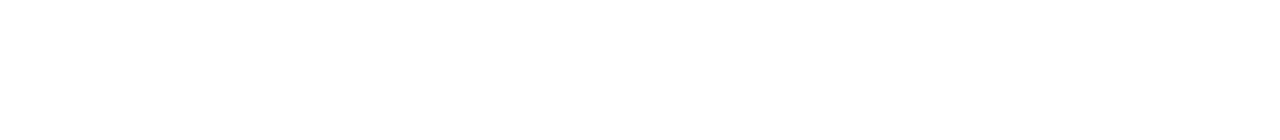
<file: projects/notesApp/index.html>
<!DOCTYPE html>
<html>
    <head>
        <title>NotesXY</title>
        <meta charset="utf-8">
        <meta name="viewport" content="width=device-width, initial-scale=1.0">
        <link rel="stylesheet" href="styles/common.css">
        <link rel="stylesheet" href="styles/index.css">
        <script src="scripts/login.js" defer></script>
    </head>
    <body>
        <header>
            <div class="headerLogo">NotesXY</div>
            <nav class="headerNav">
                <div class="navItem nI-Home">Home</div>
                <div class="navItem nI-About">About</div>
                <div class="navItem nI-Help">Help</div>
                <div class="navItem nI-Contact">Contact</div>
            </nav>
        </header>
        <div class="landingContainer">
            <div class="lc-Grid">
                <div class="lc-list">
                    <h2 class="lc-l-Title">NotesXY. Easiest way to organize tasks</h2>
                    <ul class="lc-l-Content">
                        <li>Less confusion, more productivity.</li>
                        <li>Your notes are encrypted and stored on demand.</li>
                        <li>User-friendly and Customizable interface.</li>
                    </ul>
                </div>
                <div class="getStarted">
                    <h4 class="lc-gs-Title">Get Started Now.</h4>
                    <div class="lc-gs-Content loginButton">Login</div>
                    <div class="lc-gs-Content signUpButton">Sign Up</div>
                </div>
            </div>
        </div>
        <div class="loginBox hidden">
            <button class="loginBoxClose"><svg xmlns="http://www.w3.org/2000/svg" x="0px" y="0px"
                width="48" height="48"
                viewBox="0 0 172 172"
                style=" fill:#000000;"><g fill="none" fill-rule="nonzero" stroke="none" stroke-width="1" stroke-linecap="butt" stroke-linejoin="miter" stroke-miterlimit="10" stroke-dasharray="" stroke-dashoffset="0" font-family="none" font-weight="none" font-size="none" text-anchor="none" style="mix-blend-mode: normal"><path d="M0,172v-172h172v172z" fill="none"></path><g fill="#3498db"><path d="M33.73372,23.59961l-10.13411,10.13411l52.26628,52.26628l-52.26628,52.26628l10.13411,10.13411l52.26628,-52.26628l52.26628,52.26628l10.13411,-10.13411l-52.26628,-52.26628l52.26628,-52.26628l-10.13411,-10.13411l-52.26628,52.26628z"></path></g></g></svg></button>
            <form class="loginForm hidden">
                <div class="lf-heading">Enter Login Credentials <span><u>Create An Account Instead?</u></span></div>
                <input class="lb-username" type="text" placeholder="Enter Username">
                <input class="lb-password" type="password" placeholder="Enter Password">
                <div class="input-group">
                    <label for="lb-StaySignedIn">Stay Signed In?</label>
                    <input class="lb-StaySignedIn" type="checkbox">
                    <svg xmlns="http://www.w3.org/2000/svg" x="0px" y="0px" width="30" height="30" viewBox="0 0 172 172" style=" fill:#ffffff;"><g transform=""><g fill="white" fill-rule="nonzero" stroke="none" stroke-width="1" stroke-linecap="butt" stroke-linejoin="miter" stroke-miterlimit="10" stroke-dasharray="" stroke-dashoffset="0" font-family="none" font-weight="none" font-size="none" text-anchor="none" style="mix-blend-mode: normal"><path d="M0,172v-172h172v172z" fill="none"></path><g fill="#ffffff"><path d="M95.7825,37.84c-1.69312,0.26875 -2.92937,1.73344 -2.9025,3.44v27.52h-75.68c-1.89469,0 -3.44,1.54531 -3.44,3.44v27.52c0,1.89469 1.54531,3.44 3.44,3.44h75.68v27.52c0.02688,1.29 0.76594,2.44563 1.92156,3.01c1.15562,0.56438 2.52625,0.44344 3.56094,-0.3225l58.48,-44.72c0.81969,-0.65844 1.29,-1.63937 1.29,-2.6875c0,-1.04812 -0.47031,-2.02906 -1.29,-2.6875l-58.48,-44.72c-0.72562,-0.59125 -1.65281,-0.86 -2.58,-0.7525zM99.76,48.16l49.45,37.84l-49.45,37.84v-24.08c0,-1.89469 -1.54531,-3.44 -3.44,-3.44h-75.68v-20.64h75.68c1.89469,0 3.44,-1.54531 3.44,-3.44z"></path></g></g></g></svg>
                    <button type="submit" id="loginSubmit"></button>
                </div>
            </form>
            <form class="signUpForm hidden">
                <div class="lf-heading">Enter Credentials <span><u>Login Instead?</u></span></div>
                <input class="lb-username" type="text" placeholder="Enter Username">
                <input class="lb-email" type="email" placeholder="Enter Email Address">
                <input class="lb-password" type="password" placeholder="Enter Password">
                <div class="submit-group">
                    <button type="submit" id="newAccountSubmit">CONTINUE</button>
                    <svg xmlns="http://www.w3.org/2000/svg" x="0px" y="0px" width="30" height="30" viewBox="0 0 172 172" style=" fill:#ffffff;"><g transform=""><g fill="white" fill-rule="nonzero" stroke="none" stroke-width="1" stroke-linecap="butt" stroke-linejoin="miter" stroke-miterlimit="10" stroke-dasharray="" stroke-dashoffset="0" font-family="none" font-weight="none" font-size="none" text-anchor="none" style="mix-blend-mode: normal"><path d="M0,172v-172h172v172z" fill="none"></path><g fill="#ffffff"><path d="M95.7825,37.84c-1.69312,0.26875 -2.92937,1.73344 -2.9025,3.44v27.52h-75.68c-1.89469,0 -3.44,1.54531 -3.44,3.44v27.52c0,1.89469 1.54531,3.44 3.44,3.44h75.68v27.52c0.02688,1.29 0.76594,2.44563 1.92156,3.01c1.15562,0.56438 2.52625,0.44344 3.56094,-0.3225l58.48,-44.72c0.81969,-0.65844 1.29,-1.63937 1.29,-2.6875c0,-1.04812 -0.47031,-2.02906 -1.29,-2.6875l-58.48,-44.72c-0.72562,-0.59125 -1.65281,-0.86 -2.58,-0.7525zM99.76,48.16l49.45,37.84l-49.45,37.84v-24.08c0,-1.89469 -1.54531,-3.44 -3.44,-3.44h-75.68v-20.64h75.68c1.89469,0 3.44,-1.54531 3.44,-3.44z"></path></g></g></g></svg>
                </div>
            </form>
        </div>
    </body>
</html>
</file>
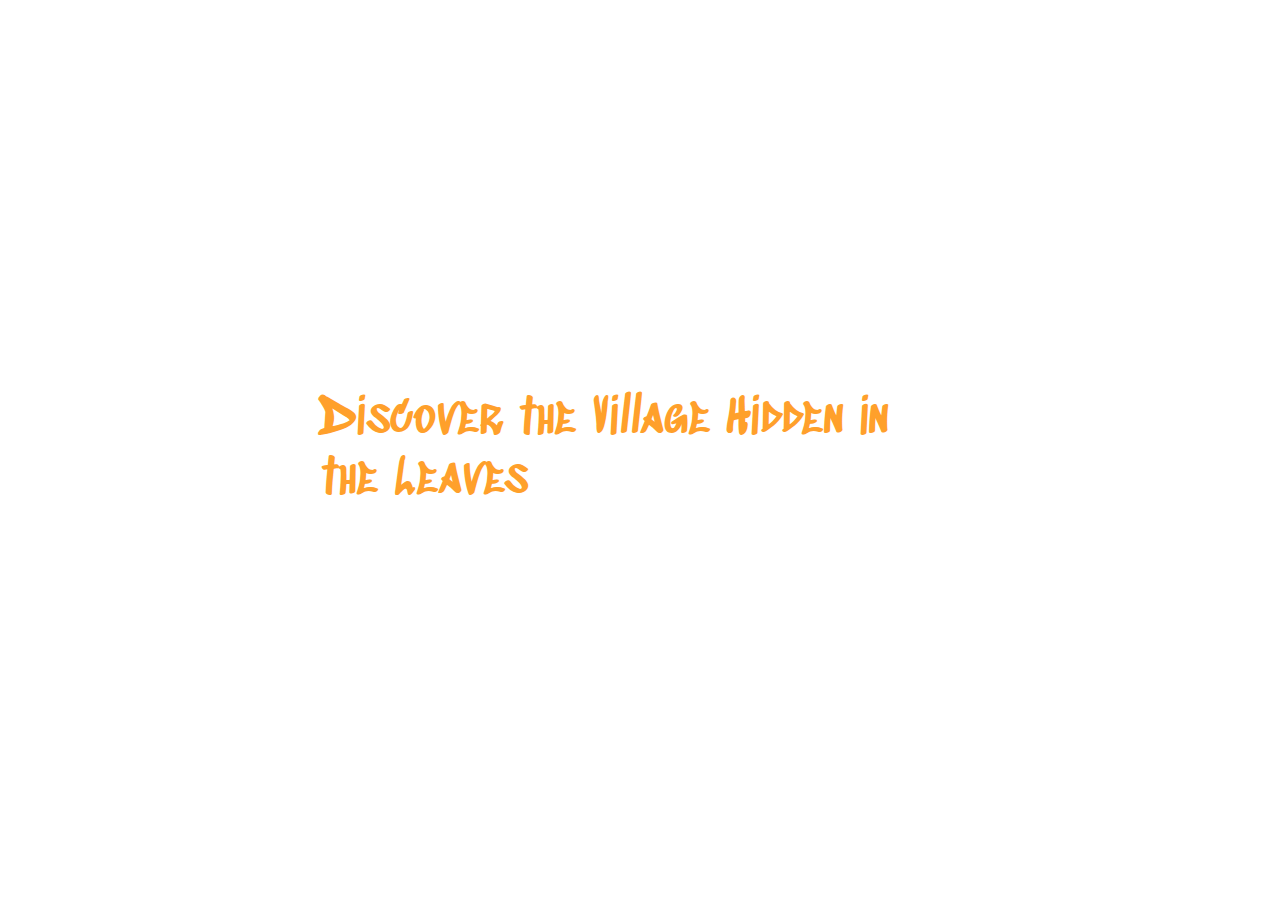
<file: projects/Project Konoha/index.html>
<!DOCTYPE html>
<html>
    <head>
        <title>Project Konoha</title>
        <link rel="icon" type="image/x-icon" href="/favicon.ico">
        <link rel="stylesheet" type="text/css" href="styles/reset.css">
        <link rel="stylesheet" type="text/css" href="styles/loading.css">
        <script src="scripts/main.js" type="module"></script>
    </head>
    <body>
        <div class="loader-container">
            <div id="loader-text">Discover the Village Hidden in the Leaves</div>
            <div id="loader-hint">Right Click For Hint</div>
            <canvas id="loading-canvas"></canvas>
        </div>
    </body>
</html>
</file>
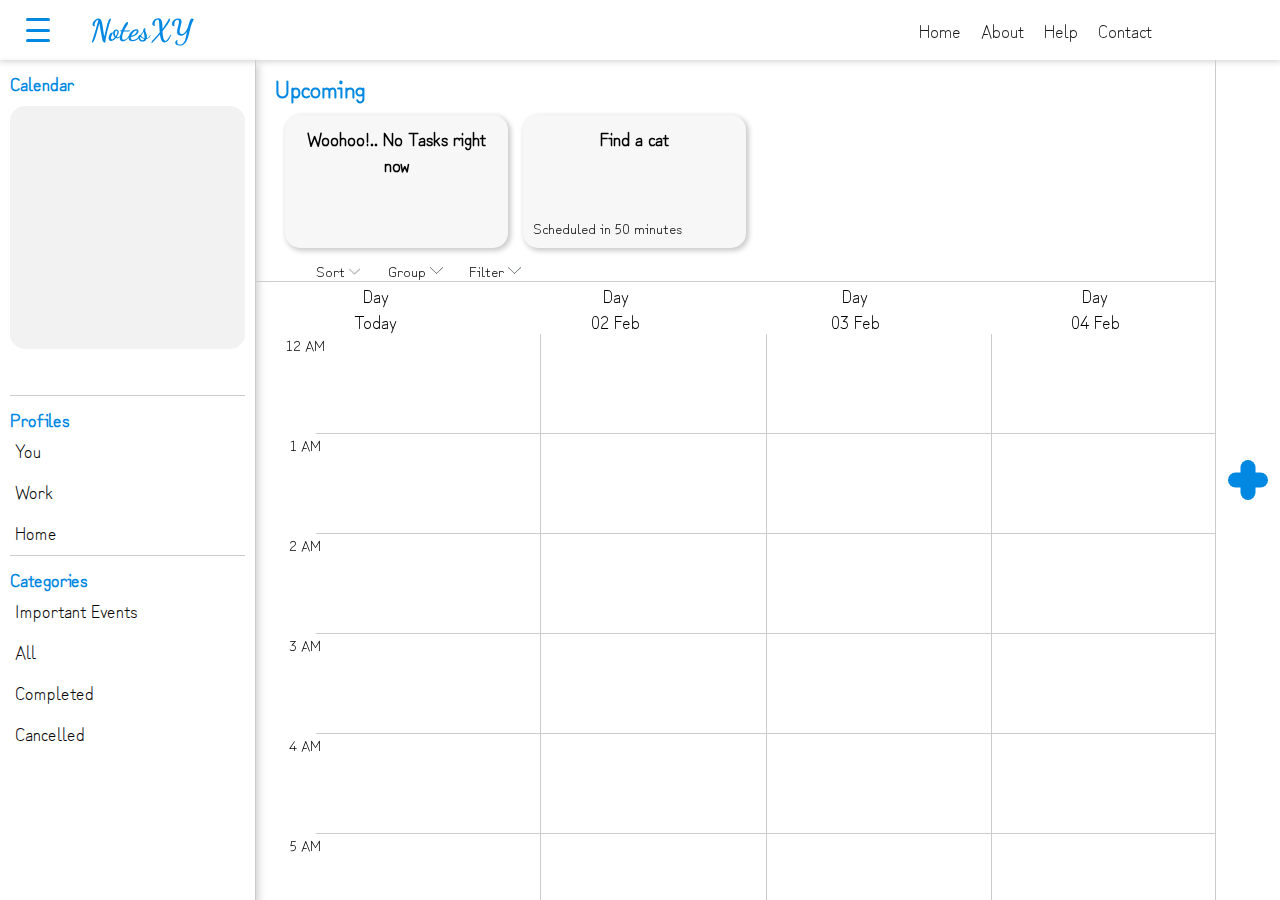
<file: projects/notesApp/dashboard.html>
<!DOCTYPE html>
<html>
    <head>
        <title>NotesXY</title>
        <meta charset="utf-8">
        <meta name="viewport" content="width=device-width, initial-scale=1.0">
        <meta name="theme-color" content="#03c2fc">
        <link rel="stylesheet" href="styles/common.css">
        <link rel="stylesheet" href="styles/dashboard.css">
        <script src="scripts/main.js" defer></script>
    </head>
    <body>
        <header>
            <div class="headerMenuIcon">
                <div class="hmi-item hmi-upper"></div>
                <div class="hmi-item hmi-mid"></div>
                <div class="hmi-item hmi-lower"></div>
            </div>
            <div class="headerLogo">NotesXY</div>
            <nav class="headerNav">
                <div class="navItem nI-Home">Home</div>
                <div class="navItem nI-About">About</div>
                <div class="navItem nI-Help">Help</div>
                <div class="navItem nI-Contact">Contact</div>
            </nav>
            <div class="accountBtn"></div>
        </header>
        <div class="sidePanel">
            <script>
                var height = (window.innerHeight - 60).toString();
                document.getElementsByClassName('sidePanel')[0].style.height = height+"px";
            </script>
            <div class="sp-item sp-calendar">
                <h6>Calendar</h6>
                <div class="spc-container"></div>
            </div>
            <div class="sp-item sp-profiles">
                <h6>Profiles</h6>
                <div class="spp spp-main">You</div>
                <div class="spp spp-01">Work</div>
                <div class="spp spp-02">Home</div>
            </div>
            <div class="sp-item sp-others">
                <h6>Categories</h6>
                <div class="spo spo-important">Important Events</div>
                <div class="spo spo-all">All</div>
                <div class="spo spo-completed">Completed</div>
                <div class="spo spo-cancelled">Cancelled</div>
            </div>
        </div>
        <div class="tools-sidePanel">
            <script>
                var height = (window.innerHeight - 60).toString();
                document.getElementsByClassName('tools-sidePanel')[0].style.height = height+"px";
            </script>
            <div class="tsp-item addTaskButton">
                <div class="atb-icon horizontal"></div>
                <div class="atb-icon vertical"></div>
                <div class="atb-text">Add An Event</div>
            </div>
        </div>
        <div class="main-content">
            <script>
                var height = (window.innerHeight - 60).toString();
                document.getElementsByClassName('main-content')[0].style.height = height+"px";
            </script>
            <div class="upcomingTasks">
                <h4>Upcoming</h4>
                <div class="ut-flexContainer">
                    <div class="ut-task utt-noTasks">
                        <h6>Woohoo!.. No Tasks right now</h6>
                    </div>
                    <div class="ut-task utt-01">
                        <h6>Find a cat</h6>
                        <p class="utt-detail"></p>
                        <span class="utt-time">Scheduled in 50 minutes</span>
                    </div>
                </div>
            </div>
            <div class="mpc-header">
                <div class="mpch-item mpch-sort">
                    Sort
                    <img src="icons8-arrow-24.png">
                </div>
                <div class="mpch-item mpch-groupBy">
                    Group
                    <img src="icons8-arrow-24.png">
                </div>
                <div class="mpch-item mpch-filter">
                    Filter
                    <img src="icons8-arrow-24.png">
                </div>
            </div>
            <div class="mpc-days">
                <div class="mpcd mpcd-today">Day<br>Today</div>
                <div class="mpcd mpcd-02-02-2022">Day<br>02 Feb</div>
                <div class="mpcd mpcd-03-02-2022">Day<br>03 Feb</div>
                <div class="mpcd mpcd-04-02-2022">Day<br>04 Feb</div>
            </div>
            <div class="mpct-container">
                <div class="mpc-timeline">
                    <div class="mpct-hour mpct-0">12 AM</div>
                    <div class="mpct-hour alternate mpct-1">1 AM</div>
                    <div class="mpct-hour mpct-2">2 AM</div>
                    <div class="mpct-hour alternate mpct-3">3 AM</div>
                    <div class="mpct-hour mpct-4">4 AM</div>
                    <div class="mpct-hour alternate mpct-5">5 AM</div>
                    <div class="mpct-hour mpct-6">6 AM</div>
                    <div class="mpct-hour alternate mpct-7">7 AM</div>
                    <div class="mpct-hour mpct-8">8 AM</div>
                    <div class="mpct-hour alternate mpct-9">9 AM</div>
                    <div class="mpct-hour mpct-10">10 AM</div>
                    <div class="mpct-hour alternate mpct-11">11 AM</div>
                    <div class="mpct-hour mpct-12">12 Noon</div>
                    <div class="mpct-hour alternate mpct-13">1 PM</div>
                    <div class="mpct-hour mpct-14">2 PM</div>
                    <div class="mpct-hour alternate mpct-15">3 PM</div>
                    <div class="mpct-hour mpct-16">4 PM</div>
                    <div class="mpct-hour alternate mpct-17">5 PM</div>
                    <div class="mpct-hour mpct-18">6 PM</div>
                    <div class="mpct-hour alternate mpct-19">7 PM</div>
                    <div class="mpct-hour mpct-20">8 PM</div>
                    <div class="mpct-hour alternate mpct-21">9 PM</div>
                    <div class="mpct-hour mpct-22">10 PM</div>
                    <div class="mpct-hour alternate mpct-23">11 PM</div>
                </div>
                <div class="mpct-grid">
                    <div class="mpctg-day mpctg-today">
                        <div class="mpctg-cell mpctg-0"></div>
                        <div class="mpctg-cell mpctg-1"></div>
                        <div class="mpctg-cell mpctg-2"></div>
                        <div class="mpctg-cell mpctg-3"></div>
                        <div class="mpctg-cell mpctg-4"></div>
                        <div class="mpctg-cell mpctg-5"></div>
                        <div class="mpctg-cell mpctg-6"></div>
                        <div class="mpctg-cell mpctg-7"></div>
                        <div class="mpctg-cell mpctg-8"></div>
                        <div class="mpctg-cell mpctg-9"></div>
                        <div class="mpctg-cell mpctg-10"></div>
                        <div class="mpctg-cell mpctg-11"></div>
                        <div class="mpctg-cell mpctg-12"></div>
                        <div class="mpctg-cell mpctg-13"></div>
                        <div class="mpctg-cell mpctg-14"></div>
                        <div class="mpctg-cell mpctg-15"></div>
                        <div class="mpctg-cell mpctg-16"></div>
                        <div class="mpctg-cell mpctg-17"></div>
                        <div class="mpctg-cell mpctg-18"></div>
                        <div class="mpctg-cell mpctg-19"></div>
                        <div class="mpctg-cell mpctg-20"></div>
                        <div class="mpctg-cell mpctg-21"></div>
                        <div class="mpctg-cell mpctg-22"></div>
                        <div class="mpctg-cell mpctg-23"></div>
                    </div>
                    <div class="mpctg-day mpctg-02-02">
                        <div class="mpctg-cell mpctg-0"></div>
                        <div class="mpctg-cell mpctg-1"></div>
                        <div class="mpctg-cell mpctg-2"></div>
                        <div class="mpctg-cell mpctg-3"></div>
                        <div class="mpctg-cell mpctg-4"></div>
                        <div class="mpctg-cell mpctg-5"></div>
                        <div class="mpctg-cell mpctg-6"></div>
                        <div class="mpctg-cell mpctg-7"></div>
                        <div class="mpctg-cell mpctg-8"></div>
                        <div class="mpctg-cell mpctg-9"></div>
                        <div class="mpctg-cell mpctg-10"></div>
                        <div class="mpctg-cell mpctg-11"></div>
                        <div class="mpctg-cell mpctg-12"></div>
                        <div class="mpctg-cell mpctg-13"></div>
                        <div class="mpctg-cell mpctg-14"></div>
                        <div class="mpctg-cell mpctg-15"></div>
                        <div class="mpctg-cell mpctg-16"></div>
                        <div class="mpctg-cell mpctg-17"></div>
                        <div class="mpctg-cell mpctg-18"></div>
                        <div class="mpctg-cell mpctg-19"></div>
                        <div class="mpctg-cell mpctg-20"></div>
                        <div class="mpctg-cell mpctg-21"></div>
                        <div class="mpctg-cell mpctg-22"></div>
                        <div class="mpctg-cell mpctg-23"></div>
                    </div>
                    <div class="mpctg-day mpctg-03-02">
                        <div class="mpctg-cell mpctg-0"></div>
                        <div class="mpctg-cell mpctg-1"></div>
                        <div class="mpctg-cell mpctg-2"></div>
                        <div class="mpctg-cell mpctg-3"></div>
                        <div class="mpctg-cell mpctg-4"></div>
                        <div class="mpctg-cell mpctg-5"></div>
                        <div class="mpctg-cell mpctg-6"></div>
                        <div class="mpctg-cell mpctg-7"></div>
                        <div class="mpctg-cell mpctg-8"></div>
                        <div class="mpctg-cell mpctg-9"></div>
                        <div class="mpctg-cell mpctg-10"></div>
                        <div class="mpctg-cell mpctg-11"></div>
                        <div class="mpctg-cell mpctg-12"></div>
                        <div class="mpctg-cell mpctg-13"></div>
                        <div class="mpctg-cell mpctg-14"></div>
                        <div class="mpctg-cell mpctg-15"></div>
                        <div class="mpctg-cell mpctg-16"></div>
                        <div class="mpctg-cell mpctg-17"></div>
                        <div class="mpctg-cell mpctg-18"></div>
                        <div class="mpctg-cell mpctg-19"></div>
                        <div class="mpctg-cell mpctg-20"></div>
                        <div class="mpctg-cell mpctg-21"></div>
                        <div class="mpctg-cell mpctg-22"></div>
                        <div class="mpctg-cell mpctg-23"></div>
                    </div>
                    <div class="mpctg-day mpctg-04-02">
                        <div class="mpctg-cell mpctg-0"></div>
                        <div class="mpctg-cell mpctg-1"></div>
                        <div class="mpctg-cell mpctg-2"></div>
                        <div class="mpctg-cell mpctg-3"></div>
                        <div class="mpctg-cell mpctg-4"></div>
                        <div class="mpctg-cell mpctg-5"></div>
                        <div class="mpctg-cell mpctg-6"></div>
                        <div class="mpctg-cell mpctg-7"></div>
                        <div class="mpctg-cell mpctg-8"></div>
                        <div class="mpctg-cell mpctg-9"></div>
                        <div class="mpctg-cell mpctg-10"></div>
                        <div class="mpctg-cell mpctg-11"></div>
                        <div class="mpctg-cell mpctg-12"></div>
                        <div class="mpctg-cell mpctg-13"></div>
                        <div class="mpctg-cell mpctg-14"></div>
                        <div class="mpctg-cell mpctg-15"></div>
                        <div class="mpctg-cell mpctg-16"></div>
                        <div class="mpctg-cell mpctg-17"></div>
                        <div class="mpctg-cell mpctg-18"></div>
                        <div class="mpctg-cell mpctg-19"></div>
                        <div class="mpctg-cell mpctg-20"></div>
                        <div class="mpctg-cell mpctg-21"></div>
                        <div class="mpctg-cell mpctg-22"></div>
                        <div class="mpctg-cell mpctg-23"></div>
                    </div>
                </div>
            </div>
        </div>
    </body>
</html>
</file>
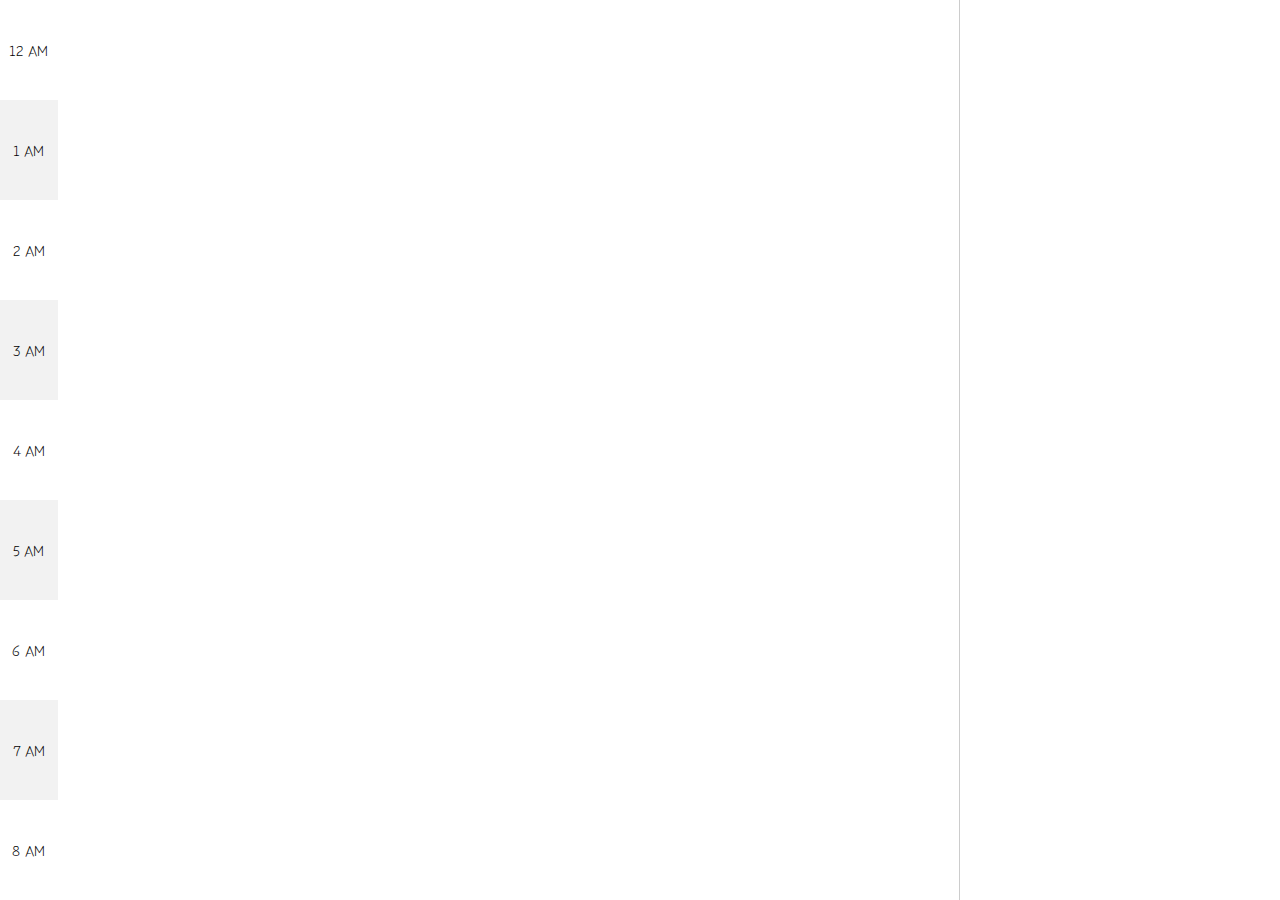
<file: projects/notesApp/test.html>
<!DOCTYPE html>
<html>
    <head>
        <title>NotesXY</title>
        <meta charset="utf-8">
        <link rel="stylesheet" href="styles/test.css">
    </head>
    <body>
        <div class="mpct-container">
            <div class="mpc-timeline">
                <div class="mpct-hour mpct-0">12 AM</div>
                <div class="mpct-hour alternate mpct-1">1 AM</div>
                <div class="mpct-hour mpct-2">2 AM</div>
                <div class="mpct-hour alternate mpct-3">3 AM</div>
                <div class="mpct-hour mpct-4">4 AM</div>
                <div class="mpct-hour alternate mpct-5">5 AM</div>
                <div class="mpct-hour mpct-6">6 AM</div>
                <div class="mpct-hour alternate mpct-7">7 AM</div>
                <div class="mpct-hour mpct-8">8 AM</div>
                <div class="mpct-hour alternate mpct-9">9 AM</div>
                <div class="mpct-hour mpct-10">10 AM</div>
                <div class="mpct-hour alternate mpct-11">11 AM</div>
                <div class="mpct-hour mpct-12">12 Noon</div>
                <div class="mpct-hour alternate mpct-13">1 PM</div>
                <div class="mpct-hour mpct-14">2 PM</div>
                <div class="mpct-hour alternate mpct-15">3 PM</div>
                <div class="mpct-hour mpct-16">4 PM</div>
                <div class="mpct-hour alternate mpct-17">5 PM</div>
                <div class="mpct-hour mpct-18">6 PM</div>
                <div class="mpct-hour alternate mpct-19">7 PM</div>
                <div class="mpct-hour mpct-20">8 PM</div>
                <div class="mpct-hour alternate mpct-21">9 PM</div>
                <div class="mpct-hour mpct-22">10 PM</div>
                <div class="mpct-hour alternate mpct-23">11 PM</div>
            </div>
        </div>
    </body>
</html>
</file>
<file: styles/landing.css>

</file>
<file: clientSample/common.css>
@import url('https://fonts.googleapis.com/css2?family=Saira+Condensed:wght@200;400;700;900&display=swap');
* {
    margin: 0;
    padding: 0;
    box-sizing: border-box;
    --fullWidth: 100vw;
}
html, body {
    width: 100vw;
    height: 100vh;
    overflow: overlay;
    overflow-x: hidden;
    font-family: 'Saira Condensed', sans-serif;
    font-size: 30px;
}
*::-webkit-scrollbar {
    width: 10px;
    height: 100vh;
}
*::-webkit-scrollbar-thumb {
    background-color: #1a1a1a;
    border-radius: 10px;
}
*::-webkit-scrollbar-track-piece {
    background-color: #fafafa;
}
.thm-orange {
    color: orangered;
}
h1 {
    font-size: 3rem;
    color: #1a1a1a;
    font-weight: 900;
}
h2 {
    font-size: 2rem;
    color: #1a1a1a;
    font-weight: 700;
}
h6 {
    font-size: 1rem;
    font-weight: 400;
    color: orangered;
}
p {
    font-size: 1rem;
    color: #1a1a1a;
}
a, a:hover, a:visited {
    color: inherit;
    text-decoration-color: inherit;
}
.padding-l-20 {
    padding-left: 20px;
}
header {
    position: fixed;
    top: 0%;
    left: 0%;
    width: 100vw;
    height: 60px;
    font-weight: 400;
    font-size: 1rem;
    display: flex;
    justify-content: space-between;
    align-items: center;
    padding: 0px 15px;
    z-index: 10000;
    background-color: hsla(0deg, 0%, 100%, 0.8);
    backdrop-filter: blur(10px);
    backface-visibility: hidden;
}
.headerMenuBtn {
    display: flex;
    align-items: center;
    gap: 5px;
}
.headerContactBtn {
    display: flex;
    align-items: center;
    gap: 5px;
}
.headerLogo {
    font-weight: 900;
}
.circle-div {
    width: 36px;
    height: 36px;
    border-radius: 36px;
}
.hmb-circle {
    background-color: #1a1a1a;
}
.hcb-circle {
    background-color: orangered;
}
.h-menuExpanded {
    position: fixed;
    top: 0%;
    left: 0%;
    width: 100vw;
    height: 100vh;
    background-color: hsla(0deg, 0%, 10%, 0.9);
    overflow: hidden;
    z-index: 10001;
    color: white;
    backdrop-filter: blur(10px);
    display: flex;
    flex-direction: column;
    align-items: center;
    justify-content: space-evenly;
    font-size: 2rem;
}
.h-menuExpanded.inactive {
    display: none;
}

.h-contactExpanded {
    position: fixed;
    top: 0%;
    left: 0%;
    width: 100vw;
    height: 100vh;
    background-color: hsla(16, 100%, 50%, 0.9);
    overflow: hidden;
    z-index: 10001;
    color: white;
    backdrop-filter: blur(10px);
    display: flex;
    flex-direction: column;
    align-items: center;
    justify-content: space-evenly;
    font-size: 2rem;
}
.h-contactExpanded.inactive {
    display: none;
}
/* Media Queries begin here */
@media only screen and (max-width: 1000px) {
    html, body {
        font-size: 26px;
    }
}
@media only screen and (max-width: 800px) {
    html, body {
        font-size: 22px;
    }
}
@media only screen and (max-width: 700px) {
    html, body {
        font-size: 20px;
    }
}
@media only screen and (max-width: 600px) {
    html, body {
        font-size: 12px;
    }
}
</file>
<file: clientSample/index.css>
/* home-section-1 styles defined below */
.home-section-1 {
    position: absolute;
    height: calc(100vh - 60px);
    width: 100vw;
    left: 0%;
    top: 60px;
    background: url('./landing-sec1-bg.png') no-repeat ;
    background-position: center;
    background-size: cover;
}
.home-section-1 > h1 {
    position: absolute;
    width: fit-content;
    top: 30%;
    left: 50%;
    transform: translateX(-50%);
}
.hs-1-exploreBtn {
    position: absolute;
    bottom: 10%;
    left: 50%;
    transform: translateX(-50%);
    display: flex;
    flex-direction: column;
    gap: 5px;
    font-size: 0.8rem;
}
.hs-1-exploreBtn:hover {
    cursor: default;
}
</file>
<file: coalition_tech_assignment/frontend_test/assets/styles/main.css>
@import url('https://fonts.googleapis.com/css2?family=Bebas+Neue&family=Lato:ital,wght@0,100;0,300;0,400;0,700;0,900;1,100;1,300;1,400;1,700;1,900&family=Oswald:wght@200..700&display=swap');
  
/*--------------------------------- 
COMMONS
---------------------------------*/
section h4 {
    font-size: 136px;
    color:rgba(65, 79, 107, 0.502);
    font-family: 'Oswald', sans-serif;
    font-weight: 700;
}
section h4 span {
    position: relative;
    top: -30px;
    left: -30px;
    font-size: 32px;
    color: #414f6b;
}
section h4 span::after {
    content: '';
    position: absolute;
    background-color: #414f6b;
    width: 20px;
    height: 20px;
    bottom: -20px;
    left: 0px;
}
section p {
    font-family: 'Lato', sans-serif;
    font-weight: 300;
    font-size: 16px;
}
h5 {
    font-size: 32px;
    color: #414f6b;
    font-weight: 700;
    font-family: "Oswald";
}
td {
    color: #000;
    font-weight: 300;
    font-family: "Lato", sans-serif;
    font-size: 16px;
}
.accordion-button:not(.collapsed) {
    background-color: #414f6b;
    color: #b0b4be;
}


/*--------------------------------- 
STICKY HEADER
---------------------------------*/
header {
    position: -webkit-sticky;
    position: sticky;
    top: 0vh;
    height: 80px;
    background-color: #fff;
    z-index: 9999;
}

header .nav-item a {
    color: #414f6b;
    font-family: 'Lato', sans-serif;
    font-weight: 900;
    font-style: italic;
    font-size: 12px;
    border-bottom: 1px solid #414f6b;
    padding-bottom: 1px !important;
}

/*--------------------------------- 
HERO SECTION
---------------------------------*/
#hero {
    height: 100vh;
    background: url('../media/images/mountains_full.png') center top / cover no-repeat;
    background-attachment: fixed;
}
#hero::after {
    content: '';
    position: absolute;
    top: 0;
    left: 0;
    width: 100vw;
    height: 100vh;
    background: url('../media/images/mountains_front.png') center top / cover no-repeat;
    z-index: 3;
    pointer-events: none;
}

#hero .nav-item a {
    color: #fff;
    font-family: 'Lato', sans-serif;
    font-weight: 900;
    font-style: italic;
    font-size: 12px;
    border-bottom: 1px solid white;
    padding-bottom: 1px !important;
}
#hero nav {
    position: relative;
    z-index: 999;
}

#hero .content {
    margin-top: 13vw;
    text-align: justify;
}

#hero h2 {
    font-family: 'Bebas', sans-serif;
    font-size: 50px;
    color: #4d4d4d;
    letter-spacing: -2px;
    font-weight: 600;
    text-align: center;
}

#hero h2+h2 {
    margin-top: 0px;
    font-size: 59px;
    color: #414f6b;
}

@media screen and (min-width: 576px) {
    #hero h2 {
        font-size: 80px;
        letter-spacing: -4px;
    }
    #hero h2+h2 {
        font-size: 93px;
    }
}
@media screen and (min-width: 768px) {
    #hero h2 {
        text-align: left
    }
}
@media screen and (min-width: 992px) {
    #hero h2 {
        font-size: 100px;
        letter-spacing: -8px;
        text-align: left;
    }
    #hero h2+h2 {
        margin-top: -45px;
        font-size: 115px;
    }
}

/*--------------------------------- 
HISTORY SECTION
---------------------------------*/
#history {
    position: relative;
    height: calc(100vh - 80px);
    background: url('../media/images/peak.png') center top / cover no-repeat;
}
#history .swiper {
    width: 100%;
    height: 195px;
    overflow: hidden;
}
#history .swiper-pagination-bullet {
    background-color: #fff;
    opacity: 0.2;
    width: 6px;
    height: 6px;
    border-radius: 3px;
}
#history .swiper-pagination-bullet.swiper-pagination-bullet-active {
    opacity: 1;
}
#history .swiper-bg {
    content: '';
    position: absolute;
    bottom: 0;
    width: 100vw;
    height: 195px;
    left: 50%;
    transform: translateX(-50%);
    background-color: rgba(26, 46, 86, 0.551);
}
#history .swiper-slide {
    display: flex;
    align-items: center;
    justify-content: center;
    padding-bottom: 20px;
}

/*--------------------------------- 
TEAM SECTION
---------------------------------*/
#team {
    min-height: calc(100vh - 80px);
    display: flex;
    flex-direction: column;
}
#team .tab-root {
    background-color: #414f6b;
}
#team .nav-tabs .nav-link {
    border-radius: 0px;
    font-size: 20px;
    font-weight: 700;
    font-family: "Oswald", sans-serif;
    text-decoration: underline;
    color: #b0b4be;
    border: none;
}
#team .nav-tabs .nav-link.active {
    background-color: #b0b4be;
    color: #414f6b;
}
#team .tab-content {
    flex-grow: 1;
}
#team .tab-pane {
    width: 100%;
    height: 100%;
    background-position: center bottom;
    background-size: cover;
}
#team .schedule-table {
    background-color: rgba(255,255,255,0.702);
}
#team table  * {
    background-color: transparent
}

/*--------------------------------- 
FOOTER
---------------------------------*/
footer {
    background: #414f6b;
}
footer p {
    font-size: 12px;
    letter-spacing: 1px;
    line-height: 20px;
    text-transform: uppercase;
    color: #63769d;
    font-weight: 900;
    font-style: italic;
    font-family: "Lato", sans-serif;
}
</file>
<file: projects/notesApp/styles/common.css>
@import url('https://fonts.googleapis.com/css2?family=Dancing+Script:wght@700&family=Zen+Kurenaido&display=swap');
* {
    margin: 0;
    padding: 0;
    box-sizing: border-box;
}
::-webkit-scrollbar {
    width: 12px;
}
 
::-webkit-scrollbar-track {
    border-radius: 10px;
}
 
::-webkit-scrollbar-thumb {
    border-radius: 10px;
    background-color: hsl(0deg, 0%, 80%);
    box-shadow: 0 0 3px rgba(0,0,0,0.5); 
}
html, body {
    width: 100vw;
    height: 100vh;
    overflow: hidden !important;
    font-size: 30px;
}
body {
    background: white;
    font-family: 'Zen Kurenaido', sans-serif;
}
@media (max-width: 600px) {
    html, body {
        font-size: 18px;
    }
}
header {
    position: fixed;
    top: 0%;
    left: 0%;
    height: 60px;
    width: 100vw;
    font-size: 0.6rem;
    box-shadow: 0px 0px 7px 1px hsl(0deg, 0%, 80%);
    z-index: 1000;
}
.headerMenuIcon {
    width: 24px;
    height: 24px;
    position: absolute;
    top: 50%;
    left: 2%;
    transform: translateY(-50%);
}
.hmi-item {
    width: 24px;
    height: 3px;
    border: 0px solid;
    border-radius: 5px;
    background-color: rgb(0, 136, 226);
}
.hmi-item.hmi-upper {
    position: absolute;
    top: 0%;
}
.hmi-item.hmi-upper:hover {
    animation: rotate45 500ms ease 0s;
    animation-fill-mode: forwards;
}
.hmi-item.hmi-mid {
    position: absolute;
    top: 45%;
}
.hmi-item.hmi-lower {
    position: absolute;
    bottom: 0%;
}
.headerLogo {
    position: absolute;
    top: 50%;
    left: 7%;
    transform: translateY(-50%);
    font-family: 'Dancing Script', cursive;
    font-weight: 700;
    font-size: 1rem;
    color: rgb(0, 136, 226);
}
.headerNav {
    display: flex;
    gap: 20px;
    position: absolute;
    top: 50%;
    right: 10%;
    transform: translateY(-50%);
    color: hsl(0deg, 0%, 10%);
}
.navItem:hover {
    color: rgb(0, 136, 226);
}
@keyframes rotate45 {
    0% {
        transform: rotateX(0deg);
    }
    100% {
        transform: rotateX(45deg);
    }
}
</file>
<file: projects/notesApp/styles/index.css>
.landingContainer {
    position: absolute;
    top: 60px;
    left:0%;
    width: 100vw;
    height: 90vh;
    z-index: 10;
}
.lc-Grid {
    display: flex;
    flex-direction: column;
    gap: 30px;
    align-items: center;
    position: absolute;
    width: 100vw;
    top: 50%;
    left: 50%;
    transform: translate(-50%,-50%);
}
.lc-l-Title {
    font-size: 1.2rem;
    color: rgb(0, 136, 226);
}
.lc-l-Content {
    font-size: 0.6rem;
    color: rgb(0, 136, 226);
    position: relative;
    left: 10%;

}
.getStarted {
    width: 100%;
    text-align: center;
}
.lc-gs-Title {
    font-size: 1rem;
    color: rgb(0, 136, 226);
}
.lc-gs-Content {
    display: inline-block;
    text-align: inherit;
    width: 100px;
    height: 40px;
    margin-top: 20px;
    font-size: 0.6rem;
    font-weight: bold;
    line-height: 40px;
}
.lc-gs-Content.loginButton {
    background-color: rgb(0, 136, 226);
    border: 0px white solid;
    border-radius: 15px;
    color: white;
}
.lc-gs-Content.loginButton:hover {
    transform: scale(1.1);
    box-shadow: 2px 2px 6px 0px hsl(0deg, 0%, 80%);
}
.lc-gs-Content.signUpButton {
    color: rgb(0, 136, 226);
}
.lc-gs-Content.signUpButton:hover {
    text-decoration: underline;
    transform: scale(1.1);
}
.loginBox {
    position: absolute;
    left: 0%;
    bottom:0%;
    width: 100vw;
    height: calc(100vh - 60px);
    background-color: white;
    font-size: 0.6rem;
    z-index: 500;
    border-top: 1px hsl(0deg, 0%, 80%) solid;
    transition: 300ms ease-in;
}
.loginBox.hidden {
    transform: translateY(100%);
}
.loginBoxClose {
    border: none;
    background-color: white;
    padding: 20px;
    z-index: 600;
}
.loginBoxClose:hover {
    background-color: hsl(0deg, 0%, 80%);
}
.loginForm {
    position: absolute;
    top: 50%;
    left: 50%;
    width: 40%;
    height: 80%;
    transform: translate(-50%, -50%);
    display: flex;
    flex-direction: column;
    align-items: center;
    justify-content: space-evenly;
}
.loginForm.hidden {
    display: none;
}
.signUpForm {
    position: absolute;
    top: 50%;
    left: 50%;
    width: 40%;
    height: 80%;
    transform: translate(-50%, -50%);
    display: flex;
    flex-direction: column;
    align-items: center;
    justify-content: space-evenly;
    z-index: 499;
}
.signUpForm.hidden {
    display: none;
}
.lb-username, .lb-password, .lb-email {
    width: 100%;
    min-height: 50px;
    padding: 10px;
    background-color: hsl(0deg, 0%, 97%);
    border: 1px hsl(0deg, 0%, 80%) solid;
    border-radius: 10px;
}
.lf-heading {
    padding: 5px;
}
.lf-heading > span {
    font-size: 0.5rem;
    color: rgb(0, 136, 226);
    padding-left: 10px;
    border-left: 3px hsl(0deg, 0%, 80%) solid;
}
.lb-username:hover, .lb-password:hover, .lb-email:hover {
    background-color: white;
    box-shadow: inset 0px 0px 2px 1px hsl(0deg, 0%, 80%);
}
.lb-username:focus, .lb-password:focus, .lb-email:focus {
    outline: none;
    border: 1px rgb(0, 136, 226) solid;
    background-color: white;
    box-shadow: inset 0px 0px 2px 1px hsl(0deg, 0%, 80%);
}
.input-group {
    position: relative;
    display: flex;
    gap: 10px;
    align-self: center;
    align-items: center;
}
.input-group > button {
    width: 50px;
    height: 50px;
    background-color: rgb(0, 136, 226);
    border: 0px hsl(0deg, 0%, 80%) solid;
    padding-left: 30px;
    border-radius: 50px;
    
}
.input-group > svg {
    position: absolute;
    right: 10px;
}
.submit-group {
    position: relative;
}
.submit-group > button {
    width: 150px;
    height: 40px;
    border-radius: 15px;
    background-color: rgb(0, 136, 226);
    text-align: left;
    line-height: 30px;
    padding-left: 20px;
    border: 0px solid;
    color: white;
    box-shadow: 2px 3px 5px 1px hsl(0deg, 0%, 50%);
}
.submit-group > button:hover {
    transform: scale(1.1);
}
.submit-group > svg {
    position: absolute;
    top: 5px;
    right: 20px;

}
@media (max-width: 600px) {
    .loginBox {
        height: 55%;
        width: 100%;
    }
    .loginForm, .signUpForm {
        width: 90%;
    }
    .loginBoxClose > svg {
        width: 24px;
        height: 24px;
    }
    .loginBoxClose {
        padding: 10px;
    }
}
</file>
<file: projects/Project Konoha/styles/loading.css>
@import url('https://fonts.googleapis.com/css2?family=Nanum+Pen+Script&family=Sedgwick+Ave+Display&display=swap');
html {
    height: 100vh;
    font-size: 24px;
}
body {
    height: 100%;
}
@media only screen and (max-width: 500px){
    html {
        font-size: 12px;
    }
}
.loader-container {
    width: 100%;
    height: 100%;
}
#loader-text {
    position: absolute;
    top: 50%;
    left: 50%;
    width: fit-content;
    transform: translate(-50%,-50%);
    color: rgb(255, 160, 43);
    font-family: 'Sedgwick Ave Display', cursive;
    font-size: 2rem;
}
#loader-hint {
    display: none;
}
canvas {
    display: block;
    width: 100%;
    height: 100%;
    z-index: -1;
}
</file>
<file: projects/notesApp/styles/dashboard.css>
.accountBtn {
    position: absolute;
    top: 50%;
    right: 3%;
    transform: translateY(-50%);
    width: 40px;
    height: 40px;
    background-image: url("https://img.icons8.com/external-inipagistudio-mixed-inipagistudio/100/000000/external-account-essential-mobile-apps-inipagistudio-mixed-inipagistudio.png");
    background-size: contain;
}
.main-content {
    display: flex;
    flex-direction: column;
    align-items: flex-start;
    position: absolute;
    top: 60px;
    left: 20%;
    width: 75%;
    border-right: 1px hsl(0deg, 0%, 80%) solid;
    z-index: 2000;
    transition: 200ms ease-in;
    transition-delay: 50ms;
}
.main-content.fullWidth {
    left: 0%;
    width: 95%;
}
.tools-sidePanel {
    position: absolute;
    top: 60px;
    right: 0%;
    height: 92%;
    width: 5%;
    display: flex;
    flex-direction: column;
    justify-content: center;
}
.tsp-item {
    position: relative;
    padding: 5px;
    width: 100%;
    height: 50px;
}
.tsp-item:hover {
    background-color: hsl(0deg, 0%, 95%);
    transform: scale(1.2);

}
.tsp-item.addTaskButton .atb-icon {
    position: absolute;
    top: 50%;
    left: 50%;
    transform: translate(-50%,-50%);
    width: 40px;
    height: 15px;
    background-color: rgb(0, 136, 226);
    /* box-shadow: 1px 5px 8px 1px hsl(0deg, 0%, 80%); */
    border-radius: 10px;
    z-index: 100;
}
.tsp-item.addTaskButton .atb-icon.vertical {
    z-index: 100;
    /* box-shadow: 0px 0px 8px 1px hsl(0deg, 0%, 80%); */
    transform: translate(-50%,-50%) rotateZ(90deg);
}
.tsp-item.addTaskButton .atb-text {
    display: none;
}
.sidePanel {
    display: flex;
    flex-direction: column;
    gap: 10px;
    width: 20vw;
    position: absolute;
    padding: 10px;
    top: 60px;
    left: 0%;
    font-size: 0.6rem;
    z-index: 999;
    border-right: 1px hsl(0deg, 0%, 80%) solid;
    box-shadow: 1px 5px 8px 1px hsl(0deg, 0%, 80%);
    transition: 200ms ease-in;
}
.sidePanel.hidden {
    left: -20%;
}
.sp-item {
    border-bottom: 1px hsl(0deg, 0%, 80%) solid;
}
.sp-item > h6{
    color: rgb(0, 136, 226);
}
.spp, .spo {
    /* font-weight: bold; */
    padding-top: 5px;
    padding-left: 5px;
    padding-bottom: 10px;
    border-radius: 5px;
}
.spp:hover, .spo:hover {
    background-color: hsl(0deg, 0%, 90%);
}
.sp-calendar {
    flex: 3;
}
.spc-container {
    margin-top: 10px;
    width: 100%;
    height: 75%;
    background-color: hsl(0deg, 0%, 95%);
    border-radius: 15px;
}
.sp-profile {
    flex: 2;
}
.sp-others {
    flex: 3;
    border: none;
}
.upcomingTasks {
    width: 100%;
    min-height: 200px;
    padding: 10px;
    padding-left: 2%;
}
.ut-flexContainer {
    /* position: absolute; */
    width: 98%;
    height: 85%;
    top: 24%;
    display: flex;
    gap: 15px;
    justify-content: flex-start;
    padding: 10px;
}
.ut-task {
    display: flex;
    flex-direction: column;
    justify-content: stretch;
    width: 25%;
    height: 100%;
    padding: 10px;
    background-color: hsl(0deg, 0%, 97%);
    box-shadow: 2px 2px 5px 1px hsl(0deg, 0%, 80%);
    border-radius: 15px;
    font-size: 0.5rem;
}
.utt-time {
    flex: 1;

}
.utt-detail {
    flex: 4;
}
.ut-task > h6 {
    flex: 1;
    text-align: center;
}
h4 {
    color: rgb(0, 136, 226);
    font-size: 0.8rem;
}
h6 {
    font-size: 0.6rem;
}
.mpct-container {
    position: relative;
    width: 100%;
    padding-left: 2%;
    overflow: auto;
}
.mpc-timeline {
    display: flex;
    flex-direction: column;
    width: 60px;
    font-size: 0.5rem;
    overflow: hidden;
}
.mpct-hour {
    min-height: 0;
    height: 100px;
    text-align: center;
    /* line-height: 100px; */
}
/* .mpct-hour.alternate {
    background-color: hsl(0deg, 0%, 95%);
} */
.mpc-header {
    display: flex;
    gap: 15px;
    align-items: center;
    width: 100%;
    padding-left: 60px;
    font-size: 0.5rem;
    /* background-color: hsl(0deg, 0%, 95%); */
    border-bottom: 1px hsl(0deg, 0%, 80%) solid;
    /* box-shadow: -1px 3px 4px 1px hsl(0deg, 0%, 80%); */
}
.mpch-item > img{
    width: 20%;
}
.mpc-days {
    display: flex;
    width: 100%;
    text-align: center;
    font-size: 0.6rem;
}
.mpcd {
    flex: 1;
}
.mpct-grid {
    position: absolute;
    top: 0%;
    left: 60px;
    width: 94%;
    display: flex;
    align-items: stretch;
}
.mpctg-day {
    flex: 1;

}
.mpctg-cell {
    height: 100px;
    border-bottom: 1px hsl(0deg, 0%, 80%) solid;
    border-right: 1px hsl(0deg, 0%, 80%) solid;
}
.mpctg-cell:hover {
    background-color: #ffffff;
    background-image: linear-gradient(135deg, #ffffff 0%, #f1f1f1 80%);
    box-shadow: 2px 2px 5px 1px hsl(0deg, 0%, 80%);
    border: none;
}
@keyframes slideLeft {
    0% {
        left: initial;
    }
    100% {
        left: calc(0% - initial);
    }
}
</file>
<file: projects/notesApp/styles/test.css>
@import url('https://fonts.googleapis.com/css2?family=Dancing+Script:wght@700&family=Zen+Kurenaido&display=swap');
* {
    margin: 0;
    padding: 0;
    box-sizing: border-box;
}
html, body {
    width: 100vw;
    height: 100vh;
    /* overflow: hidden; */
    font-size: 30px;
}
body {
    background: white;
    font-family: 'Zen Kurenaido', sans-serif;
}
.mpct-container {
    display: flex;
    position: absolute;
    top: 0%;
    left: 0%;
    width: 75vw;
    height: 100%;
    border-right: 1px hsl(0deg, 0%, 80%) solid;
    overflow: scroll;
}
.mpc-timeline {
    display: flex;
    flex-direction: column;
    height: 2400px;
    width: 6%;
    font-size: 0.5rem;
}
.mpct-hour {
    min-height: 0;
    height: 100px;
    text-align: center;
    line-height: 100px;
}
.mpct-hour.alternate {
    background-color: hsl(0deg, 0%, 95%);
}
</file>
<file: projects/Felix/assets/css/custom.css>
/*
html5doctor.com Reset Stylesheet
v1.6.1
Last Updated: 2010-09-17
Author: Richard Clark - http://richclarkdesign.com
Twitter: @rich_clark
*/

html, body, div, span, object, iframe,
h1, h2, h3, h4, h5, h6, p, blockquote, pre,
abbr, address, cite, code,
del, dfn, em, img, ins, kbd, q, samp,
small, strong, sub, sup, var,
b, i,
dl, dt, dd, ol, ul, li,
fieldset, form, label, legend,
table, caption, tbody, tfoot, thead, tr, th, td,
article, aside, canvas, details, figcaption, figure,
footer, header, hgroup, menu, nav, section, summary,
time, mark, audio, video {
    margin:0;
    padding:0;
    border:0;
    outline:0;
    font-size:100%;
    vertical-align:baseline;
    background:transparent;
}

body {
    overflow: overlay;
    line-height:1;
    background: #FFFDFA;
}
*::-webkit-scrollbar {
    position: relative;
    z-index: 9999;
}
*::-webkit-scrollbar-thumb {
    background-color: #ED1C24;
    border-radius: 10px;
    border: #FFFDFA 2px solid;
}

article,aside,details,figcaption,figure,
footer,header,hgroup,menu,nav,section {
    display:block;
}

nav ul {
    list-style:none;
}

blockquote, q {
    quotes:none;
}

blockquote:before, blockquote:after,
q:before, q:after {
    content:'';
    content:none;
}

a {
    margin:0;
    padding:0;
    font-size:100%;
    vertical-align:baseline;
    background:transparent;
}

/* change colours to suit your needs */
ins {
    background-color:#ff9;
    color:#000;
    text-decoration:none;
}

/* change colours to suit your needs */
mark {
    background-color:#ff9;
    color:#000;
    font-style:italic;
    font-weight:bold;
}

del {
    text-decoration: line-through;
}

abbr[title], dfn[title] {
    border-bottom:1px dotted;
    cursor:help;
}

table {
    border-collapse:collapse;
    border-spacing:0;
}

/* change border colour to suit your needs */
hr {
    display:block;
    height:1px;
    border:0;  
    border-top:1px solid #cccccc;
    margin:1em 0;
    padding:0;
}

input, select {
    vertical-align:middle;
}

/* 
------------------------------
------Main Styling Starts Here
------------------------------
*/

/* 
-----------------------------
Font Styling
-----------------------------
*/
@import url('https://fonts.googleapis.com/css2?family=Poppins:ital,wght@0,100;0,200;0,300;0,400;0,500;0,600;0,700;0,800;0,900;1,100;1,200;1,300;1,400;1,500;1,600;1,700;1,800;1,900&display=swap');
@import url('https://fonts.googleapis.com/css2?family=Open+Sans:wght@300;400;500;600;700;800&display=swap');

@font-face {
    font-family: 'Metropolis', sans-serif;
    src: url('../fonts/metropolis/Metropolis-Black.woff2');
    font-weight: 900;
}
@font-face {
    font-family: 'Metropolis', sans-serif;
    src: url('../fonts/metropolis/Metropolis-ExtraBold.woff2');
    font-weight: 800;
}
@font-face {
    font-family: 'Metropolis', sans-serif;
    src: url('../fonts/metropolis/Metropolis-Bold.woff2');
    font-weight: 700;
}
@font-face {
    font-family: 'Metropolis', sans-serif;
    src: url('../fonts/metropolis/Metropolis-SemiBold.woff2');
    font-weight: 600;
}
@font-face {
    font-family: 'Metropolis', sans-serif;
    src: url('../fonts/metropolis/Metropolis-Medium.woff2');
    font-weight: 500;
}
@font-face {
    font-family: 'Metropolis', sans-serif;
    src: url('../fonts/metropolis/Metropolis-Regular.woff2');
    font-weight: 400;
}
@font-face {
    font-family: 'Metropolis', sans-serif;
    src: url('../fonts/metropolis/Metropolis-Light.woff2');
    font-weight: 300;
}
@font-face {
    font-family: 'Metropolis', sans-serif;
    src: url('../fonts/metropolis/Metropolis-ExtraLight.woff2');
    font-weight: 200;
}
@font-face {
    font-family: 'Metropolis', sans-serif;
    src: url('../fonts/metropolis/Metropolis-Thin.woff2');
    font-weight: 100;
}

html {
    height: 100vh;
    font-size: 24px;
    font-weight: 400;
}
.metropolis {
    font-family: 'Metropolis', sans-serif;
}
.poppins {
    font-family: 'Poppins', sans-serif;
}
.open-sans {
    font-family: 'Open Sans', sans-serif;
}
h1 {
    font-size: 2rem;
}
p {
    font-size: 0.8rem;
}
.fw-900 {
    font-weight: 900 ;
}  
.fw-800 {
    font-weight: 800;
} 
.fw-700 {
    font-weight: 700;
}
.fw-600 {
    font-weight: 600;
}
.fw-500 {
    font-weight: 500 !important;
}
.fw-400 {
    font-weight: 400;
}
.fw-300 {
    font-weight: 300;
}
.fw-200 {
    font-weight: 200;
}
.fw-100 {
    font-weight: 100;
}
.f-small {
    font-size: 0.6rem;
}
.lh-100 {
    line-height: 1rem;
}
.lh-125 {
    line-height: 1.25rem;
}
.lh-150 {
    line-height: 1.50rem;
}
.lh-175 {
    line-height: 1.75rem;
}
.lh-200 {
    line-height: 2rem;
}

/* X-Small devices (portrait phones, less than 576px) */
@media (max-width: 575.98px) {

}

/* mall devices (landscape phones, less than 768px) */
@media (max-width: 767.98px) {
    html {
        font-size: 20px;
    }
}

/* Medium devices (tablets, less than 992px) */
@media (max-width: 991.98px) {

}

/* Large devices (desktops, less than 1200px) */
@media (max-width: 1199.98px) {

}

/* X-Large devices (large desktops, less than 1400px) */
@media (max-width: 1399.98px) {

}

/* 
-----------------------------
Bootstrap Overrides
-----------------------------
*/
.btn-primary {
    height: 36px;
    font-size: 0.66rem;
    line-height: 1rem;
    display: flex;
    justify-content: center;
    align-items: center;
    background: #ED1C24;
    border: none;
    border-radius: 10px;
    min-width: 5.5rem;
}
.btn-primary:hover {
    background: #ED1C24;
    /* background-color: #FFFFFF;
    border: 1px solid #ED1C24;
    color: #ED1C24; */
}
.btn-outline-primary {
    border-color: #ED1C24;
    color: #ED1C24;
    font-size: 0.66rem;
    border-radius: 12px;
}
.btn-outline-primary:hover {
    border-color: #ED1C24;
    color: #F7F7F7;
    background: linear-gradient(88.12deg, #ED1C24 -21.06%, #ED1C24 32.88%, #FA6E75 100%);
    box-shadow: #fa6e75c7 1px 3px 20px 0px;
}
.btn-outline-grey {
    width: 153px;
    height: 38px;
    line-height: 80%;
    border: 1px solid #5C5C5C;
    border-radius: 5px;
}
.btn-outline-grey:hover {
    box-shadow: #dfdfdf 0px 0px 20px 0px;
}
.btn-outline-grey:focus {
    box-shadow: none;
}
.txt-accent {
    color: #ED1C24;
}
.txt-brown {
    color: #4A0306;
}
.border-blur-orange {
    border-radius: 100%;
    box-shadow: rgba(255, 76, 84, 0.2) 0px 0px 20px 14px;
}
.border-100 {
    border-radius: 100%;
}

/* 
-----------------------------
Header & Navbar
-----------------------------
*/
header {
    padding: 23px 125.2px 0px;
    padding-bottom: 0;
    height: 87px;
    position: fixed;
    left: 0;
    top: 0;
    width: 100%;
    backdrop-filter: blur(8px);
    z-index: 9999;
}
header .navbar {
    padding-top: 0;
}
header .navbar-brand {
    font-size: 1rem;
    line-height: 1rem;
}
header .navbar-nav {
    font-size: 0.66rem;
    line-height: 1rem;
    padding: 9px 28px;
    background: #FFFFFF;
    box-shadow: 0px 4px 14px rgba(255, 76, 84, 0.16);
    border-radius: 12px;
}
header .search-btn {
    border-radius: 12px;
    width: 52px;
    height: 54px;
    box-shadow: 0px 4px 14px rgba(255, 76, 84, 0.16);
}
header .navbar-toggler {
    border: none;
}
header .navbar-toggler:focus {
    box-shadow: none;
    background: none;   
}

header .navbar-toggler.active svg path:nth-child(3) {
    transform: rotate(45deg) translate(8px, -13px);
}
header .navbar-toggler.active svg path:nth-child(2) {
    display: none;
}
header .navbar-toggler.active svg path:nth-child(4) {
    transform: rotate(-45deg) translate(-21px, 2px);
}
.header-bottom {
    position: fixed;
    width: calc(100vw - 4px);
    margin: 0 2px;
    bottom: 40px;
    left: 0px;
    height: 64px;
    font-size: 0.6rem;
    z-index: 9999;
    background-color: #FFFFFF;
}

@media (max-width: 767.98px) {
    header {
        padding: 20px 24px;
    }
    header .navbar-collapse {
        flex-grow: 0;
    }
    header .navbar {
        width: calc(100vw - 48px);
    }
    .header-bottom {
        bottom: 20px;
    }
}

@media (min-width: 767.98px) {
    header .navbar-collapse {
        flex-grow: 0;
    }
    header .navbar-brand img {
        width: 35px;
        height: 28px;
    }
    header .navbar-nav {
        position: relative;
        left: -4rem;
    }
}
@media (max-width: 1199.98px) {
    header .navbar-nav {
        left: -1rem;
    }
}
@media (max-width: 1399.98px) {
    header .navbar-nav {
        left: -3rem;
    }
}

/* 
-----------------------------
Hero Section
-----------------------------
*/
section > div{
    flex: 1;
}
.hero {

}
.hero-left {
    position: relative;
}
.hero h1 {
    font-size: 2rem;
}
.hero .thriving-underline {
    position: relative;
}
.hero .thriving-underline svg {
    position: absolute;
    bottom: -10px;
    right: 0px;
}
.hero-left img {
    position: absolute;
    top: 12vh;
}
.hero .swiper {
    position: relative;
    width: 400px;
    height: 480px;
}
.hero-swiper .swiper-wrapper {
    
}
.hero .swiper-slide {
    margin: 10px 5px;
}
.hero .swiper-pagination {
    right: 10px;
}
@media (max-width: 575.98px) {
    .hero h1 {
        font-size: 1.6rem;
    }
    .hero .thriving-underline svg {
        transform: scale(0.6);
        bottom: -6px;
        right: -1.4rem;
    }
}
/* 
-----------------------------
Hero Swiper Cards
-----------------------------
*/
.card-sl {
    border-radius: 29px;
    min-width: 290px;
    max-width: 360px;
    min-height: 382px;
    box-shadow: 0px 4px 22px rgba(237, 28, 36, 0.1);
}

.card-image img {
    max-height: 100%;
    max-width: 100%;
    border-radius: 8px 8px 0px 0;
}

.card-action:hover {
    animation: pulse 1.5s infinite;
    -webkit-animation: pulse 1.5s infinite;
}

.card-heading {
    font-size: 18px;
    font-weight: bold;
    background: #fff;
    padding: 10px 15px;
    border-radius: 29px 29px 0px 0px;
}
.card-heading.featured {
    padding-top: 0px;
}

.card-text {
    padding: 10px 15px;
    background: #fff;
    font-size: 14px;
    color: #636262;
    border-radius: 0px 0px 29px 29px;
}

.card-button {
    display: flex;
    justify-content: center;
    padding: 15px 0px;
    width: 100%;
    background: linear-gradient(162.92deg, #ED1C24 10.6%, #FF787D 129.85%);
    color: #fff;
    border-radius: 0px 0px 29px 29px;
}
.card-sl a:hover {
    color: #F7F7F7;
}
.card-sl h2 {
    font-size: 1rem;
}


@-webkit-keyframes pulse {
    0% {
        -moz-transform: scale(0.9);
        -ms-transform: scale(0.9);
        -webkit-transform: scale(0.9);
        transform: scale(0.9);
    }

    70% {
        -moz-transform: scale(1);
        -ms-transform: scale(1);
        -webkit-transform: scale(1);
        transform: scale(1);
        box-shadow: 0 0 0 50px rgba(90, 153, 212, 0);
    }

    100% {
        -moz-transform: scale(0.9);
        -ms-transform: scale(0.9);
        -webkit-transform: scale(0.9);
        transform: scale(0.9);
        box-shadow: 0 0 0 0 rgba(90, 153, 212, 0);
    }
}

/* 
-----------------------------
Programs Offered
-----------------------------
*/
#ex1 {
    background: #FFFFFF;
    box-shadow: 0px 1px 40px rgba(237, 28, 36, 0.08);
    border-radius: 35px;
    height: 65px !important;
}
#ex1 .nav-link {
    font-size: 0.7rem;
}
#ex1 .nav-link.active {
    position: relative;
    border: none;
    color: #FA3939;
}
#ex1 .nav-tabs {
    border-bottom: none;
}
#ex1 .nav-link {
    color: #414141;
    font-weight: 600;
    border: none;
}
#ex1 .nav-link.active::before {
    position: absolute;
    bottom: 5px;
    display: block;
    content: '';
    width: 80%;
    left: 10%;
    height: 2px;
    background-color: #FA6E75;
}
#ex1 .nav-link:focus-visible {
    outline: none;
}
#ex1 .nav-link::not(.active):hover {
    border: none;
    filter: brightness(80%);
}
#ex1+.tab-content .card-sl {
    width: 28%;
}
@media (max-width: 575.98px) {
    #ex1+.tab-content .card-sl {
        width: 100%;
        min-height: 198px;
    }
    #ex1+.tab-content .card-sl img {
        width: 48px;
        height: 48px;
    }
    .card-sl {
        position: relative;
    }
    #ex1+.tab-content .card-text {
        position: absolute;
        top: 10px;
        left: 0;
        width: 100%;
        background-color: transparent;
    }
    #ex1+.tab-content .card-sl .card-text > p:first-child {
        /* position: relative;
        top: -40px; */
    }
}

/* 
-----------------------------
Students success stories
-----------------------------
*/
.card-ml {
    border-radius: 29px;
    min-width: 290px;
    max-width: 314px;
    min-height: 382px;
    box-shadow: 0px 4px 22px rgba(237, 28, 36, 0.1);
}
.card-ml a:hover {
    color: #F7F7F7;
}
.card-ml h2 {
    font-size: 1rem;
}
.success-swiper {
    position: relative;
    height: fit-content;
    min-height: 520px;
}
.success-swiper .swiper-slide {
    display: flex;
    align-items: center;
    justify-content: center;
}
.success-swiper .swiper-pagination {
    bottom: -10px;
}
@media (max-width: 575.98px) {
    .success-stories .card-sl {
        max-width: none;
        width: 100%;
    }
    .success-swiper .swiper-slide {
        max-width: 314px;
    }
    .success-stories .swiper-wrapper {
        padding-left: 40px;
    }
}
/* 
-----------------------------
Recruitment Partners
-----------------------------
*/
.recruiter-swiper {
    position: relative;
    height: 42vh;
    min-height: 346px;
}
.recruiter-swiper .swiper-slide .col-6 {
    display: flex;
    align-items: center;
}
.recruiter-swiper .swiper-pagination {
    bottom: 0px;
}
.swiper-button-prev {
    left: 0px;
    top: 35%;
    color: black;
    width: 36px;
}
.swiper-button-next {
    right: 0px;
    top: 35%;
    color: black;
    width: 36px;
}
@media (max-width: 575.98px) {
    .recruiter-swiper .swiper-slide .row > div {
        width: 45%;
    }
    .recruiter-swiper .swiper-slide .row {
        gap: 10%;
    }
    .recruiter-swiper .swiper-pagination {
        bottom: 82px;
    }
}
/* 
-----------------------------
What Students Say
-----------------------------
*/
.review-swiper {
    position: relative;
    height: 80vh;

}
.review-swiper .card-sl {
    max-width: 300px;
    height: 413px;
}
.review-swiper .card-sl .f-small {
    font-size: 0.7rem !important;
}
.review-swiper .swiper-pagination {
    bottom: 80px;
}
/* 
-----------------------------
Placement Assistance
-----------------------------
*/
.placement-assistance > div:nth-child(2) {
    min-height: 70vh;
    gap: 30px;
}
.placement-assistance .card-sl {
    position: relative;
    min-width: 280px;
    max-width: 313px;
    max-height: 330px;
    min-height: 200px;
}
@media (max-width: 767.98px) {
    .placement-assistance .card-sl {
        min-height: 200px;
        box-shadow: none;
    }
    .placement-assistance .card-text .f-small {
        font-size: 1rem;
        font-weight: 300;
    }
}
</file>
